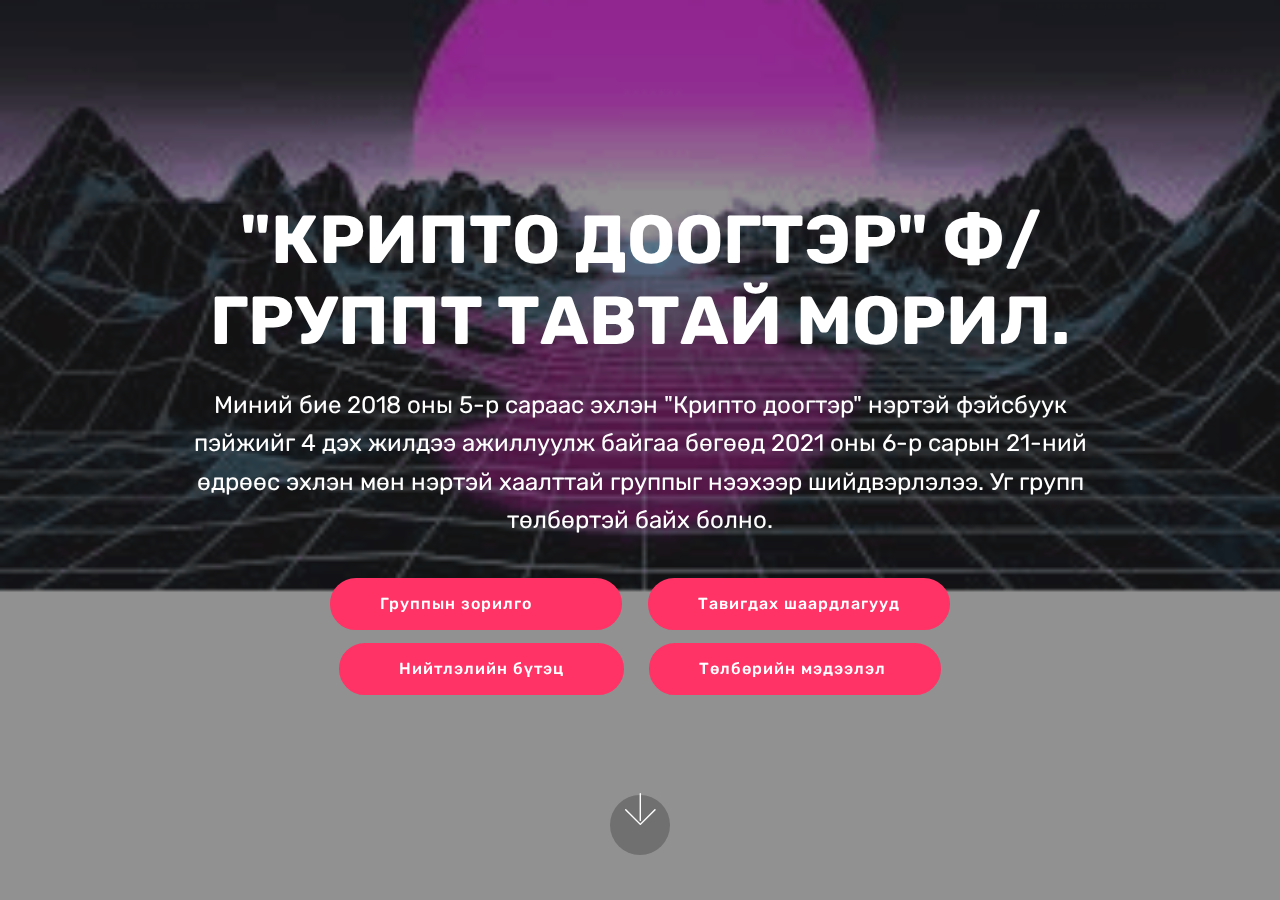
<file: index.html>
<!DOCTYPE html>
<html  >
<head>
  <!-- Site made with Mobirise Website Builder v4.12.1, https://mobirise.com -->
  <meta charset="UTF-8">
  <meta http-equiv="X-UA-Compatible" content="IE=edge">
  <meta name="generator" content="Mobirise v4.12.1, mobirise.com">
  <meta name="viewport" content="width=device-width, initial-scale=1, minimum-scale=1">
  <link rel="shortcut icon" href="assets/images/logo4.png" type="image/x-icon">
  <meta name="description" content="">
  
  <title>Home</title>
  <link rel="stylesheet" href="assets/web/assets/mobirise-icons/mobirise-icons.css">
  <link rel="stylesheet" href="assets/bootstrap/css/bootstrap.min.css">
  <link rel="stylesheet" href="assets/bootstrap/css/bootstrap-grid.min.css">
  <link rel="stylesheet" href="assets/bootstrap/css/bootstrap-reboot.min.css">
  <link rel="stylesheet" href="assets/tether/tether.min.css">
  <link rel="stylesheet" href="assets/theme/css/style.css">
  <link rel="preload" as="style" href="assets/mobirise/css/mbr-additional.css"><link rel="stylesheet" href="assets/mobirise/css/mbr-additional.css" type="text/css">
  
  
  
</head>
<body>
  <section class="cid-sAKKXeb5EY mbr-fullscreen mbr-parallax-background" id="header2-f">

    

    <div class="mbr-overlay" style="opacity: 0.5; background-color: rgb(35, 35, 35);"></div>

    <div class="container align-center">
        <div class="row justify-content-md-center">
            <div class="mbr-white col-md-10">
                <h1 class="mbr-section-title mbr-bold pb-3 mbr-fonts-style display-1">"КРИПТО ДООГТЭР" Ф/ГРУППТ ТАВТАЙ МОРИЛ.</h1>
                
                <p class="mbr-text pb-3 mbr-fonts-style display-5">Миний бие 2018 оны 5-р сараас эхлэн "Крипто доогтэр" нэртэй фэйсбуук пэйжийг 4 дэх жилдээ ажиллуулж  байгаа бөгөөд 2021 оны 6-р сарын 21-ний өдрөөс эхлэн мөн нэртэй  хаалттай группыг нээхээр  шийдвэрлэлээ.  Уг групп төлбөртэй байх болно.</p>
                <div class="mbr-section-btn"><a class="btn btn-md btn-secondary display-4" href="page3.html">Группын зорилго &nbsp; &nbsp; &nbsp; &nbsp;</a> <a class="btn btn-md btn-secondary display-4" href="page4.html">Тавигдах шаардлагууд</a> <a class="btn btn-md btn-secondary display-4" href="page1.html">&nbsp; Нийтлэлийн бүтэц &nbsp;</a> <a class="btn btn-md btn-secondary display-4" href="page5.html">Төлбөрийн мэдээлэл&nbsp;</a></div>
            </div>
        </div>
    </div>
    <div class="mbr-arrow hidden-sm-down" aria-hidden="true">
        <a href="#next">
            <i class="mbri-down mbr-iconfont"></i>
        </a>
    </div>
</section>


  <section class="engine"><a href="https://mobirise.info/r">free bootstrap template</a></section><script src="assets/web/assets/jquery/jquery.min.js"></script>
  <script src="assets/popper/popper.min.js"></script>
  <script src="assets/bootstrap/js/bootstrap.min.js"></script>
  <script src="assets/tether/tether.min.js"></script>
  <script src="assets/smoothscroll/smooth-scroll.js"></script>
  <script src="assets/parallax/jarallax.min.js"></script>
  <script src="assets/theme/js/script.js"></script>
  
  
</body>
</html>
</file>
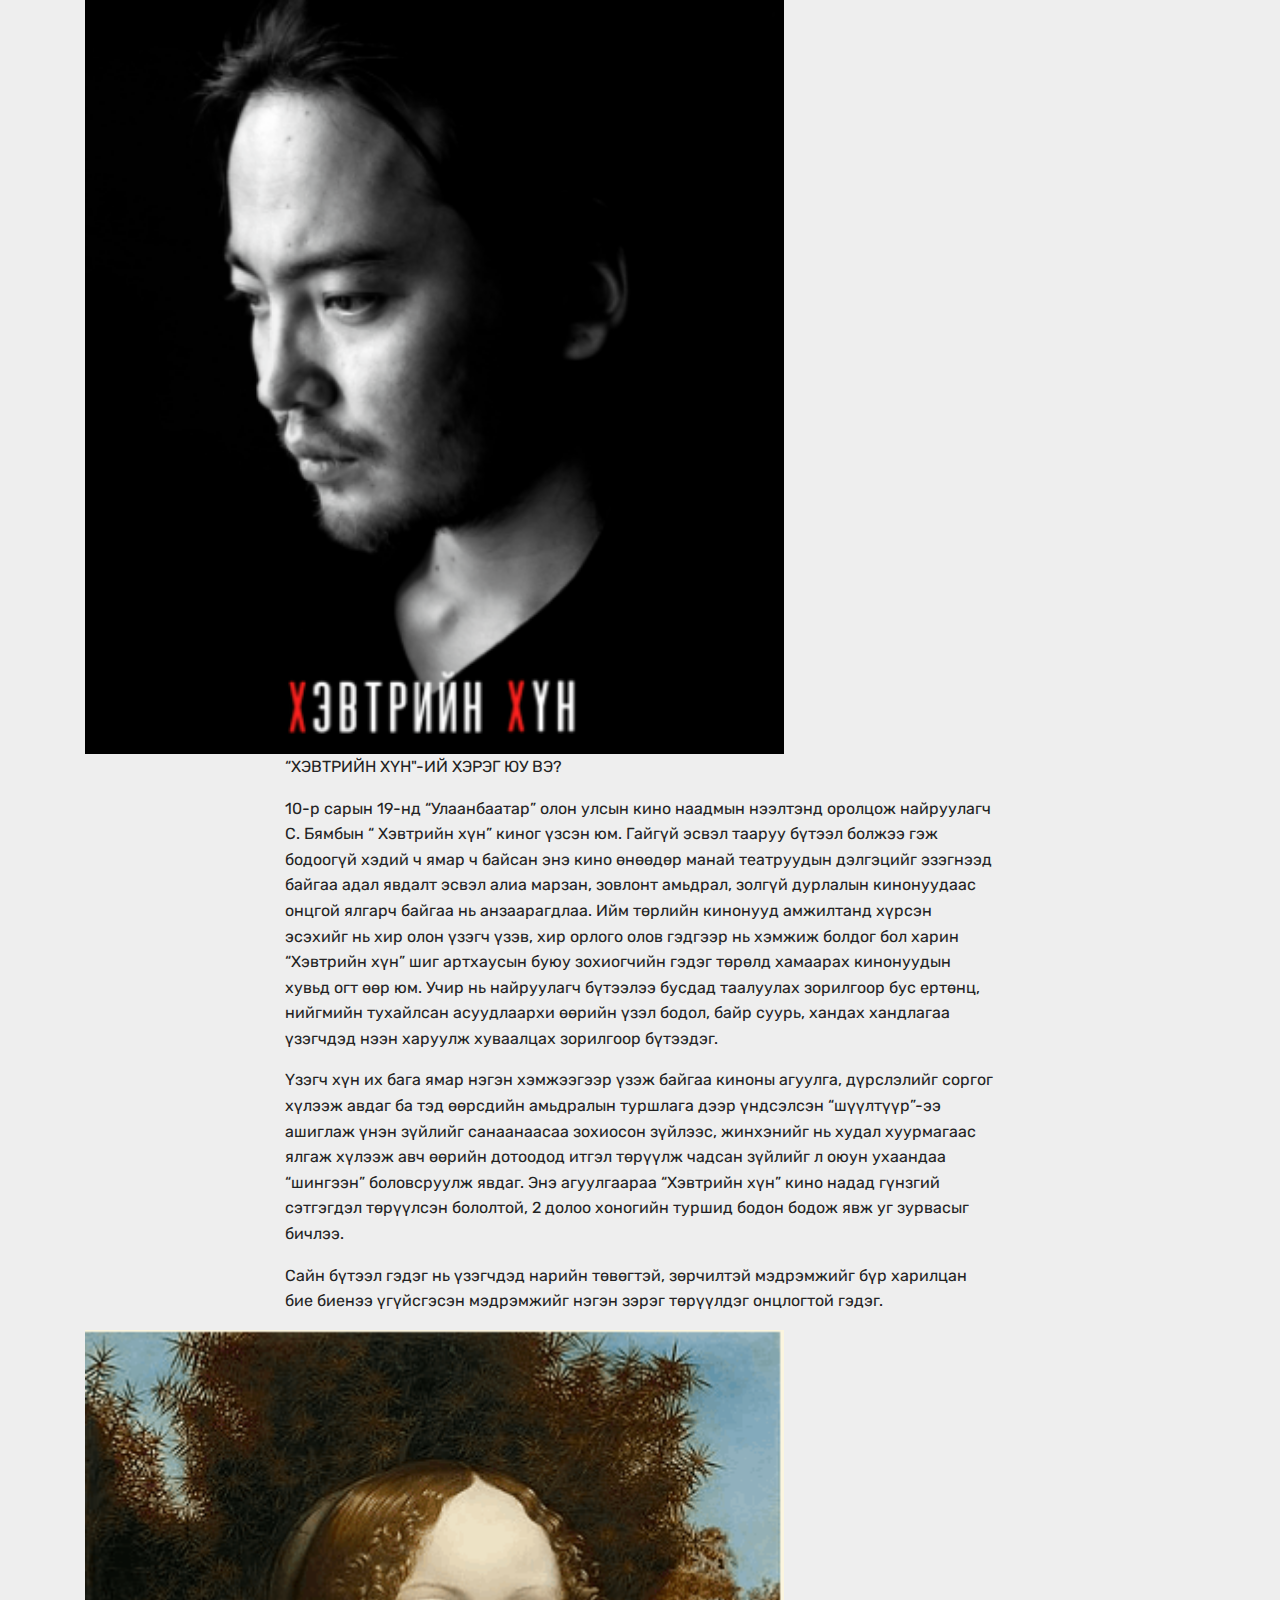
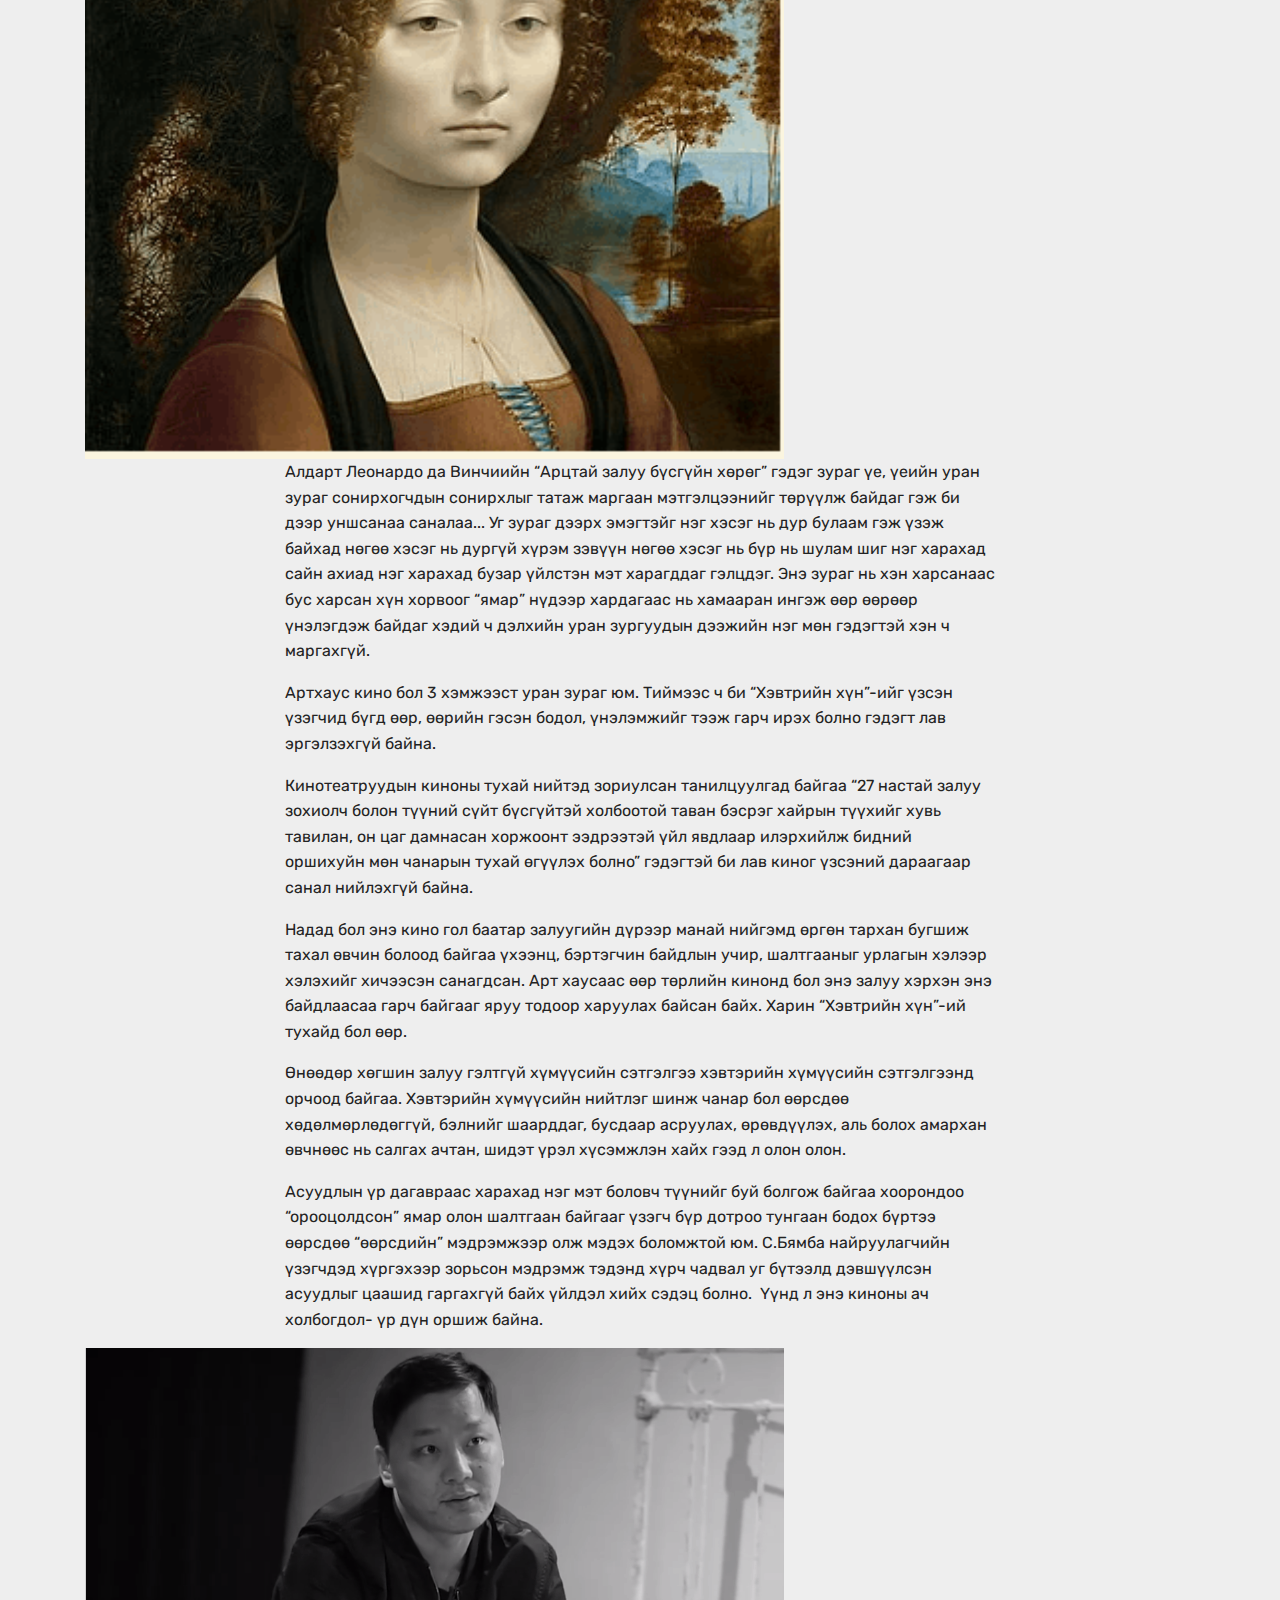
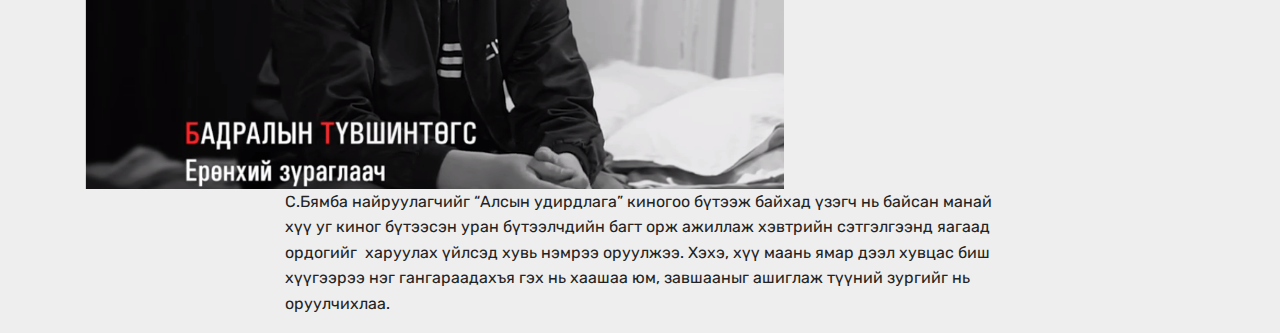
<file: hevtriin hun.html>
<!DOCTYPE html>
<html  >
<head>
  <!-- Site made with Mobirise Website Builder v4.12.1, https://mobirise.com -->
  <meta charset="UTF-8">
  <meta http-equiv="X-UA-Compatible" content="IE=edge">
  <meta name="generator" content="Mobirise v4.12.1, mobirise.com">
  <meta name="viewport" content="width=device-width, initial-scale=1, minimum-scale=1">
  <link rel="shortcut icon" href="assets/images/logo4.png" type="image/x-icon">
  <meta name="description" content="Hevtriin hun kinonii setgegdel">
  
  <title>Хэвтрийн хүн</title>
  <link rel="stylesheet" href="assets/bootstrap/css/bootstrap.min.css">
  <link rel="stylesheet" href="assets/bootstrap/css/bootstrap-grid.min.css">
  <link rel="stylesheet" href="assets/bootstrap/css/bootstrap-reboot.min.css">
  <link rel="stylesheet" href="assets/tether/tether.min.css">
  <link rel="stylesheet" href="assets/theme/css/style.css">
  <link rel="preload" as="style" href="assets/mobirise/css/mbr-additional.css"><link rel="stylesheet" href="assets/mobirise/css/mbr-additional.css" type="text/css">
  
  
  
</head>
<body>
  <section class="cid-seXHlED2yF" id="image3-o">

    

    <figure class="mbr-figure container">
            <div class="image-block" style="width: 63%;">
                <img src="assets/images/hevtriin-hu-1-371x400.png" width="1400" alt="Mobirise" title="">
                
            </div>
    </figure>
</section>

<section class="engine"><a href="https://mobirise.info/f">easy website builder</a></section><section class="mbr-section article content1 cid-seXHsRKFYq" id="content1-r">
    
     

    <div class="container">
        <div class="media-container-row">
            <div class="mbr-text col-12 mbr-fonts-style display-7 col-md-8"><p><span style="font-size: 1rem;">“ХЭВТРИЙН ХҮН"-ИЙ ХЭРЭГ ЮУ ВЭ?</span></p><p><span style="font-size: 1rem;">10-р сарын 19-нд “Улаанбаатар” олон улсын кино наадмын нээлтэнд  оролцож найруулагч С. Бямбын “ Хэвтрийн хүн” киног үзсэн юм.   Гайгүй эсвэл  тааруу бүтээл болжээ гэж бодоогүй хэдий ч ямар ч байсан энэ кино өнөөдөр манай театруудын дэлгэцийг эзэгнээд байгаа адал явдалт эсвэл  алиа марзан, зовлонт амьдрал, золгүй дурлалын кинонуудаас онцгой ялгарч байгаа нь анзаарагдлаа. Ийм төрлийн кинонууд амжилтанд хүрсэн эсэхийг нь хир олон үзэгч үзэв, хир орлого олов гэдгээр нь хэмжиж болдог бол  харин “Хэвтрийн хүн” шиг артхаусын буюу зохиогчийн гэдэг  төрөлд хамаарах кинонуудын хувьд огт өөр юм. Учир нь найруулагч  бүтээлээ бусдад таалуулах зорилгоор бус ертөнц, нийгмийн тухайлсан асуудлаархи өөрийн үзэл бодол, байр суурь, хандах хандлагаа үзэгчдэд нээн харуулж хуваалцах зорилгоор бүтээдэг. &nbsp;
</span></p><p><span style="font-size: 1rem;">Үзэгч хүн их бага ямар нэгэн хэмжээгээр үзэж байгаа киноны агуулга, дүрслэлийг соргог хүлээж авдаг ба тэд өөрсдийн амьдралын туршлага дээр үндсэлсэн “шүүлтүүр”-ээ ашиглаж үнэн зүйлийг  санаанаасаа зохиосон зүйлээс,  жинхэнийг нь худал хуурмагаас ялгаж хүлээж авч өөрийн дотоодод итгэл төрүүлж чадсан  зүйлийг л оюун ухаандаа “шингээн” боловсруулж явдаг.  Энэ агуулгаараа “Хэвтрийн хүн” кино надад  гүнзгий сэтгэгдэл төрүүлсэн бололтой, 2 долоо хоногийн туршид бодон бодож явж уг зурвасыг бичлээ.
</span></p><p><span style="font-size: 1rem;">Сайн бүтээл гэдэг нь үзэгчдэд нарийн төвөгтэй, зөрчилтэй мэдрэмжийг  бүр харилцан бие биенээ үгүйсгэсэн мэдрэмжийг нэгэн зэрэг төрүүлдэг онцлогтой гэдэг. &nbsp;</span><br></p><p></p></div>
        </div>
    </div>
</section>

<section class="cid-seXHrmE23Y" id="image3-q">

    

    <figure class="mbr-figure container">
            <div class="image-block" style="width: 63%;">
                <img src="assets/images/-1-351x366.png" width="1400" alt="Mobirise" title="">
                
            </div>
    </figure>
</section>

<section class="mbr-section article content1 cid-seXHodhtHP" id="content1-p">
    
     

    <div class="container">
        <div class="media-container-row">
            <div class="mbr-text col-12 mbr-fonts-style display-7 col-md-8"><p><span style="font-size: 1rem;">Алдарт   Леонардо да Винчиийн  “Арцтай залуу бүсгүйн хөрөг” гэдэг зураг үе, үеийн  уран зураг сонирхогчдын сонирхлыг татаж маргаан мэтгэлцээнийг төрүүлж байдаг гэж би дээр уншсанаа саналаа... Уг зураг дээрх эмэгтэйг нэг хэсэг нь дур булаам гэж үзэж байхад нөгөө хэсэг нь дургүй хүрэм зэвүүн нөгөө хэсэг нь бүр нь шулам шиг нэг харахад сайн  ахиад нэг харахад бузар үйлстэн мэт харагддаг гэлцдэг. Энэ  зураг нь хэн харсанаас бус харсан хүн хорвоог “ямар” нүдээр хардагаас нь хамааран ингэж өөр өөрөөр үнэлэгдэж байдаг хэдий ч дэлхийн уран зургуудын дээжийн нэг мөн гэдэгтэй хэн ч маргахгүй. &nbsp; &nbsp;&nbsp;</span></p><p><span style="font-size: 1rem;">Артхаус кино бол 3 хэмжээст уран зураг юм. Тиймээс ч би “Хэвтрийн хүн”-ийг   үзсэн үзэгчид бүгд өөр, өөрийн гэсэн бодол, үнэлэмжийг  тээж гарч ирэх болно гэдэгт  лав эргэлзэхгүй байна.&nbsp;
</span></p><p><span style="font-size: 1rem;">Кинотеатруудын киноны тухай  нийтэд зориулсан танилцуулгад байгаа    “27 настай залуу зохиолч болон түүний сүйт бүсгүйтэй холбоотой таван бэсрэг хайрын түүхийг хувь тавилан, он цаг дамнасан хоржоонт ээдрээтэй үйл явдлаар илэрхийлж бидний оршихуйн мөн чанарын тухай өгүүлэх болно” гэдэгтэй би лав киног үзсэний дараагаар санал нийлэхгүй байна. &nbsp;</span></p><p><span style="font-size: 1rem;">Надад бол энэ кино гол баатар залуугийн дүрээр манай нийгэмд өргөн тархан бугшиж тахал өвчин болоод байгаа үхээнц, бэртэгчин байдлын учир, шалтгааныг урлагын хэлээр хэлэхийг хичээсэн санагдсан.  Арт хаусаас өөр төрлийн кинонд бол энэ залуу хэрхэн энэ байдлаасаа гарч байгааг яруу тодоор харуулах байсан байх. Харин “Хэвтрийн хүн”-ий тухайд бол өөр.&nbsp;
</span></p><p><span style="font-size: 1rem;">Өнөөдөр хөгшин залуу гэлтгүй хүмүүсийн сэтгэлгээ хэвтэрийн хүмүүсийн сэтгэлгээнд орчоод байгаа. Хэвтэрийн хүмүүсийн нийтлэг шинж чанар бол өөрсдөө хөдөлмөрлөдөггүй, бэлнийг шаарддаг, бусдаар асруулах, өрөвдүүлэх, аль болох амархан өвчнөөс нь салгах ачтан, шидэт үрэл хүсэмжлэн хайх гээд л олон олон.&nbsp;
</span></p><p><span style="font-size: 1rem;">Асуудлын үр дагавраас харахад нэг мэт боловч түүнийг буй болгож байгаа хоорондоо “орооцолдсон” ямар олон шалтгаан байгааг  үзэгч бүр дотроо тунгаан бодох бүртээ өөрсдөө “өөрсдийн” мэдрэмжээр олж мэдэх боломжтой юм. С.Бямба найруулагчийн үзэгчдэд хүргэхээр зорьсон мэдрэмж тэдэнд хүрч чадвал уг бүтээлд дэвшүүлсэн асуудлыг цаашид гаргахгүй байх үйлдэл хийх сэдэц болно.&nbsp; 
</span><span style="font-size: 1rem;">Үүнд л энэ киноны ач холбогдол- үр дүн оршиж байна. &nbsp; &nbsp; &nbsp;</span></p><p></p></div>
        </div>
    </div>
</section>

<section class="cid-seXIvUZOl4" id="image3-s">

    

    <figure class="mbr-figure container">
            <div class="image-block" style="width: 63%;">
                <img src="assets/images/tuunuu-969x610.png" width="1400" alt="Mobirise" title="">
                
            </div>
    </figure>
</section>

<section class="mbr-section article content1 cid-seXIFtxG0G" id="content1-t">
    
     

    <div class="container">
        <div class="media-container-row">
            <div class="mbr-text col-12 mbr-fonts-style display-7 col-md-8"><p>С.Бямба найруулагчийг  “Алсын удирдлага” киногоо бүтээж байхад үзэгч нь байсан манай хүү уг киног бүтээсэн уран бүтээлчдийн багт орж ажиллаж хэвтрийн сэтгэлгээнд яагаад ордогийг &nbsp;харуулах үйлсэд хувь нэмрээ оруулжээ.  Хэхэ,  хүү маань ямар дээл хувцас биш хүүгээрээ нэг гангараадахъя гэх нь хаашаа юм, завшааныг ашиглаж түүний зургийг нь оруулчихлаа. &nbsp; &nbsp;</p><p></p></div>
        </div>
    </div>
</section>


  <script src="assets/web/assets/jquery/jquery.min.js"></script>
  <script src="assets/popper/popper.min.js"></script>
  <script src="assets/bootstrap/js/bootstrap.min.js"></script>
  <script src="assets/tether/tether.min.js"></script>
  <script src="assets/smoothscroll/smooth-scroll.js"></script>
  <script src="assets/theme/js/script.js"></script>
  
  
</body>
</html>
</file>
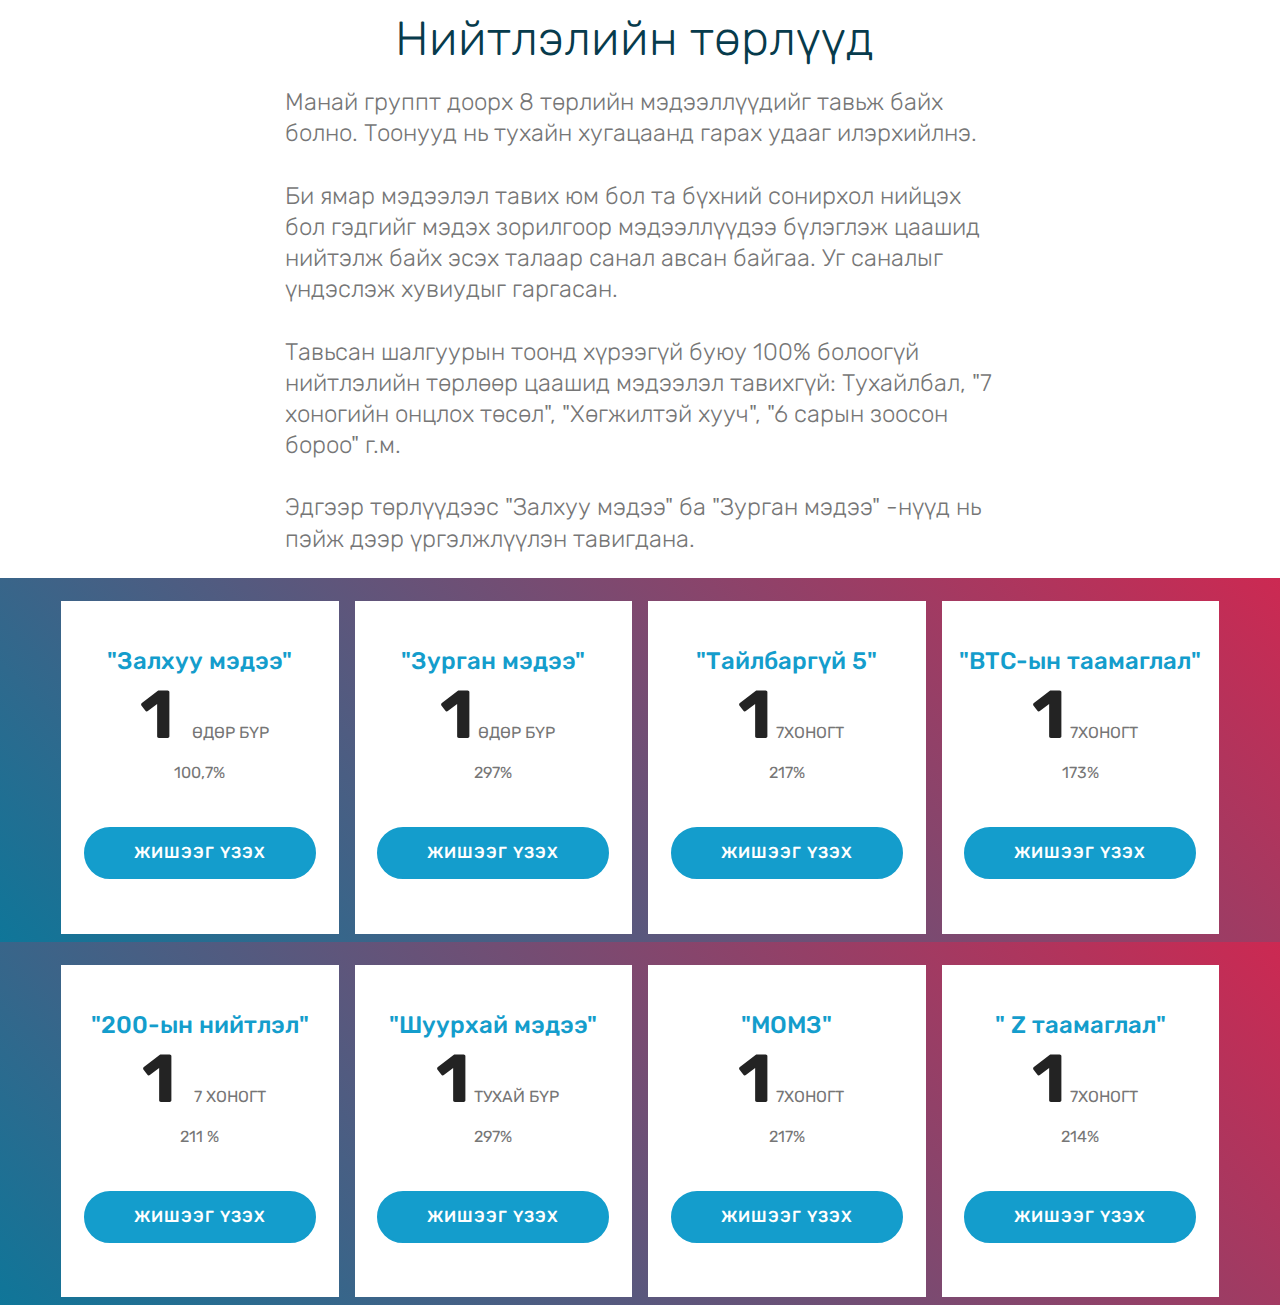
<file: page1.html>
<!DOCTYPE html>
<html  >
<head>
  <!-- Site made with Mobirise Website Builder v4.12.1, https://mobirise.com -->
  <meta charset="UTF-8">
  <meta http-equiv="X-UA-Compatible" content="IE=edge">
  <meta name="generator" content="Mobirise v4.12.1, mobirise.com">
  <meta name="viewport" content="width=device-width, initial-scale=1, minimum-scale=1">
  <link rel="shortcut icon" href="assets/images/logo4.png" type="image/x-icon">
  <meta name="description" content="Web Page Generator Description">
  
  <title>Төрлүүд</title>
  <link rel="stylesheet" href="assets/bootstrap/css/bootstrap.min.css">
  <link rel="stylesheet" href="assets/bootstrap/css/bootstrap-grid.min.css">
  <link rel="stylesheet" href="assets/bootstrap/css/bootstrap-reboot.min.css">
  <link rel="stylesheet" href="assets/tether/tether.min.css">
  <link rel="stylesheet" href="assets/theme/css/style.css">
  <link rel="preload" as="style" href="assets/mobirise/css/mbr-additional.css"><link rel="stylesheet" href="assets/mobirise/css/mbr-additional.css" type="text/css">
  
  
  
</head>
<body>
  <section class="mbr-section content4 cid-sAzlavJzhe" id="content4-4">

    

    <div class="container">
        <div class="media-container-row">
            <div class="title col-12 col-md-8">
                <h2 class="align-center pb-3 mbr-fonts-style display-2">Нийтлэлийн төрлүүд&nbsp;</h2>
                <h3 class="mbr-section-subtitle align-center mbr-light mbr-fonts-style display-5">Манай группт доорх 8 төрлийн мэдээллүүдийг тавьж байх болно. Тоонууд нь тухайн хугацаанд гарах удааг илэрхийлнэ. <br><br>Би ямар мэдээлэл тавих юм бол та бүхний сонирхол нийцэх бол гэдгийг мэдэх зорилгоор мэдээллүүдээ бүлэглэж цаашид нийтэлж байх эсэх талаар санал авсан байгаа. Уг саналыг үндэслэж хувиудыг гаргасан. <br><br>Тавьсан шалгуурын тоонд хүрээгүй буюу 100% болоогүй нийтлэлийн төрлөөр цаашид мэдээлэл тавихгүй: Тухайлбал, "7 хоногийн онцлох төсөл", "Хөгжилтэй хууч", "6 сарын зоосон бороо" г.м. <br><br>Эдгээр төрлүүдээс "Залхуу мэдээ" ба "Зурган мэдээ" -нүүд нь пэйж дээр үргэлжлүүлэн тавигдана.&nbsp;</h3>
                
            </div>
        </div>
    </div>
</section>

<section class="engine"><a href="https://mobirise.info/s">free bootstrap theme</a></section><section class="pricing-table1 cid-sAzkKWGUKu" id="pricing-tables1-1">

    

    
    <div class="container">
        <div class="media-container-row">

            <div class="plan col-12 mx-2 my-2 justify-content-center col-lg-3">
                <div class="plan-header text-center pt-5">
                    <h3 class="plan-title mbr-fonts-style display-5">"Залхуу мэдээ"</h3>
                    <div class="plan-price">
                        <span class="price-value mbr-fonts-style display-5">&nbsp;</span>
                        <span class="price-figure mbr-fonts-style display-1">1&nbsp;</span>
                        <small class="price-term mbr-fonts-style display-7">ӨДӨР БҮР</small>
                    </div>
                </div>
                <div class="plan-body pb-5">
                    <div class="plan-list align-center">
                        <ul class="list-group list-group-flush mbr-fonts-style display-7">
                            <li class="list-group-item">100,7%</li>
                        </ul>
                    </div>
                    <div class="mbr-section-btn text-center pt-4"><a href="https://www.facebook.com/highbaagii/posts/965808014232043?__cft__[0]=AZVFQCZ_xWCPctSl1Uzsn3Lmo8Ycvbn7-j-IJSiKxvnHgmXBKD6egRXtrvncRU69FezfCDUTSd2swOAhbG8fs6E6X7_o2qPdRGbN8cGo_q5pHqcMWJiZTKUqbNpKSvMcGmWQNbWqeKvfrcqtmZmStcy9JfdVNpIu9f13pJuHNP0Frg&__tn__=%2CO%2CP-R" class="btn btn-primary display-4">ЖИШЭЭГ ҮЗЭХ</a></div>
                </div>
            </div>

            <div class="plan col-12 mx-2 my-2 justify-content-center col-lg-3">
                <div class="plan-header text-center pt-5">
                    <h3 class="plan-title mbr-fonts-style display-5">"Зурган мэдээ"</h3>
                    <div class="plan-price">
                        <span class="price-value mbr-fonts-style display-5">&nbsp;</span>
                        <span class="price-figure mbr-fonts-style display-1">1</span>
                        <small class="price-term mbr-fonts-style display-7">ӨДӨР БҮР</small>
                    </div>
                </div>
                <div class="plan-body pb-5">
                    <div class="plan-list align-center">
                        <ul class="list-group list-group-flush mbr-fonts-style display-7">
                            <li class="list-group-item">297%</li>
                        </ul>
                    </div>
                    <div class="mbr-section-btn text-center pt-4"><a href="https://www.facebook.com/highbaagii/posts/965231584289686?__cft__[0]=AZXP8BIDS3QBCsprpzTXxW-_7vIBDfxHv9sp1fBRtKwlgAIEnzHVzTRFUwELMRY9VwJBgWpYmiAW9zf_QY7B74ukKb4GzRyHB-1aq30DDwTgB1eRUTX2rMKCKThIbj8vjoaL2b-B6jPyQ2DRkfouASdnjKbjaQ0becE-n7GlxjCV0Q&__tn__=%2CO%2CP-R" class="btn btn-primary display-4">ЖИШЭЭГ ҮЗЭХ</a></div>
                </div>
            </div>

            <div class="plan col-12 mx-2 my-2 justify-content-center col-lg-3">
                <div class="plan-header text-center pt-5">
                    <h3 class="plan-title mbr-fonts-style display-5">"Тайлбаргүй 5"</h3>
                    <div class="plan-price">
                        <span class="price-value mbr-fonts-style display-5">&nbsp;</span>
                        <span class="price-figure mbr-fonts-style display-1">1</span>
                        <small class="price-term mbr-fonts-style display-7">7ХОНОГТ</small>
                    </div>
                </div>
                <div class="plan-body pb-5">
                    <div class="plan-list align-center">
                        <ul class="list-group list-group-flush mbr-fonts-style display-7">
                            <li class="list-group-item">217%</li>
                        </ul>
                    </div>
                    <div class="mbr-section-btn text-center pt-4"><a href="https://www.facebook.com/highbaagii/posts/964631357683042?__cft__[0]=AZVW_hIqE6UIBa4JbAIDjeAHHi7m_md3MFmK8g6RiZb8IrDrmsS-Og75NmCvpnuprPTVrmQ0c54557OmA0O6Crv2GOLhxol5QwUoIaPrsUPG-Feiu0MhkTv42Sfh43rXO1AKviBgRZQzL98rlFBa0CulY5G2NtfXFEHvMxuct_d3IQ&__tn__=%2CO%2CP-R" class="btn btn-primary display-4">ЖИШЭЭГ ҮЗЭХ</a></div>
                </div>
            </div>

            <div class="plan col-12 mx-2 my-2 justify-content-center col-lg-3">
                <div class="plan-header text-center pt-5">
                    <h3 class="plan-title mbr-fonts-style display-5">"ВТС-ын таамаглал"</h3>
                    <div class="plan-price">
                        <span class="price-value mbr-fonts-style display-5">&nbsp;</span>
                        <span class="price-figure mbr-fonts-style display-1">
                            1</span>
                        <small class="price-term mbr-fonts-style display-7">7ХОНОГТ</small>
                    </div>
                </div>
                <div class="plan-body pb-5">
                    <div class="plan-list align-center">
                        <ul class="list-group list-group-flush mbr-fonts-style display-7">
                            <li class="list-group-item">173%</li>
                        </ul>
                    </div>
                    <div class="mbr-section-btn text-center pt-4"><a href="https://www.facebook.com/highbaagii/posts/956019478544230?__cft__[0]=AZXSlbTpDddBCiEqJvrQyV2FGw_hO9JS-P-RMwBtqxHxsnHwNwbERBOfCac1zh4fvxqPocJv3DmWvOL4Ke9eY1Ki8wBvw9X7BF-fSeRPdpCMS_QFtoXHwl6cwb7oO59YcgpaK3Wb1HGQglq6I-q5J-oSfvRhPpuhIO4OMpxIUIJzTg&__tn__=%2CO%2CP-R" class="btn btn-primary display-4">ЖИШЭЭГ ҮЗЭХ</a></div>
                </div>
            </div>
        </div>
    </div>
</section>

<section class="pricing-table1 cid-sAzkPkcpBy" id="pricing-tables1-3">

    

    
    <div class="container">
        <div class="media-container-row">

            <div class="plan col-12 mx-2 my-2 justify-content-center col-lg-3">
                <div class="plan-header text-center pt-5">
                    <h3 class="plan-title mbr-fonts-style display-5">"200-ын нийтлэл"</h3>
                    <div class="plan-price">
                        <span class="price-value mbr-fonts-style display-5">&nbsp;</span>
                        <span class="price-figure mbr-fonts-style display-1">1&nbsp;</span>
                        <small class="price-term mbr-fonts-style display-7">7 ХОНОГТ</small>
                    </div>
                </div>
                <div class="plan-body pb-5">
                    <div class="plan-list align-center">
                        <ul class="list-group list-group-flush mbr-fonts-style display-7">
                            <li class="list-group-item">211 %</li>
                        </ul>
                    </div>
                    <div class="mbr-section-btn text-center pt-4"><a href="https://www.facebook.com/highbaagii/posts/942133309932847?__cft__[0]=AZXCkv8qAdWdGrSEfU1swsl8aLwLSWtMx-wJDq1_XVMbk6qar2N32BitPayAKai0Vns0VSzRW9t0fWhB0m8V-p6zMNdF9Co278G_mCZoSj26IdOTZ4eKc95BntBTUszDSq8FvMRTRNRg2uYK86Jbt4R3s3z5rRADzFMwInaXpdTupA&__tn__=%2CO%2CP-R" class="btn btn-primary display-4">ЖИШЭЭГ ҮЗЭХ</a></div>
                </div>
            </div>

            <div class="plan col-12 mx-2 my-2 justify-content-center col-lg-3">
                <div class="plan-header text-center pt-5">
                    <h3 class="plan-title mbr-fonts-style display-5">"Шуурхай мэдээ"</h3>
                    <div class="plan-price">
                        <span class="price-value mbr-fonts-style display-5">&nbsp;</span>
                        <span class="price-figure mbr-fonts-style display-1">1</span>
                        <small class="price-term mbr-fonts-style display-7">ТУХАЙ БҮР</small>
                    </div>
                </div>
                <div class="plan-body pb-5">
                    <div class="plan-list align-center">
                        <ul class="list-group list-group-flush mbr-fonts-style display-7">
                            <li class="list-group-item">297%</li>
                        </ul>
                    </div>
                    <div class="mbr-section-btn text-center pt-4"><a href="https://www.facebook.com/highbaagii/posts/964153457730832?__cft__[0]=AZXysj1yl_1O8rqFcSk8uZmb0eUliJy0zATc8o1NFxvrhhUzah8vU3mjRA1OgV1vnu-C07IWm1ZNBwXJqe-PK1dJLwo-AQDwotsijP3LnDpNDB-A12QuATqwe0QMr_Jg3J3H09SCC74Cf2Sw7y0xOYHPnGAx4YGvBpAVtUfQY5Fh1w&__tn__=%2CO%2CP-R" class="btn btn-primary display-4">ЖИШЭЭГ ҮЗЭХ</a></div>
                </div>
            </div>

            <div class="plan col-12 mx-2 my-2 justify-content-center col-lg-3">
                <div class="plan-header text-center pt-5">
                    <h3 class="plan-title mbr-fonts-style display-5">"МОМЗ"</h3>
                    <div class="plan-price">
                        <span class="price-value mbr-fonts-style display-5">&nbsp;</span>
                        <span class="price-figure mbr-fonts-style display-1">1</span>
                        <small class="price-term mbr-fonts-style display-7">7ХОНОГТ</small>
                    </div>
                </div>
                <div class="plan-body pb-5">
                    <div class="plan-list align-center">
                        <ul class="list-group list-group-flush mbr-fonts-style display-7">
                            <li class="list-group-item">217%</li>
                        </ul>
                    </div>
                    <div class="mbr-section-btn text-center pt-4"><a href="https://www.facebook.com/highbaagii/posts/964221564390688?__cft__[0]=AZWKd9mL6mkElaIy6u-6QIAaSXH7YyTGY7vx_GKutBSVKprcONWMl8GorL7wHr2So7oIt4K8-fYcs7TwRzLw573pNZij5ztwtp8ASazeiPXhWYE69c2z5pKZAaIRmJTBhTQuXQIl1i5qidHb9qpZHOQUZCYRKbK_-lF8RfN80d-ScA&__tn__=%2CO%2CP-R" class="btn btn-primary display-4">ЖИШЭЭГ ҮЗЭХ</a></div>
                </div>
            </div>

            <div class="plan col-12 mx-2 my-2 justify-content-center col-lg-3">
                <div class="plan-header text-center pt-5">
                    <h3 class="plan-title mbr-fonts-style display-5">" Z таамаглал"</h3>
                    <div class="plan-price">
                        <span class="price-value mbr-fonts-style display-5">&nbsp;</span>
                        <span class="price-figure mbr-fonts-style display-1">
                            1</span>
                        <small class="price-term mbr-fonts-style display-7">7ХОНОГТ</small>
                    </div>
                </div>
                <div class="plan-body pb-5">
                    <div class="plan-list align-center">
                        <ul class="list-group list-group-flush mbr-fonts-style display-7">
                            <li class="list-group-item">214%</li>
                        </ul>
                    </div>
                    <div class="mbr-section-btn text-center pt-4"><a href="https://www.facebook.com/highbaagii/posts/964937007652477?__cft__[0]=AZXKRQvLhOifCuFfGjHdneY7iInQb1Pq0yB5AtMJZN6qGbxzkFb0unLfkG_EdZ6sSPYulwC53TGjN7SkdxO9Cnj-T8Fgy4grGx8QolL7-MO6NBRQo0LI2Fc6ukgxGFhJvOLrYmLoJ8RlztmweERoN0YvqQHmGxbtFTOJnVPZNiizjA&__tn__=%2CO%2CP-R" class="btn btn-primary display-4">ЖИШЭЭГ ҮЗЭХ</a></div>
                </div>
            </div>
        </div>
    </div>
</section>


  <script src="assets/web/assets/jquery/jquery.min.js"></script>
  <script src="assets/popper/popper.min.js"></script>
  <script src="assets/bootstrap/js/bootstrap.min.js"></script>
  <script src="assets/tether/tether.min.js"></script>
  <script src="assets/smoothscroll/smooth-scroll.js"></script>
  <script src="assets/theme/js/script.js"></script>
  
  
</body>
</html>
</file>
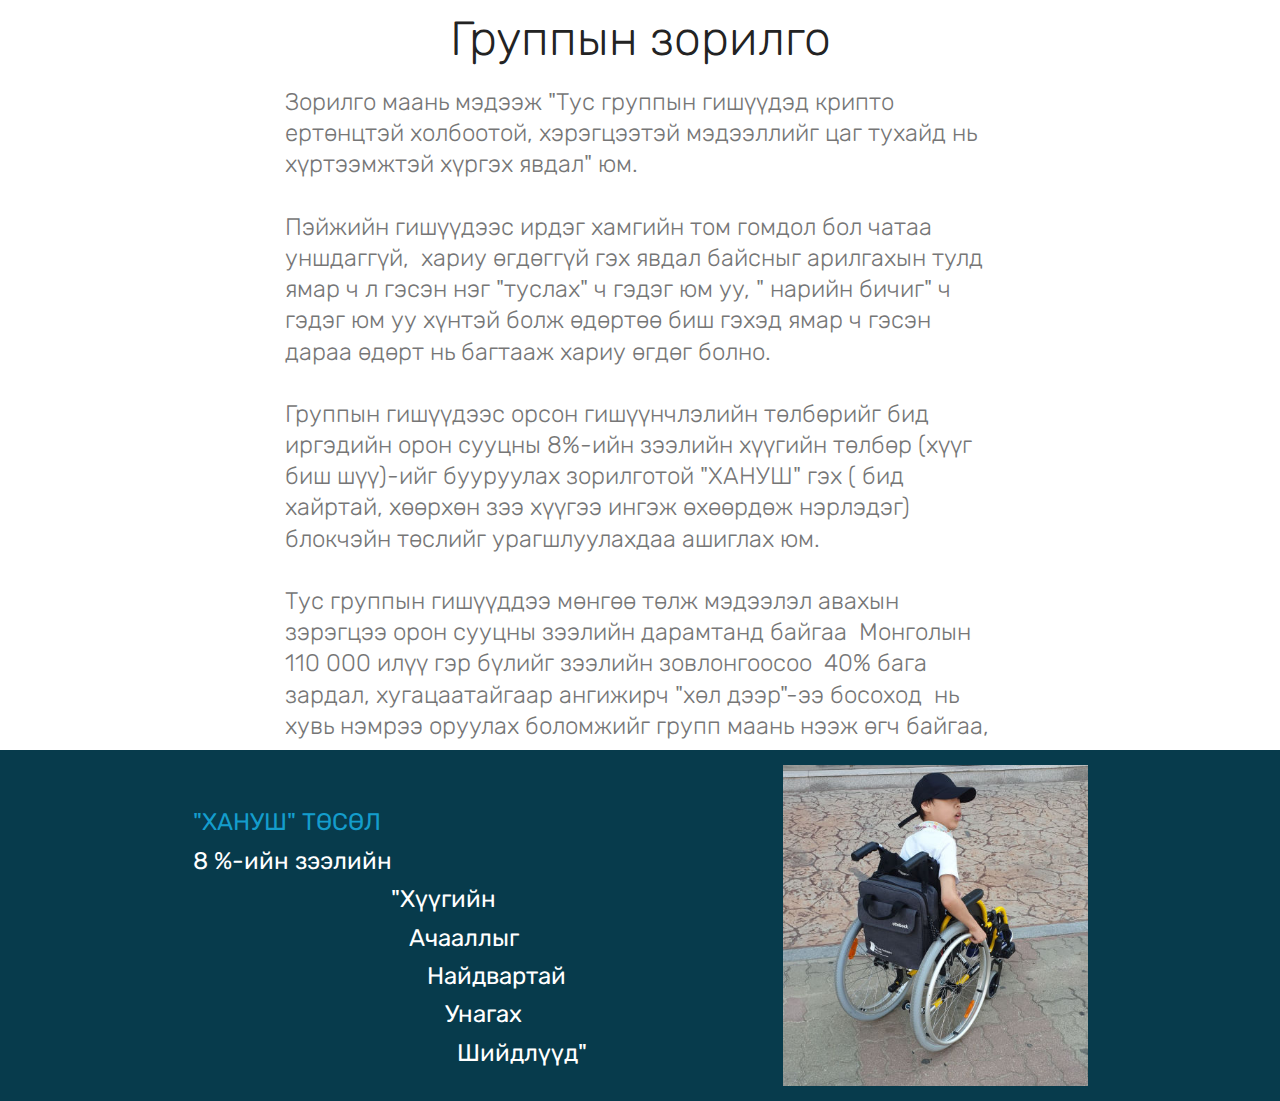
<file: page3.html>
<!DOCTYPE html>
<html  >
<head>
  <!-- Site made with Mobirise Website Builder v4.12.1, https://mobirise.com -->
  <meta charset="UTF-8">
  <meta http-equiv="X-UA-Compatible" content="IE=edge">
  <meta name="generator" content="Mobirise v4.12.1, mobirise.com">
  <meta name="viewport" content="width=device-width, initial-scale=1, minimum-scale=1">
  <link rel="shortcut icon" href="assets/images/logo4.png" type="image/x-icon">
  <meta name="description" content="Website Maker Description">
  
  <title>Группын зорилго</title>
  <link rel="stylesheet" href="assets/bootstrap/css/bootstrap.min.css">
  <link rel="stylesheet" href="assets/bootstrap/css/bootstrap-grid.min.css">
  <link rel="stylesheet" href="assets/bootstrap/css/bootstrap-reboot.min.css">
  <link rel="stylesheet" href="assets/tether/tether.min.css">
  <link rel="stylesheet" href="assets/theme/css/style.css">
  <link rel="preload" as="style" href="assets/mobirise/css/mbr-additional.css"><link rel="stylesheet" href="assets/mobirise/css/mbr-additional.css" type="text/css">
  
  
  
</head>
<body>
  <section class="mbr-section content4 cid-sAzMJIi7rU" id="content4-5">

    

    <div class="container">
        <div class="media-container-row">
            <div class="title col-12 col-md-8">
                <h2 class="align-center pb-3 mbr-fonts-style display-2">Группын зорилго</h2>
                <h3 class="mbr-section-subtitle align-center mbr-light mbr-fonts-style display-5">Зорилго маань мэдээж "Тус группын гишүүдэд крипто ертөнцтэй холбоотой, хэрэгцээтэй мэдээллийг цаг тухайд нь хүртээмжтэй хүргэх явдал" юм.&nbsp;<br><br>Пэйжийн гишүүдээс ирдэг хамгийн том гомдол бол чатаа уншдаггүй, &nbsp;хариу өгдөггүй гэх явдал байсныг арилгахын тулд ямар ч л гэсэн нэг "туслах" ч гэдэг юм уу, " нарийн бичиг" ч гэдэг юм уу хүнтэй болж өдөртөө биш гэхэд ямар ч гэсэн дараа өдөрт нь багтааж хариу өгдөг болно.&nbsp;<br><br>Группын гишүүдээс орсон гишүүнчлэлийн төлбөрийг бид иргэдийн орон сууцны 8%-ийн зээлийн хүүгийн төлбөр (хүүг биш шүү)-ийг бууруулах зорилготой "ХАНУШ" гэх ( бид хайртай, хөөрхөн зээ хүүгээ ингэж өхөөрдөж нэрлэдэг) блокчэйн төслийг урагшлуулахдаа ашиглах юм.<br><br>Тус группын гишүүддээ мөнгөө төлж мэдээлэл авахын зэрэгцээ орон сууцны зээлийн дарамтанд байгаа &nbsp;Монголын 110 000 илүү гэр бүлийг зээлийн зовлонгоосоо &nbsp;40% бага зардал, хугацаатайгаар ангижирч "хөл дээр"-ээ босоход &nbsp;нь хувь нэмрээ оруулах боломжийг групп маань нээж өгч байгаа,<br></h3>
                
            </div>
        </div>
    </div>
</section>

<section class="engine"><a href="https://mobirise.info/z">best free html templates</a></section><section class="mbr-section content7 cid-sAA4TEnQw4" id="content7-a">
          
    

    <div class="container">
        <div class="media-container-row">
            <div class="col-12 col-md-10">
                <div class="media-container-row">
                    <div class="media-content">
                        <div class="mbr-section-text">
                            <p class="mbr-text align-right mb-0 mbr-fonts-style display-5">
                               <strong><a href="page1.html"><br></a></strong><strong><a href="page1.html">"ХАНУШ" ТӨСӨЛ</a></strong><br>8 %-ийн зээлийн <br>&nbsp; &nbsp; &nbsp; &nbsp; &nbsp; &nbsp; &nbsp; &nbsp; &nbsp; &nbsp; &nbsp; &nbsp; &nbsp; &nbsp; &nbsp; &nbsp; &nbsp;"Хүүгийн &nbsp;<br>&nbsp; &nbsp; &nbsp; &nbsp; &nbsp; &nbsp; &nbsp; &nbsp; &nbsp; &nbsp; &nbsp; &nbsp; &nbsp; &nbsp; &nbsp; &nbsp; &nbsp; &nbsp; Ачааллыг 
<br>&nbsp; &nbsp; &nbsp; &nbsp; &nbsp; &nbsp; &nbsp; &nbsp; &nbsp; &nbsp; &nbsp; &nbsp; &nbsp; &nbsp; &nbsp; &nbsp; &nbsp; &nbsp; &nbsp; &nbsp;Найдвартай &nbsp;<br>&nbsp; &nbsp; &nbsp; &nbsp; &nbsp; &nbsp; &nbsp; &nbsp; &nbsp; &nbsp; &nbsp; &nbsp; &nbsp; &nbsp; &nbsp; &nbsp; &nbsp; &nbsp; &nbsp; &nbsp; &nbsp; Унагах
<br>&nbsp; &nbsp; &nbsp; &nbsp; &nbsp; &nbsp; &nbsp; &nbsp; &nbsp; &nbsp; &nbsp; &nbsp; &nbsp; &nbsp; &nbsp; &nbsp; &nbsp; &nbsp; &nbsp; &nbsp; &nbsp; &nbsp; Шийдлүүд"&nbsp;</p>
                        </div>
                    </div>
                    <div class="mbr-figure" style="width: 65%;">
                     <img src="assets/images/-436x460.jpg" alt="Mobirise" title="">  
                    </div>
                </div>
            </div>
        </div>
    </div>
</section>


  <script src="assets/web/assets/jquery/jquery.min.js"></script>
  <script src="assets/popper/popper.min.js"></script>
  <script src="assets/bootstrap/js/bootstrap.min.js"></script>
  <script src="assets/tether/tether.min.js"></script>
  <script src="assets/smoothscroll/smooth-scroll.js"></script>
  <script src="assets/theme/js/script.js"></script>
  
  
</body>
</html>
</file>
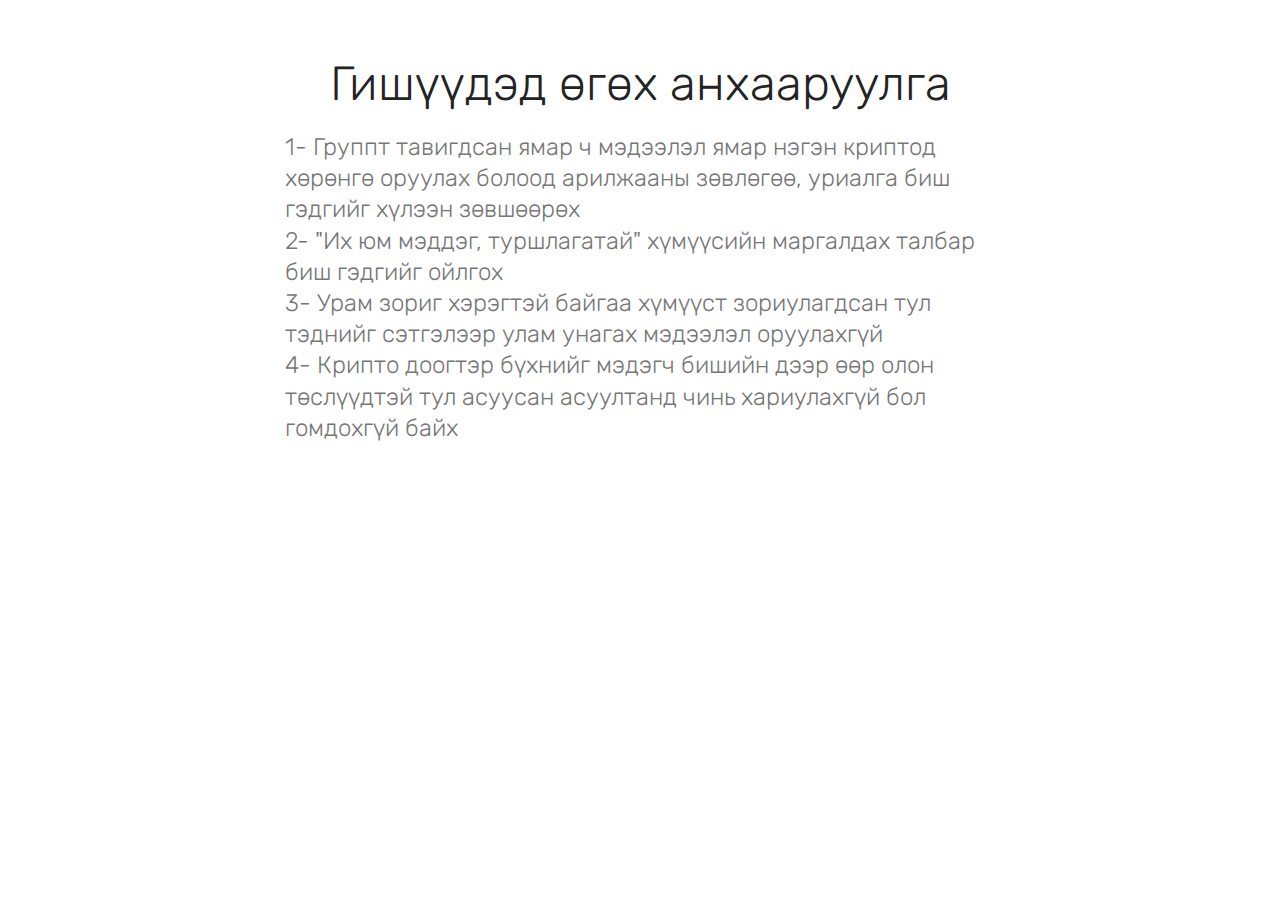
<file: page4.html>
<!DOCTYPE html>
<html  >
<head>
  <!-- Site made with Mobirise Website Builder v4.12.1, https://mobirise.com -->
  <meta charset="UTF-8">
  <meta http-equiv="X-UA-Compatible" content="IE=edge">
  <meta name="generator" content="Mobirise v4.12.1, mobirise.com">
  <meta name="viewport" content="width=device-width, initial-scale=1, minimum-scale=1">
  <link rel="shortcut icon" href="assets/images/logo4.png" type="image/x-icon">
  <meta name="description" content="Website Builder Description">
  
  <title>Шаардлагууд</title>
  <link rel="stylesheet" href="assets/bootstrap/css/bootstrap.min.css">
  <link rel="stylesheet" href="assets/bootstrap/css/bootstrap-grid.min.css">
  <link rel="stylesheet" href="assets/bootstrap/css/bootstrap-reboot.min.css">
  <link rel="stylesheet" href="assets/tether/tether.min.css">
  <link rel="stylesheet" href="assets/theme/css/style.css">
  <link rel="preload" as="style" href="assets/mobirise/css/mbr-additional.css"><link rel="stylesheet" href="assets/mobirise/css/mbr-additional.css" type="text/css">
  
  
  
</head>
<body>
  <section class="mbr-section content4 cid-sAzNUzlhIE" id="content4-6">

    

    <div class="container">
        <div class="media-container-row">
            <div class="title col-12 col-md-8">
                <h2 class="align-center pb-3 mbr-fonts-style display-2">Гишүүдэд өгөх анхааруулга</h2>
                <h3 class="mbr-section-subtitle align-center mbr-light mbr-fonts-style display-5">1- Группт тавигдсан ямар ч мэдээлэл ямар нэгэн криптод хөрөнгө оруулах болоод арилжааны зөвлөгөө, уриалга биш гэдгийг хүлээн зөвшөөрөх <br>2- "Их юм мэддэг, туршлагатай" хүмүүсийн маргалдах талбар биш гэдгийг ойлгох <br>3- Урам зориг хэрэгтэй байгаа хүмүүст зориулагдсан тул тэднийг сэтгэлээр улам унагах мэдээлэл оруулахгүй<br>4- Крипто доогтэр бүхнийг мэдэгч бишийн дээр өөр олон төслүүдтэй тул асуусан асуултанд чинь хариулахгүй бол гомдохгүй байх &nbsp;</h3>
                
            </div>
        </div>
    </div>
</section>


  <section class="engine"><a href="https://mobirise.info/o">free portfolio web templates</a></section><script src="assets/web/assets/jquery/jquery.min.js"></script>
  <script src="assets/popper/popper.min.js"></script>
  <script src="assets/bootstrap/js/bootstrap.min.js"></script>
  <script src="assets/tether/tether.min.js"></script>
  <script src="assets/smoothscroll/smooth-scroll.js"></script>
  <script src="assets/theme/js/script.js"></script>
  
  
</body>
</html>
</file>
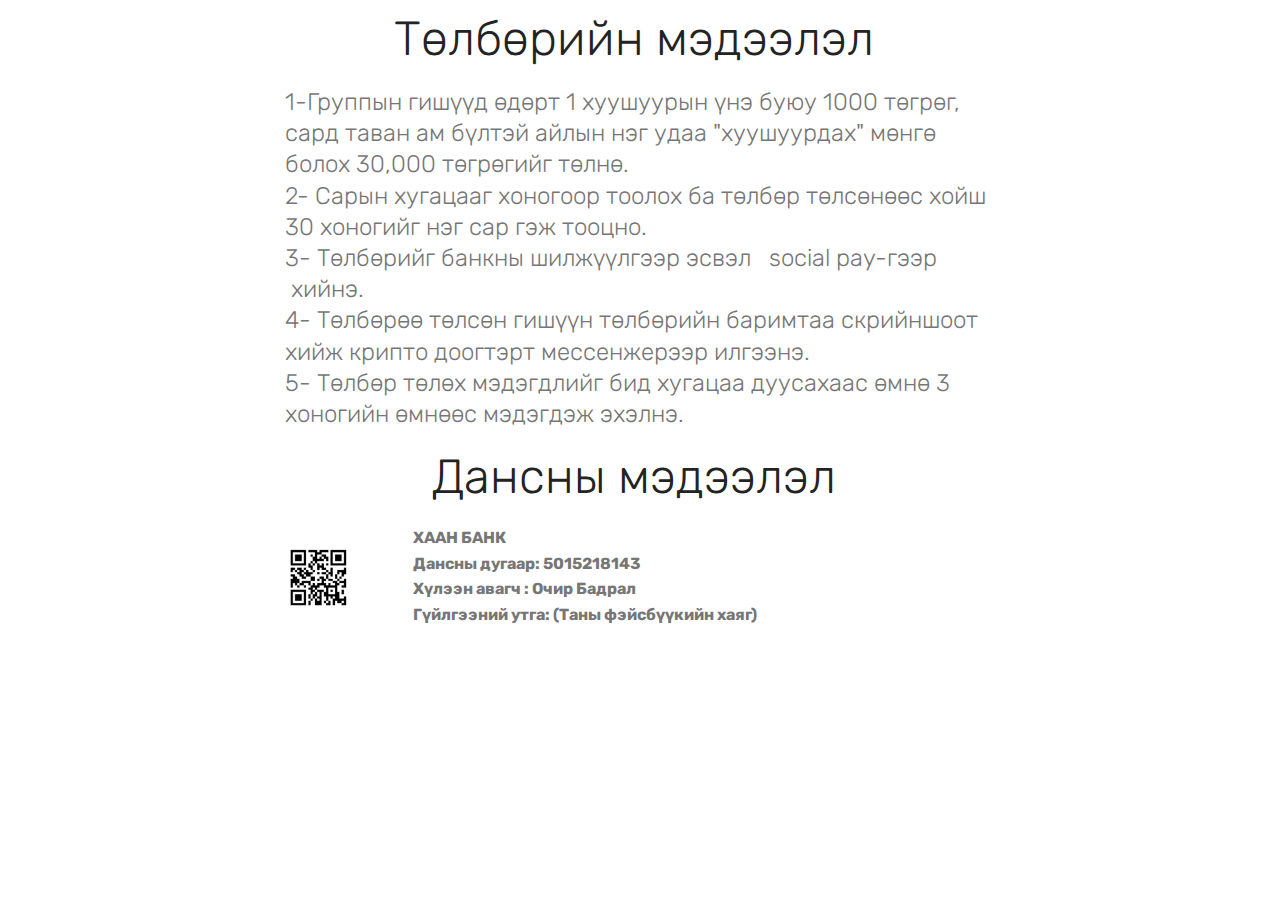
<file: page5.html>
<!DOCTYPE html>
<html  >
<head>
  <!-- Site made with Mobirise Website Builder v4.12.1, https://mobirise.com -->
  <meta charset="UTF-8">
  <meta http-equiv="X-UA-Compatible" content="IE=edge">
  <meta name="generator" content="Mobirise v4.12.1, mobirise.com">
  <meta name="viewport" content="width=device-width, initial-scale=1, minimum-scale=1">
  <link rel="shortcut icon" href="assets/images/logo4.png" type="image/x-icon">
  <meta name="description" content="Website Builder Description">
  
  <title>Төлбөрийн мэдээллүүд</title>
  <link rel="stylesheet" href="assets/bootstrap/css/bootstrap.min.css">
  <link rel="stylesheet" href="assets/bootstrap/css/bootstrap-grid.min.css">
  <link rel="stylesheet" href="assets/bootstrap/css/bootstrap-reboot.min.css">
  <link rel="stylesheet" href="assets/tether/tether.min.css">
  <link rel="stylesheet" href="assets/theme/css/style.css">
  <link rel="preload" as="style" href="assets/mobirise/css/mbr-additional.css"><link rel="stylesheet" href="assets/mobirise/css/mbr-additional.css" type="text/css">
  
  
  
</head>
<body>
  <section class="mbr-section content4 cid-sAzQbKXw5a" id="content4-7">

    

    <div class="container">
        <div class="media-container-row">
            <div class="title col-12 col-md-8">
                <h2 class="align-center pb-3 mbr-fonts-style display-2">Төлбөрийн мэдээлэл&nbsp;</h2>
                <h3 class="mbr-section-subtitle align-center mbr-light mbr-fonts-style display-5">1-Группын гишүүд өдөрт 1 хуушуурын үнэ буюу 1000 төгрөг, сард таван ам бүлтэй айлын нэг удаа "хуушуурдах" мөнгө болох 30,000 төгрөгийг төлнө. <br>2- Сарын хугацааг хоногоор тоолох ба төлбөр төлсөнөөс хойш 30 хоногийг нэг сар гэж тооцно. <br>3- Төлбөрийг банкны шилжүүлгээр эсвэл &nbsp; social pay-гээр &nbsp;хийнэ.&nbsp;<br>4- Төлбөрөө төлсөн гишүүн төлбөрийн баримтаа скрийншоот хийж крипто доогтэрт мессенжерээр илгээнэ.&nbsp;<br>5- Төлбөр төлөх мэдэгдлийг бид хугацаа дуусахаас өмнө 3 хоногийн өмнөөс мэдэгдэж эхэлнэ. &nbsp;&nbsp;</h3>
                
            </div>
        </div>
    </div>
</section>

<section class="engine"><a href="https://mobirise.info/p">site templates free download</a></section><section class="mbr-section content4 cid-sAzSvZUtvM" id="content4-8">

    

    <div class="container">
        <div class="media-container-row">
            <div class="title col-12 col-md-8">
                <h2 class="align-center pb-3 mbr-fonts-style display-2">Дансны мэдээлэл&nbsp;</h2>
                
                
            </div>
        </div>
    </div>
</section>

<section class="mbr-section content6 cid-sAzSAJj8MZ" id="content6-9">
    
     
    
    <div class="container">
        <div class="media-container-row">
            <div class="col-12 col-md-8">
                <div class="media-container-row">
                    <div class="mbr-figure" style="width: 20%;">
                      <img src="assets/images/qr-code-199x185.png" alt="Mobirise" title="">  
                    </div>
                    <div class="media-content">
                        <div class="mbr-section-text">
                            <p class="mbr-text mb-0 mbr-fonts-style display-7"><strong>ХААН БАНК</strong><br><strong>Дансны дугаар: 5015218143</strong><br><strong>Хүлээн авагч : Очир Бадрал</strong><br><strong>Гүйлгээний утга: (Таны фэйсбүүкийн хаяг)</strong></p>
                        </div>
                    </div>
                </div>
            </div>
        </div>
    </div>
</section>


  <script src="assets/web/assets/jquery/jquery.min.js"></script>
  <script src="assets/popper/popper.min.js"></script>
  <script src="assets/bootstrap/js/bootstrap.min.js"></script>
  <script src="assets/tether/tether.min.js"></script>
  <script src="assets/smoothscroll/smooth-scroll.js"></script>
  <script src="assets/theme/js/script.js"></script>
  
  
</body>
</html>
</file>
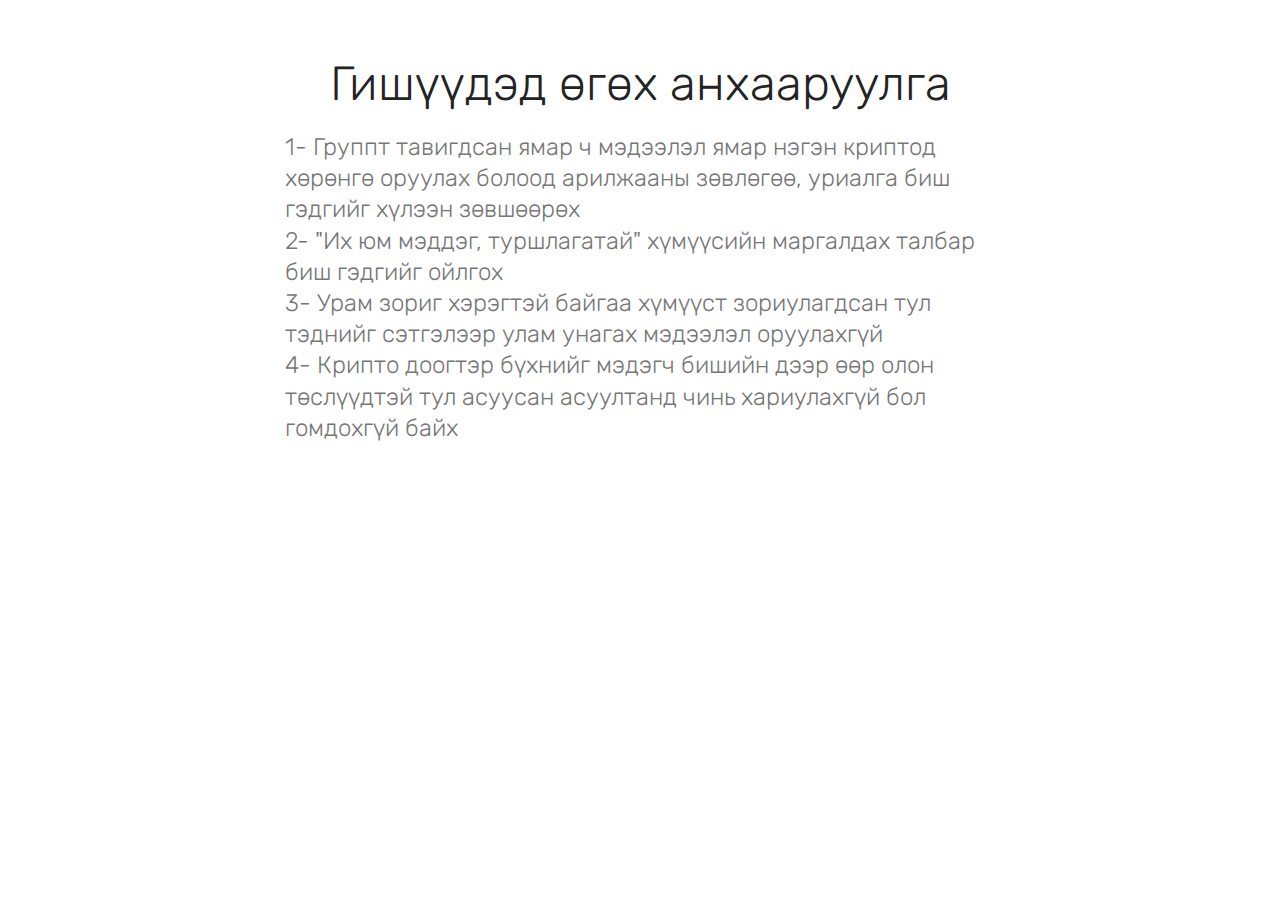
<file: page6.html>
<!DOCTYPE html>
<html  >
<head>
  <!-- Site made with Mobirise Website Builder v4.12.1, https://mobirise.com -->
  <meta charset="UTF-8">
  <meta http-equiv="X-UA-Compatible" content="IE=edge">
  <meta name="generator" content="Mobirise v4.12.1, mobirise.com">
  <meta name="viewport" content="width=device-width, initial-scale=1, minimum-scale=1">
  <link rel="shortcut icon" href="assets/images/logo4.png" type="image/x-icon">
  <meta name="description" content="Website Builder Description">
  
  <title>Page 6</title>
  <link rel="stylesheet" href="assets/bootstrap/css/bootstrap.min.css">
  <link rel="stylesheet" href="assets/bootstrap/css/bootstrap-grid.min.css">
  <link rel="stylesheet" href="assets/bootstrap/css/bootstrap-reboot.min.css">
  <link rel="stylesheet" href="assets/tether/tether.min.css">
  <link rel="stylesheet" href="assets/theme/css/style.css">
  <link rel="preload" as="style" href="assets/mobirise/css/mbr-additional.css"><link rel="stylesheet" href="assets/mobirise/css/mbr-additional.css" type="text/css">
  
  
  
</head>
<body>
  <section class="mbr-section content4 cid-sAAs6DNvZV" id="content4-b">

    

    <div class="container">
        <div class="media-container-row">
            <div class="title col-12 col-md-8">
                <h2 class="align-center pb-3 mbr-fonts-style display-2">Гишүүдэд өгөх анхааруулга</h2>
                <h3 class="mbr-section-subtitle align-center mbr-light mbr-fonts-style display-5">1- Группт тавигдсан ямар ч мэдээлэл ямар нэгэн криптод хөрөнгө оруулах болоод арилжааны зөвлөгөө, уриалга биш гэдгийг хүлээн зөвшөөрөх <br>2- "Их юм мэддэг, туршлагатай" хүмүүсийн маргалдах талбар биш гэдгийг ойлгох <br>3- Урам зориг хэрэгтэй байгаа хүмүүст зориулагдсан тул тэднийг сэтгэлээр улам унагах мэдээлэл оруулахгүй<br>4- Крипто доогтэр бүхнийг мэдэгч бишийн дээр өөр олон төслүүдтэй тул асуусан асуултанд чинь хариулахгүй бол гомдохгүй байх &nbsp;</h3>
                
            </div>
        </div>
    </div>
</section>


  <section class="engine"><a href="https://mobirise.info/o">free portfolio web templates</a></section><script src="assets/web/assets/jquery/jquery.min.js"></script>
  <script src="assets/popper/popper.min.js"></script>
  <script src="assets/bootstrap/js/bootstrap.min.js"></script>
  <script src="assets/tether/tether.min.js"></script>
  <script src="assets/smoothscroll/smooth-scroll.js"></script>
  <script src="assets/theme/js/script.js"></script>
  
  
</body>
</html>
</file>
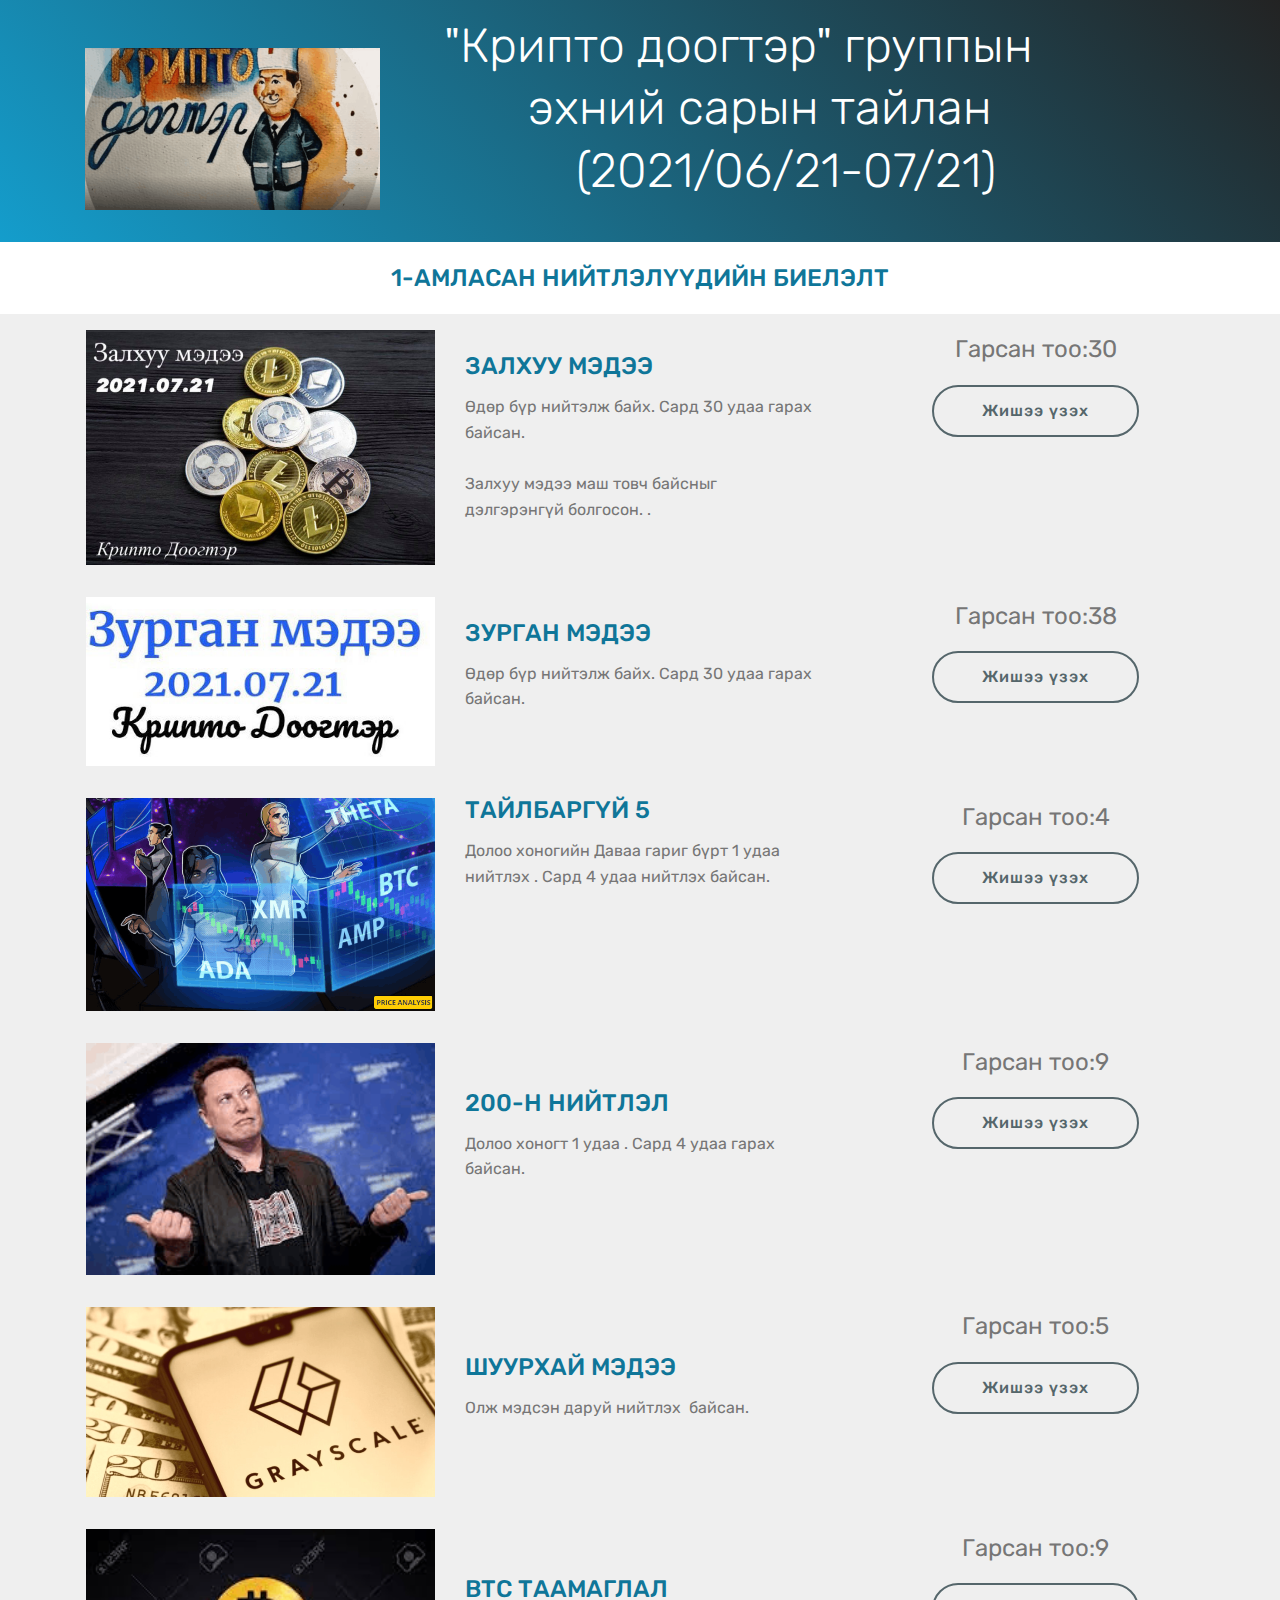
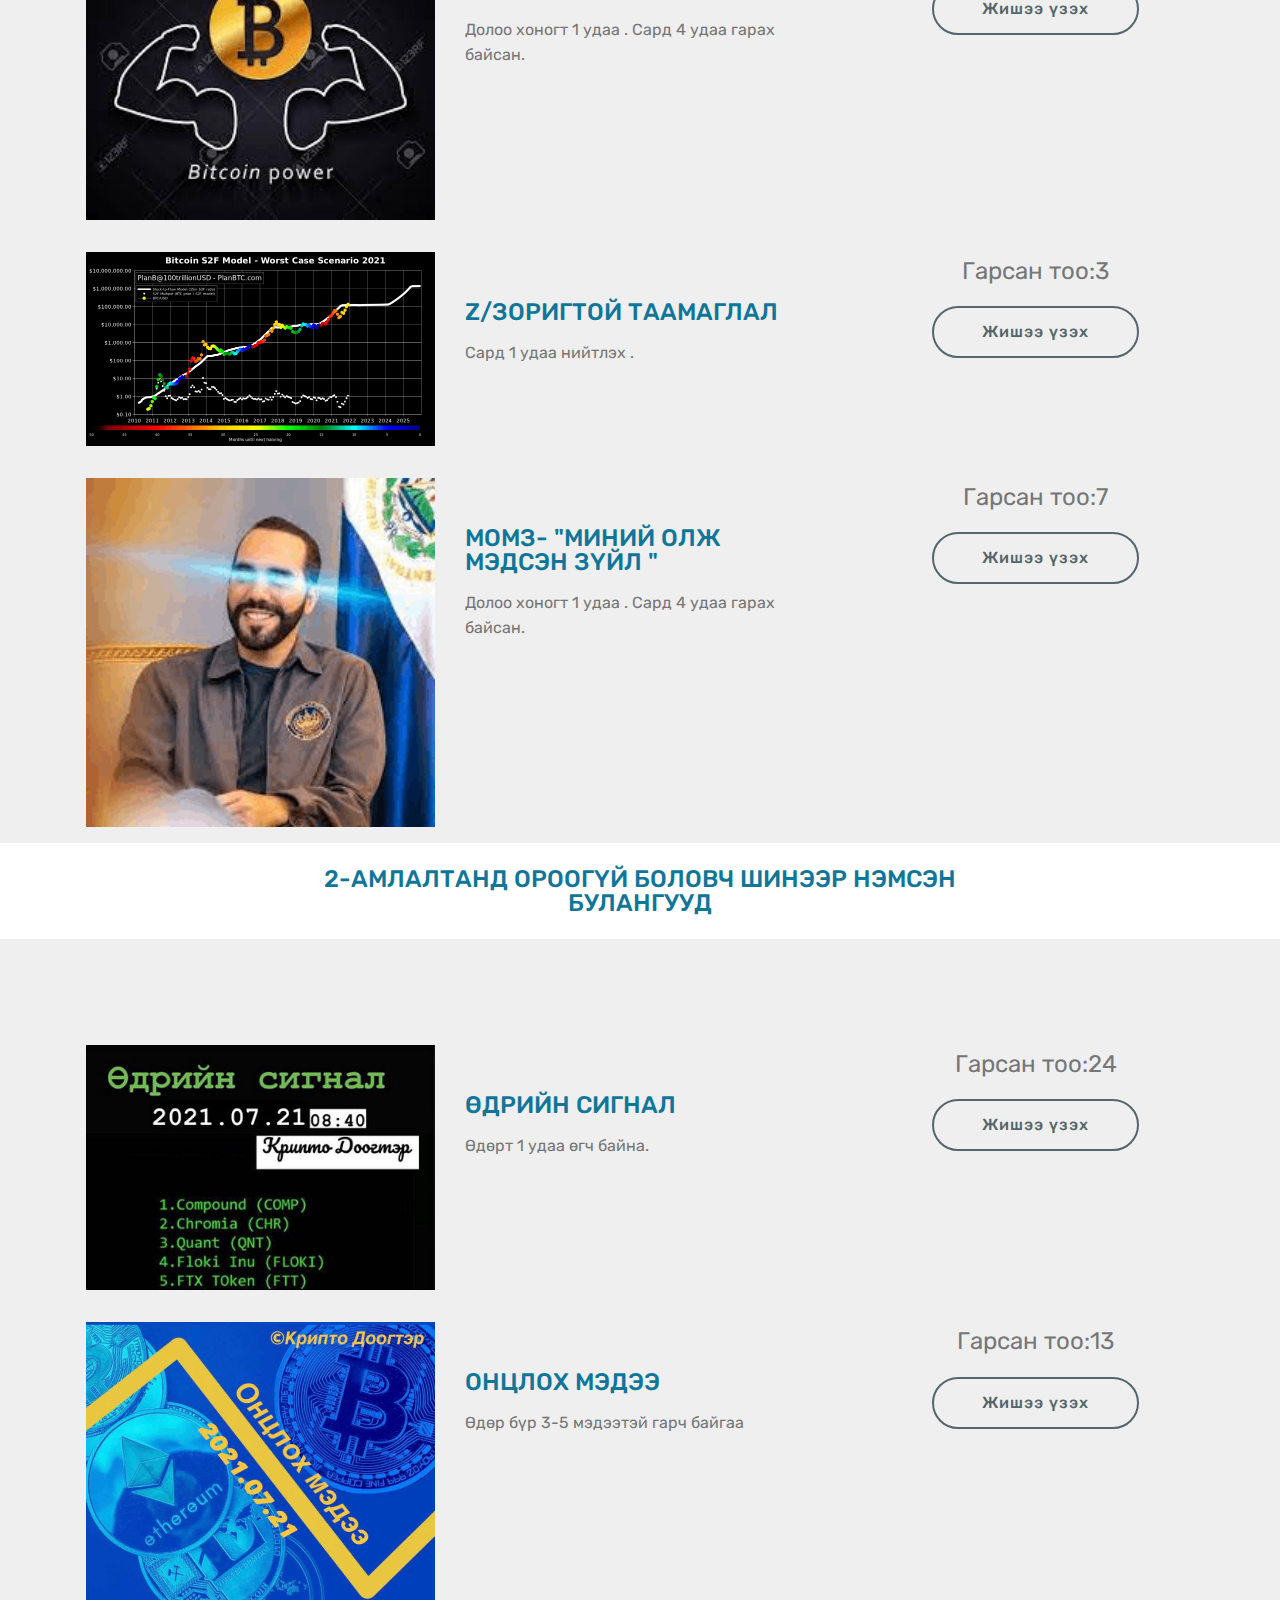
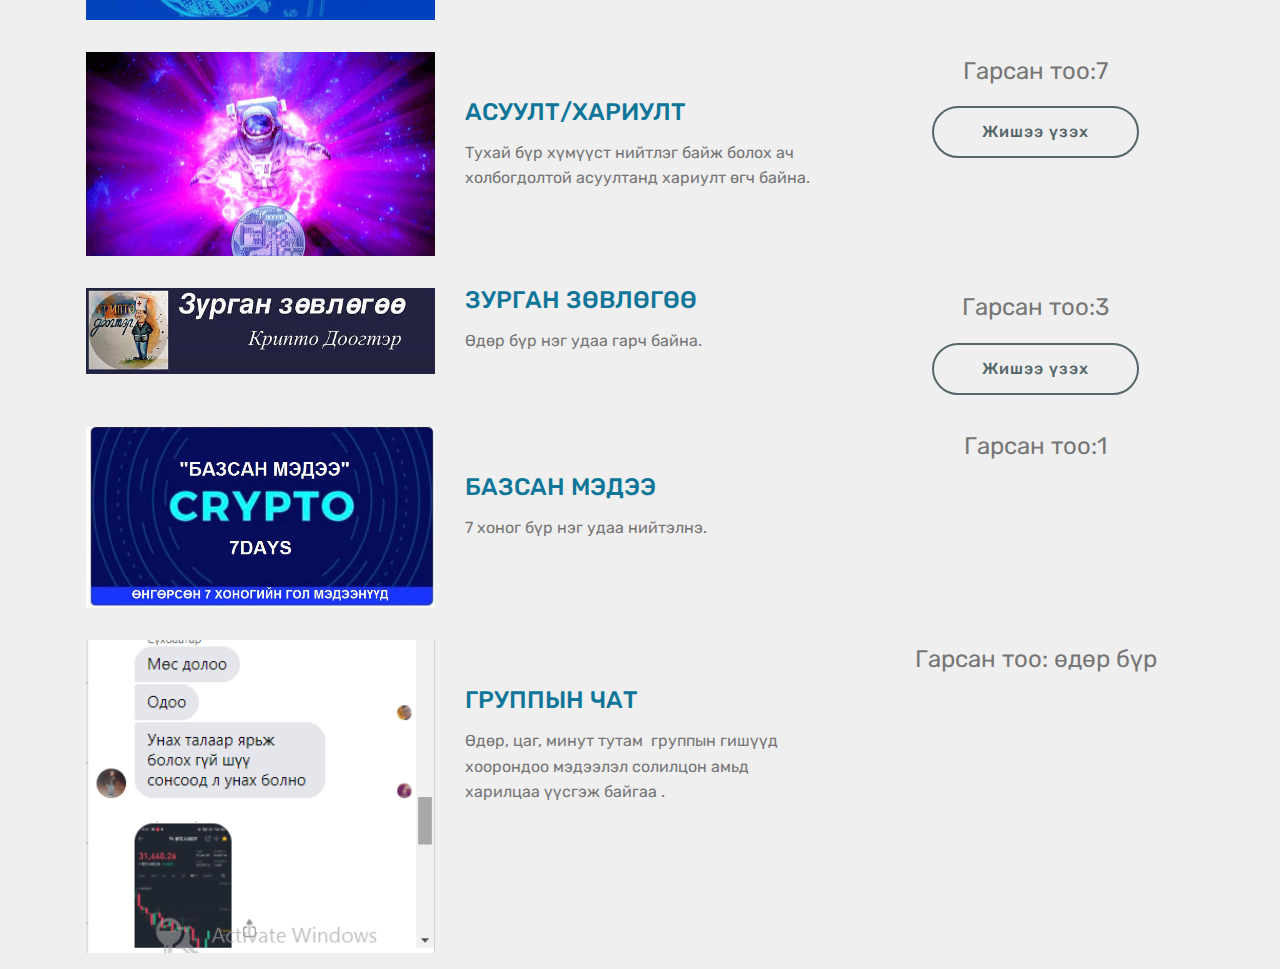
<file: page7.html>
<!DOCTYPE html>
<html  >
<head>
  <!-- Site made with Mobirise Website Builder v4.12.1, https://mobirise.com -->
  <meta charset="UTF-8">
  <meta http-equiv="X-UA-Compatible" content="IE=edge">
  <meta name="generator" content="Mobirise v4.12.1, mobirise.com">
  <meta name="viewport" content="width=device-width, initial-scale=1, minimum-scale=1">
  <link rel="shortcut icon" href="assets/images/logo4.png" type="image/x-icon">
  <meta name="description" content="Website Builder Description">
  
  <title>report for 1st month</title>
  <link rel="stylesheet" href="assets/bootstrap/css/bootstrap.min.css">
  <link rel="stylesheet" href="assets/bootstrap/css/bootstrap-grid.min.css">
  <link rel="stylesheet" href="assets/bootstrap/css/bootstrap-reboot.min.css">
  <link rel="stylesheet" href="assets/tether/tether.min.css">
  <link rel="stylesheet" href="assets/theme/css/style.css">
  <link rel="preload" as="style" href="assets/mobirise/css/mbr-additional.css"><link rel="stylesheet" href="assets/mobirise/css/mbr-additional.css" type="text/css">
  
  
  
</head>
<body>
  <section class="header3 cid-sDNqGCbGdV" id="header3-10">

    

    

    <div class="container">
        <div class="media-container-row">
            <div class="mbr-figure" style="width: 45%;">
                <img src="assets/images/crypto-doctor-group-590x324.png" alt="Mobirise" title="">
            </div>

            <div class="media-content">
                
                <h3 class="mbr-section-subtitle align-left mbr-white mbr-light pb-3 mbr-fonts-style display-2">"Крипто доогтэр" группын <br>&nbsp; &nbsp; &nbsp; &nbsp;эхний сарын тайлан<br>&nbsp; &nbsp; &nbsp; &nbsp; &nbsp; &nbsp;(2021/06/21-07/21)</h3>
                <div class="mbr-section-text mbr-white pb-3 ">
                    
                </div>
                
            </div>
        </div>
    </div>

</section>

<section class="engine"><a href="https://mobirise.info/m">free web design templates</a></section><section class="mbr-section content4 cid-sDMGaDp6rz" id="content4-m">

    

    <div class="container">
        <div class="media-container-row">
            <div class="title col-12 col-md-8">
                <h2 class="align-center pb-3 mbr-fonts-style display-5"><br>1-АМЛАСАН НИЙТЛЭЛҮҮДИЙН БИЕЛЭЛТ</h2>
                
                
            </div>
        </div>
    </div>
</section>

<section class="services4 cid-sDMfaMF17s" xmlns="http://www.w3.org/1999/html" id="services4-l">
    <!---->
    
    <!---->
    <!--Overlay-->
    
    <!--Container-->
    <div class="container">
        <div class="row">
            <!--Card-1-->
            <div class="card p-3 col-12">
                <div class="card-wrapper media-container-row media-container-row">
                    <div class="card-box">
                        <div class="row">
                            <div class="col-12 col-md-12 col-lg-4">
                                <div class="wrapper">
                                    <!--Image-->
                                    <div class="mbr-figure" style="width: 100%;">
                                        <img src="assets/images/-698x469.jpg" alt="Mobirise" title="">
                                    </div>
                                </div>
                            </div>
                            <div class="col-12 col-md-7 col-lg-4">
                                <div class="wrapper col-left">
                                    <!--Title-->
                                    <h4 class="card-title mbr-fonts-style display-5"><br>ЗАЛХУУ МЭДЭЭ</h4>
                                    <!--Subtitle-->
                                    <p class="mbr-text mbr-fonts-style pt-3 display-7">Өдөр бүр нийтэлж байх. Сард 30 удаа гарах байсан. <br><br>Залхуу мэдээ маш товч байсныг дэлгэрэнгүй болгосон. .
                                    </p>
                                </div>
                            </div>
                            <div class="col-12 col-md-5 col-lg-4">
                                <div class="wrapper border_wrapper">
                                    <!--Cost-->
                                    <p class="mbr-text mbr-fonts-style col-right mbr-black align-center display-5">Гарсан тоо:30</p>
                                    <!--Btn-->
                                    <div class="mbr-section-btn col-right align-center"><a href="https://www.facebook.com/groups/481159813139470/posts/500725467849571/?__cft__[0]=AZXkNtHQ2XR2yi-nl-YN0D5D61CyhNQhiGAxVmNHu7fNUetfsg6brmJQMSXiyHr6zpnqdMlOHSF9RJ86r6mw8VYohM7RvmI4TOZZrzZJecPYavsC00_DQtAPEpVJYoxRJOKaUVTq__hrVI2C92nQuEhy&__tn__=%2CO%2CP-R" class="btn btn-warning-outline m-0 display-4">Жишээ үзэх</a></div>
                                </div>
                            </div>
                        </div>
                    </div>
                </div>
            </div>
            <!--Card-2-->
            <div class="card p-3 col-12">
                <div class="card-wrapper media-container-row media-container-row">
                    <div class="card-box">
                        <div class="row">
                            <div class="col-12 col-md-12 col-lg-4">
                                <div class="wrapper">
                                    <!--Image-->
                                    <div class="mbr-figure" style="width: 100%;">
                                        <img src="assets/images/-471x228.jpg" alt="Mobirise" title="">
                                    </div>
                                </div>
                            </div>
                            <div class="col-12 col-md-7 col-lg-4">
                                <div class="wrapper col-left">
                                    <!--Title-->
                                    <h4 class="card-title mbr-fonts-style display-5"><br>ЗУРГАН МЭДЭЭ</h4>
                                    <!--Subtitle-->
                                    <p class="mbr-text mbr-fonts-style pt-3 display-7">
                                        Өдөр бүр нийтэлж байх. Сард 30 удаа гарах байсан.</p>
                                </div>
                            </div>
                            <div class="col-12 col-md-5 col-lg-4">
                                <div class="wrapper border_wrapper">
                                    <!--Cost-->
                                    <p class="mbr-text mbr-fonts-style col-right mbr-black align-center display-5">Гарсан тоо:38</p>
                                    <!--Btn-->
                                    <div class="mbr-section-btn col-right align-center"><a href="https://www.facebook.com/groups/481159813139470/posts/501947424394042/?__cft__[0]=AZVVm3PHHsusAuQey_lYOm5LZcVebPlcxkxNebCG_LH8MXsoMrhQ2muA0tmXgxUTitIaNo-x050DYhm9n5PdliApZS9CAOcQqt2sI_cpe6Qh5VAE-_pAMZCh-zbc8WI1ysQgKQX2wHiLnkKyj8Ka5RmjkLZJMsiViKv36lY5xMOZguAwEj1_IC1YiBie9181Sbc&__tn__=%2CO%2CP-R" class="btn btn-warning-outline m-0 display-4">Жишээ үзэх</a></div>
                                </div>
                            </div>
                        </div>
                    </div>
                </div>
            </div>
            <!--Card-3-->
            
        </div>
    </div>
</section>

<section class="services4 cid-sDMIDoeVwf" xmlns="http://www.w3.org/1999/html" id="services4-n">
    <!---->
    
    <!---->
    <!--Overlay-->
    
    <!--Container-->
    <div class="container">
        <div class="row">
            <!--Card-1-->
            <div class="card p-3 col-12">
                <div class="card-wrapper media-container-row media-container-row">
                    <div class="card-box">
                        <div class="row">
                            <div class="col-12 col-md-12 col-lg-4">
                                <div class="wrapper">
                                    <!--Image-->
                                    <div class="mbr-figure" style="width: 100%;">
                                        <img src="assets/images/top5-6-2-642x391.png" alt="Mobirise" title="">
                                    </div>
                                </div>
                            </div>
                            <div class="col-12 col-md-7 col-lg-4">
                                <div class="wrapper col-left">
                                    <!--Title-->
                                    <h4 class="card-title mbr-fonts-style display-5">ТАЙЛБАРГҮЙ 5</h4>
                                    <!--Subtitle-->
                                    <p class="mbr-text mbr-fonts-style pt-3 display-7">Долоо хоногийн Даваа гариг бүрт 1 удаа нийтлэх . Сард 4 удаа нийтлэх байсан.</p>
                                </div>
                            </div>
                            <div class="col-12 col-md-5 col-lg-4">
                                <div class="wrapper border_wrapper">
                                    <!--Cost-->
                                    <p class="mbr-text mbr-fonts-style col-right mbr-black align-center display-5">Гарсан тоо:4</p>
                                    <!--Btn-->
                                    <div class="mbr-section-btn col-right align-center"><a href="https://www.facebook.com/groups/481159813139470/posts/500951444493640/?__cft__[0]=AZXwAmYlxVNCr2FVSjavAJbSWnFAYP3ihaU3D1CC5cYC-GmirABHvb0yzvGOdmEkpHQbTYgrTc4feTf6XD3q1R1iV8qVQE61b_INngNM-6S-kXA-fL3IPJiGuo_kFdkQdKwKr98VDPR-23eVCErrp4kyJPxEJhM0h7k78UY0N8q9Cw8_8UOHbpx6ZXA5-WDgzNo&__tn__=%2CO%2CP-R" class="btn btn-warning-outline m-0 display-4">Жишээ үзэх</a></div>
                                </div>
                            </div>
                        </div>
                    </div>
                </div>
            </div>
            <!--Card-2-->
            <div class="card p-3 col-12">
                <div class="card-wrapper media-container-row media-container-row">
                    <div class="card-box">
                        <div class="row">
                            <div class="col-12 col-md-12 col-lg-4">
                                <div class="wrapper">
                                    <!--Image-->
                                    <div class="mbr-figure" style="width: 100%;">
                                        <img src="assets/images/musk-275x183.png" alt="Mobirise" title="">
                                    </div>
                                </div>
                            </div>
                            <div class="col-12 col-md-7 col-lg-4">
                                <div class="wrapper col-left">
                                    <!--Title-->
                                    <h4 class="card-title mbr-fonts-style display-5"><br><br>200-Н НИЙТЛЭЛ&nbsp;</h4>
                                    <!--Subtitle-->
                                    <p class="mbr-text mbr-fonts-style pt-3 display-7">Долоо хоногт 1 удаа . Сард 4 удаа гарах байсан.</p>
                                </div>
                            </div>
                            <div class="col-12 col-md-5 col-lg-4">
                                <div class="wrapper border_wrapper">
                                    <!--Cost-->
                                    <p class="mbr-text mbr-fonts-style col-right mbr-black align-center display-5">Гарсан тоо:9</p>
                                    <!--Btn-->
                                    <div class="mbr-section-btn col-right align-center"><a href="https://www.facebook.com/groups/481159813139470/posts/489097035679081/?__cft__[0]=AZWFtfHbsnFXJ8JcMnQSYtizD--ovkQi-x85gSzXi93qW6-tOTrWSs7MHahywcQfqu4Xu3piIirsJ5hVvmaV3uwOmksZBycL-CvYlh-8TfwsAEWzdf-3Sc24ceYkl9xxceT1xJG11mxVpbKWhSHdyVxJ&__tn__=%2CO%2CP-R" class="btn btn-warning-outline m-0 display-4">Жишээ үзэх</a></div>
                                </div>
                            </div>
                        </div>
                    </div>
                </div>
            </div>
            <!--Card-3-->
            
        </div>
    </div>
</section>

<section class="services4 cid-sDMPIydHtC" xmlns="http://www.w3.org/1999/html" id="services4-s">
    <!---->
    
    <!---->
    <!--Overlay-->
    
    <!--Container-->
    <div class="container">
        <div class="row">
            <!--Card-1-->
            <div class="card p-3 col-12">
                <div class="card-wrapper media-container-row media-container-row">
                    <div class="card-box">
                        <div class="row">
                            <div class="col-12 col-md-12 col-lg-4">
                                <div class="wrapper">
                                    <!--Image-->
                                    <div class="mbr-figure" style="width: 100%;">
                                        <img src="assets/images/grayscale-698x379.png" alt="Mobirise" title="">
                                    </div>
                                </div>
                            </div>
                            <div class="col-12 col-md-7 col-lg-4">
                                <div class="wrapper col-left">
                                    <!--Title-->
                                    <h4 class="card-title mbr-fonts-style display-5"><br><br>ШУУРХАЙ МЭДЭЭ</h4>
                                    <!--Subtitle-->
                                    <p class="mbr-text mbr-fonts-style pt-3 display-7">Олж мэдсэн даруй нийтлэх &nbsp;байсан.</p>
                                </div>
                            </div>
                            <div class="col-12 col-md-5 col-lg-4">
                                <div class="wrapper border_wrapper">
                                    <!--Cost-->
                                    <p class="mbr-text mbr-fonts-style col-right mbr-black align-center display-5">Гарсан тоо:5</p>
                                    <!--Btn-->
                                    <div class="mbr-section-btn col-right align-center"><a href="https://www.facebook.com/groups/481159813139470/posts/485561252699326/?__cft__[0]=AZWk1YhgPFrnF20zXfBipGNpRA00BcPU_v7O-G1FDx6zmRcREOZQFu22r6gDVFnrZ0IpVoHKo1jTdK-9OV1Rkq_6mgh9eXhsQQXmS7QQ6av3X3d-fulnK1VMgTUXnvR6iP21xKfdVOLMP1C5gSP5RLOo&__tn__=%2CO%2CP-R" class="btn btn-warning-outline m-0 display-4">Жишээ үзэх</a></div>
                                </div>
                            </div>
                        </div>
                    </div>
                </div>
            </div>
            <!--Card-2-->
            <div class="card p-3 col-12">
                <div class="card-wrapper media-container-row media-container-row">
                    <div class="card-box">
                        <div class="row">
                            <div class="col-12 col-md-12 col-lg-4">
                                <div class="wrapper">
                                    <!--Image-->
                                    <div class="mbr-figure" style="width: 100%;">
                                        <img src="assets/images/bitok-246x205.png" alt="Mobirise" title="">
                                    </div>
                                </div>
                            </div>
                            <div class="col-12 col-md-7 col-lg-4">
                                <div class="wrapper col-left">
                                    <!--Title-->
                                    <h4 class="card-title mbr-fonts-style display-5"><br><br>ВТС ТААМАГЛАЛ &nbsp;</h4>
                                    <!--Subtitle-->
                                    <p class="mbr-text mbr-fonts-style pt-3 display-7">Долоо хоногт 1 удаа . Сард 4 удаа гарах байсан.</p>
                                </div>
                            </div>
                            <div class="col-12 col-md-5 col-lg-4">
                                <div class="wrapper border_wrapper">
                                    <!--Cost-->
                                    <p class="mbr-text mbr-fonts-style col-right mbr-black align-center display-5">Гарсан тоо:9</p>
                                    <!--Btn-->
                                    <div class="mbr-section-btn col-right align-center"><a href="https://www.facebook.com/groups/481159813139470/posts/497367554852029/?__cft__[0]=AZWOExrZwtBDURj76sE3hPJcHYT8YqV3H4lsf23qo-lJMFGi5Z5ys39L1tUxMejeFuyocyFXm0zKHMFILh1d0y2eqz2p_dxmRHrKU52bb3qnb4OBUvJEP8TEi-JMhnnNVsXkWWnv2weRuWmfRyGZiGrs&__tn__=%2CO%2CP-R" class="btn btn-warning-outline m-0 display-4">Жишээ үзэх</a></div>
                                </div>
                            </div>
                        </div>
                    </div>
                </div>
            </div>
            <!--Card-3-->
            
        </div>
    </div>
</section>

<section class="services4 cid-sDMQsYiAwR" xmlns="http://www.w3.org/1999/html" id="services4-t">
    <!---->
    
    <!---->
    <!--Overlay-->
    
    <!--Container-->
    <div class="container">
        <div class="row">
            <!--Card-1-->
            <div class="card p-3 col-12">
                <div class="card-wrapper media-container-row media-container-row">
                    <div class="card-box">
                        <div class="row">
                            <div class="col-12 col-md-12 col-lg-4">
                                <div class="wrapper">
                                    <!--Image-->
                                    <div class="mbr-figure" style="width: 100%;">
                                        <img src="assets/images/plan-b2-698x387.png" alt="Mobirise" title="">
                                    </div>
                                </div>
                            </div>
                            <div class="col-12 col-md-7 col-lg-4">
                                <div class="wrapper col-left">
                                    <!--Title-->
                                    <h4 class="card-title mbr-fonts-style display-5"><br><br>Z/ЗОРИГТОЙ ТААМАГЛАЛ&nbsp;</h4>
                                    <!--Subtitle-->
                                    <p class="mbr-text mbr-fonts-style pt-3 display-7">Сард 1 удаа нийтлэх .&nbsp;</p>
                                </div>
                            </div>
                            <div class="col-12 col-md-5 col-lg-4">
                                <div class="wrapper border_wrapper">
                                    <!--Cost-->
                                    <p class="mbr-text mbr-fonts-style col-right mbr-black align-center display-5">Гарсан тоо:3</p>
                                    <!--Btn-->
                                    <div class="mbr-section-btn col-right align-center"><a href="https://www.facebook.com/groups/481159813139470/posts/484368006151984/?__cft__[0]=AZW7BC6AlllxLCD7iOVja-AZeidHr734N36J8o4PFlew_q2TQJN_xRbIJrMRZzkpOh365oRVeiPDJWfgb6LPSfv08EVzY84zTRFbPJDrGpInlWEvLUv98mbRsP5M7ftTI5qKjxytUfgd3CGNNZXcBDL7&__tn__=%2CO%2CP-R" class="btn btn-warning-outline m-0 display-4">Жишээ үзэх</a></div>
                                </div>
                            </div>
                        </div>
                    </div>
                </div>
            </div>
            <!--Card-2-->
            <div class="card p-3 col-12">
                <div class="card-wrapper media-container-row media-container-row">
                    <div class="card-box">
                        <div class="row">
                            <div class="col-12 col-md-12 col-lg-4">
                                <div class="wrapper">
                                    <!--Image-->
                                    <div class="mbr-figure" style="width: 100%;">
                                        <img src="assets/images/bukele-225x225.png" alt="Mobirise" title="">
                                    </div>
                                </div>
                            </div>
                            <div class="col-12 col-md-7 col-lg-4">
                                <div class="wrapper col-left">
                                    <!--Title-->
                                    <h4 class="card-title mbr-fonts-style display-5"><br><br>МОМЗ- "МИНИЙ ОЛЖ МЭДСЭН ЗҮЙЛ " &nbsp;</h4>
                                    <!--Subtitle-->
                                    <p class="mbr-text mbr-fonts-style pt-3 display-7">Долоо хоногт 1 удаа . Сард 4 удаа гарах байсан.</p>
                                </div>
                            </div>
                            <div class="col-12 col-md-5 col-lg-4">
                                <div class="wrapper border_wrapper">
                                    <!--Cost-->
                                    <p class="mbr-text mbr-fonts-style col-right mbr-black align-center display-5">Гарсан тоо:7</p>
                                    <!--Btn-->
                                    <div class="mbr-section-btn col-right align-center"><a href="https://www.facebook.com/groups/481159813139470/posts/497897004799084/?__cft__[0]=AZVjaReqnLy9SWfR9PXdD_rVAlsXu1Bl0URBn3FhjKom66LnC7wwzB-Pxrfvc_F_NiieQ-TQxh9NXE1w0yNjve5kPK-hfhHw9h3cw8SEMsl41tnGAUX4jVxecGllLvUAMSjhwxtFEenJS9uR-stXU89p&__tn__=%2CO%2CP-R" class="btn btn-warning-outline m-0 display-4">Жишээ үзэх</a></div>
                                </div>
                            </div>
                        </div>
                    </div>
                </div>
            </div>
            <!--Card-3-->
            
        </div>
    </div>
</section>

<section class="mbr-section content4 cid-sDMNaVKNm3" id="content4-p">

    

    <div class="container">
        <div class="media-container-row">
            <div class="title col-12 col-md-8">
                <h2 class="align-center pb-3 mbr-fonts-style display-5"><br>2-АМЛАЛТАНД ОРООГҮЙ БОЛОВЧ ШИНЭЭР НЭМСЭН БУЛАНГУУД</h2>
                
                
            </div>
        </div>
    </div>
</section>

<section class="services4 cid-sDMSE8IqFk" xmlns="http://www.w3.org/1999/html" id="services4-u">
    <!---->
    
    <!---->
    <!--Overlay-->
    
    <!--Container-->
    <div class="container">
        <div class="row">
            <!--Card-1-->
            <div class="card p-3 col-12">
                <div class="card-wrapper media-container-row media-container-row">
                    <div class="card-box">
                        <div class="row">
                            <div class="col-12 col-md-12 col-lg-4">
                                <div class="wrapper">
                                    <!--Image-->
                                    <div class="mbr-figure" style="width: 100%;">
                                        <img src="assets/images/jinhen-440x309.jpg" alt="Mobirise" title="">
                                    </div>
                                </div>
                            </div>
                            <div class="col-12 col-md-7 col-lg-4">
                                <div class="wrapper col-left">
                                    <!--Title-->
                                    <h4 class="card-title mbr-fonts-style display-5"><br><br>ӨДРИЙН СИГНАЛ&nbsp;</h4>
                                    <!--Subtitle-->
                                    <p class="mbr-text mbr-fonts-style pt-3 display-7">Өдөрт 1 удаа өгч байна.&nbsp;</p>
                                </div>
                            </div>
                            <div class="col-12 col-md-5 col-lg-4">
                                <div class="wrapper border_wrapper">
                                    <!--Cost-->
                                    <p class="mbr-text mbr-fonts-style col-right mbr-black align-center display-5">Гарсан тоо:24</p>
                                    <!--Btn-->
                                    <div class="mbr-section-btn col-right align-center"><a href="https://www.facebook.com/groups/481159813139470/posts/490915915497193/?__cft__[0]=AZVzgQ4I0G1UZXgPiZZPB-WoilOdRn7u0HC40WEZCgVX4xMrE-tcSrWenDbLdVEXyR_Cwa4we8uWUrlVpq8XN3axb4BepV0pwrmSxsdrHYjCOGC4UBPpK8IJel42iBP3fkoxUlytTKPV7UqWQUu3b8TV&__tn__=%2CO%2CP-R" class="btn btn-warning-outline m-0 display-4">Жишээ үзэх</a></div>
                                </div>
                            </div>
                        </div>
                    </div>
                </div>
            </div>
            <!--Card-2-->
            <div class="card p-3 col-12">
                <div class="card-wrapper media-container-row media-container-row">
                    <div class="card-box">
                        <div class="row">
                            <div class="col-12 col-md-12 col-lg-4">
                                <div class="wrapper">
                                    <!--Image-->
                                    <div class="mbr-figure" style="width: 100%;">
                                        <img src="assets/images/-698x594.jpg" alt="Mobirise" title="">
                                    </div>
                                </div>
                            </div>
                            <div class="col-12 col-md-7 col-lg-4">
                                <div class="wrapper col-left">
                                    <!--Title-->
                                    <h4 class="card-title mbr-fonts-style display-5"><br><br>ОНЦЛОХ МЭДЭЭ &nbsp;</h4>
                                    <!--Subtitle-->
                                    <p class="mbr-text mbr-fonts-style pt-3 display-7">Өдөр бүр 3-5 мэдээтэй гарч байгаа&nbsp;</p>
                                </div>
                            </div>
                            <div class="col-12 col-md-5 col-lg-4">
                                <div class="wrapper border_wrapper">
                                    <!--Cost-->
                                    <p class="mbr-text mbr-fonts-style col-right mbr-black align-center display-5">Гарсан тоо:13</p>
                                    <!--Btn-->
                                    <div class="mbr-section-btn col-right align-center"><a href="https://www.facebook.com/groups/481159813139470/posts/494895811765870/?__cft__[0]=AZVgRdarQtHEiGaRNk_OU2iZX59gBW7JJGvDzH5X7otrGDwbO_FxKb8hWt2psqy66kiZne_tVjIHszbDXqbY_qT7fTm72-NV1RS6qYz9r8GSTnxGlfJ3WfepotGiyYK0tvuLczP6loeUC_zc1tzjWh6L&__tn__=%2CO%2CP-R" class="btn btn-warning-outline m-0 display-4">Жишээ үзэх</a></div>
                                </div>
                            </div>
                        </div>
                    </div>
                </div>
            </div>
            <!--Card-3-->
            
        </div>
    </div>
</section>

<section class="services4 cid-sDN83MATBX" xmlns="http://www.w3.org/1999/html" id="services4-v">
    <!---->
    
    <!---->
    <!--Overlay-->
    
    <!--Container-->
    <div class="container">
        <div class="row">
            <!--Card-1-->
            <div class="card p-3 col-12">
                <div class="card-wrapper media-container-row media-container-row">
                    <div class="card-box">
                        <div class="row">
                            <div class="col-12 col-md-12 col-lg-4">
                                <div class="wrapper">
                                    <!--Image-->
                                    <div class="mbr-figure" style="width: 100%;">
                                        <img src="assets/images/how-to-select-coin1-698x409.png" alt="Mobirise" title="">
                                    </div>
                                </div>
                            </div>
                            <div class="col-12 col-md-7 col-lg-4">
                                <div class="wrapper col-left">
                                    <!--Title-->
                                    <h4 class="card-title mbr-fonts-style display-5"><br><br>АСУУЛТ/ХАРИУЛТ&nbsp;</h4>
                                    <!--Subtitle-->
                                    <p class="mbr-text mbr-fonts-style pt-3 display-7">Тухай бүр хүмүүст нийтлэг байж болох ач холбогдолтой асуултанд хариулт өгч байна. &nbsp;</p>
                                </div>
                            </div>
                            <div class="col-12 col-md-5 col-lg-4">
                                <div class="wrapper border_wrapper">
                                    <!--Cost-->
                                    <p class="mbr-text mbr-fonts-style col-right mbr-black align-center display-5">Гарсан тоо:7</p>
                                    <!--Btn-->
                                    <div class="mbr-section-btn col-right align-center"><a href="https://www.facebook.com/groups/481159813139470/posts/489677222287729/?__cft__[0]=AZUTvSDDchEpiQ__zUGfSh5qUZpCRcKrVDm-OSpvnrknZGIoMJh7DOvOobdtH4YjLPThCKZN2RpZnUwHz8CzJr8KD-LjPOSz3vnQHTQhjeloASQ2Z8VsoYlJEXaADcCNzeBPQjSWf-1dQEynygO3YyOy&__tn__=%2CO%2CP-R" class="btn btn-warning-outline m-0 display-4">Жишээ үзэх</a></div>
                                </div>
                            </div>
                        </div>
                    </div>
                </div>
            </div>
            <!--Card-2-->
            <div class="card p-3 col-12">
                <div class="card-wrapper media-container-row media-container-row">
                    <div class="card-box">
                        <div class="row">
                            <div class="col-12 col-md-12 col-lg-4">
                                <div class="wrapper">
                                    <!--Image-->
                                    <div class="mbr-figure" style="width: 100%;">
                                        <img src="assets/images/zurgan-zuvluguu-hayag-559x138.jpg" alt="Mobirise" title="">
                                    </div>
                                </div>
                            </div>
                            <div class="col-12 col-md-7 col-lg-4">
                                <div class="wrapper col-left">
                                    <!--Title-->
                                    <h4 class="card-title mbr-fonts-style display-5">ЗУРГАН ЗӨВЛӨГӨӨ &nbsp;</h4>
                                    <!--Subtitle-->
                                    <p class="mbr-text mbr-fonts-style pt-3 display-7">Өдөр бүр нэг удаа гарч байна.&nbsp;</p>
                                </div>
                            </div>
                            <div class="col-12 col-md-5 col-lg-4">
                                <div class="wrapper border_wrapper">
                                    <!--Cost-->
                                    <p class="mbr-text mbr-fonts-style col-right mbr-black align-center display-5">Гарсан тоо:3</p>
                                    <!--Btn-->
                                    <div class="mbr-section-btn col-right align-center"><a href="https://www.facebook.com/groups/481159813139470/posts/499626184626166/?__cft__[0]=AZXq2rSRbW-T1QMtA3pxMoACDOLGE9CyPDYcG8vV7utEgudZICerq0MdLLzpODQIHXdL0k3ym-K0-OaQWwZfC8xw6L2pTZI-jzocv56Ot2XjoyCfAHpL_9rZmv3EhhY5CRLg8DLSnEAXhX0je3ahAxyrHSjPuNh2wmMoyog5mkeWulLTjYcx5Ncor93ZMhNuihQ&__tn__=%2CO%2CP-R" class="btn btn-warning-outline m-0 display-4">Жишээ үзэх</a></div>
                                </div>
                            </div>
                        </div>
                    </div>
                </div>
            </div>
            <!--Card-3-->
            
        </div>
    </div>
</section>

<section class="services4 cid-sDNa0gdA6T" xmlns="http://www.w3.org/1999/html" id="services4-w">
    <!---->
    
    <!---->
    <!--Overlay-->
    
    <!--Container-->
    <div class="container">
        <div class="row">
            <!--Card-1-->
            <div class="card p-3 col-12">
                <div class="card-wrapper media-container-row media-container-row">
                    <div class="card-box">
                        <div class="row">
                            <div class="col-12 col-md-12 col-lg-4">
                                <div class="wrapper">
                                    <!--Image-->
                                    <div class="mbr-figure" style="width: 100%;">
                                        <img src="assets/images/-695x361.jpg" alt="Mobirise" title="">
                                    </div>
                                </div>
                            </div>
                            <div class="col-12 col-md-7 col-lg-4">
                                <div class="wrapper col-left">
                                    <!--Title-->
                                    <h4 class="card-title mbr-fonts-style display-5"><br><br>БАЗСАН МЭДЭЭ</h4>
                                    <!--Subtitle-->
                                    <p class="mbr-text mbr-fonts-style pt-3 display-7">7 хоног бүр нэг удаа нийтэлнэ.</p>
                                </div>
                            </div>
                            <div class="col-12 col-md-5 col-lg-4">
                                <div class="wrapper border_wrapper">
                                    <!--Cost-->
                                    <p class="mbr-text mbr-fonts-style col-right mbr-black align-center display-5">Гарсан тоо:1</p>
                                    <!--Btn-->
                                    
                                </div>
                            </div>
                        </div>
                    </div>
                </div>
            </div>
            <!--Card-2-->
            <div class="card p-3 col-12">
                <div class="card-wrapper media-container-row media-container-row">
                    <div class="card-box">
                        <div class="row">
                            <div class="col-12 col-md-12 col-lg-4">
                                <div class="wrapper">
                                    <!--Image-->
                                    <div class="mbr-figure" style="width: 100%;">
                                        <img src="assets/images/-331x297.png" alt="Mobirise" title="">
                                    </div>
                                </div>
                            </div>
                            <div class="col-12 col-md-7 col-lg-4">
                                <div class="wrapper col-left">
                                    <!--Title-->
                                    <h4 class="card-title mbr-fonts-style display-5"><br><br>ГРУППЫН ЧАТ</h4>
                                    <!--Subtitle-->
                                    <p class="mbr-text mbr-fonts-style pt-3 display-7">Өдөр, цаг, минут тутам &nbsp;группын гишүүд хоорондоо мэдээлэл солилцон амьд харилцаа үүсгэж байгаа .</p>
                                </div>
                            </div>
                            <div class="col-12 col-md-5 col-lg-4">
                                <div class="wrapper border_wrapper">
                                    <!--Cost-->
                                    <p class="mbr-text mbr-fonts-style col-right mbr-black align-center display-5">Гарсан тоо: өдөр бүр</p>
                                    <!--Btn-->
                                    
                                </div>
                            </div>
                        </div>
                    </div>
                </div>
            </div>
            <!--Card-3-->
            
        </div>
    </div>
</section>


  <script src="assets/web/assets/jquery/jquery.min.js"></script>
  <script src="assets/popper/popper.min.js"></script>
  <script src="assets/bootstrap/js/bootstrap.min.js"></script>
  <script src="assets/tether/tether.min.js"></script>
  <script src="assets/smoothscroll/smooth-scroll.js"></script>
  <script src="assets/theme/js/script.js"></script>
  
  
</body>
</html>
</file>
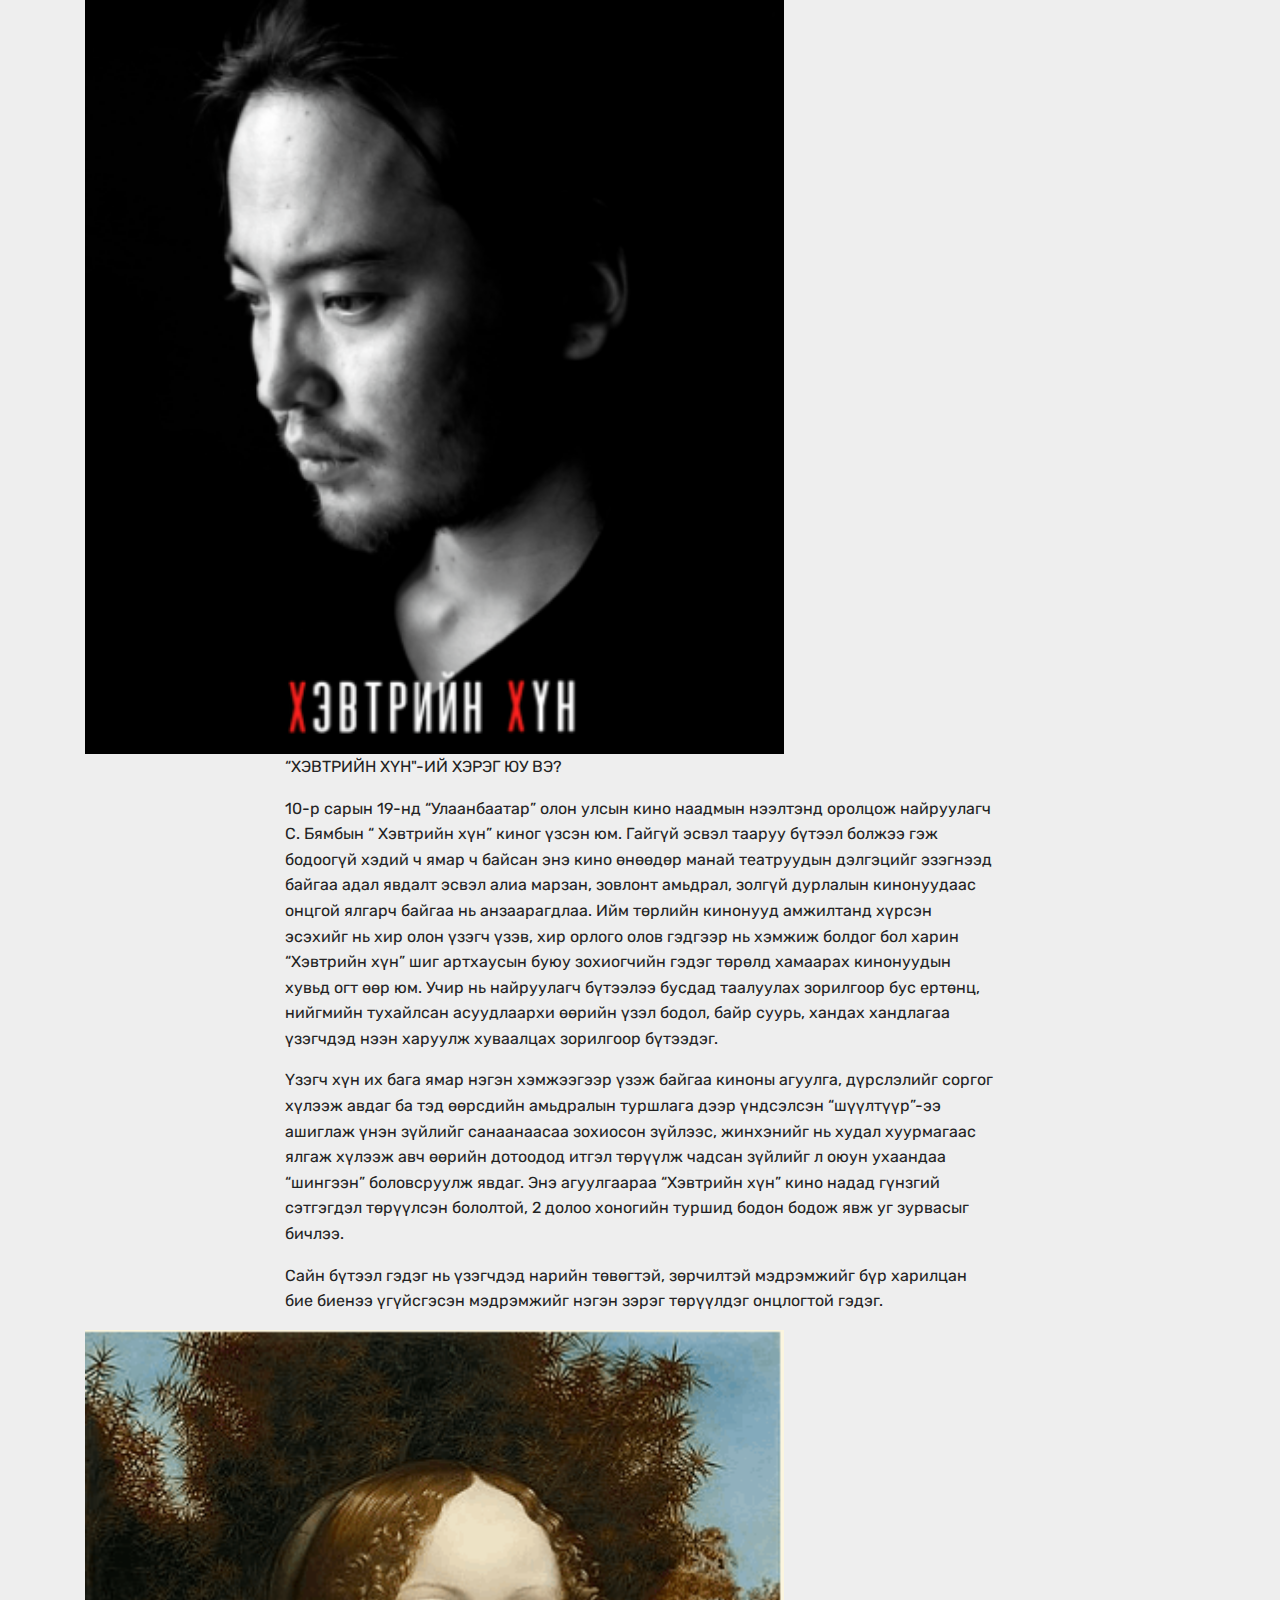
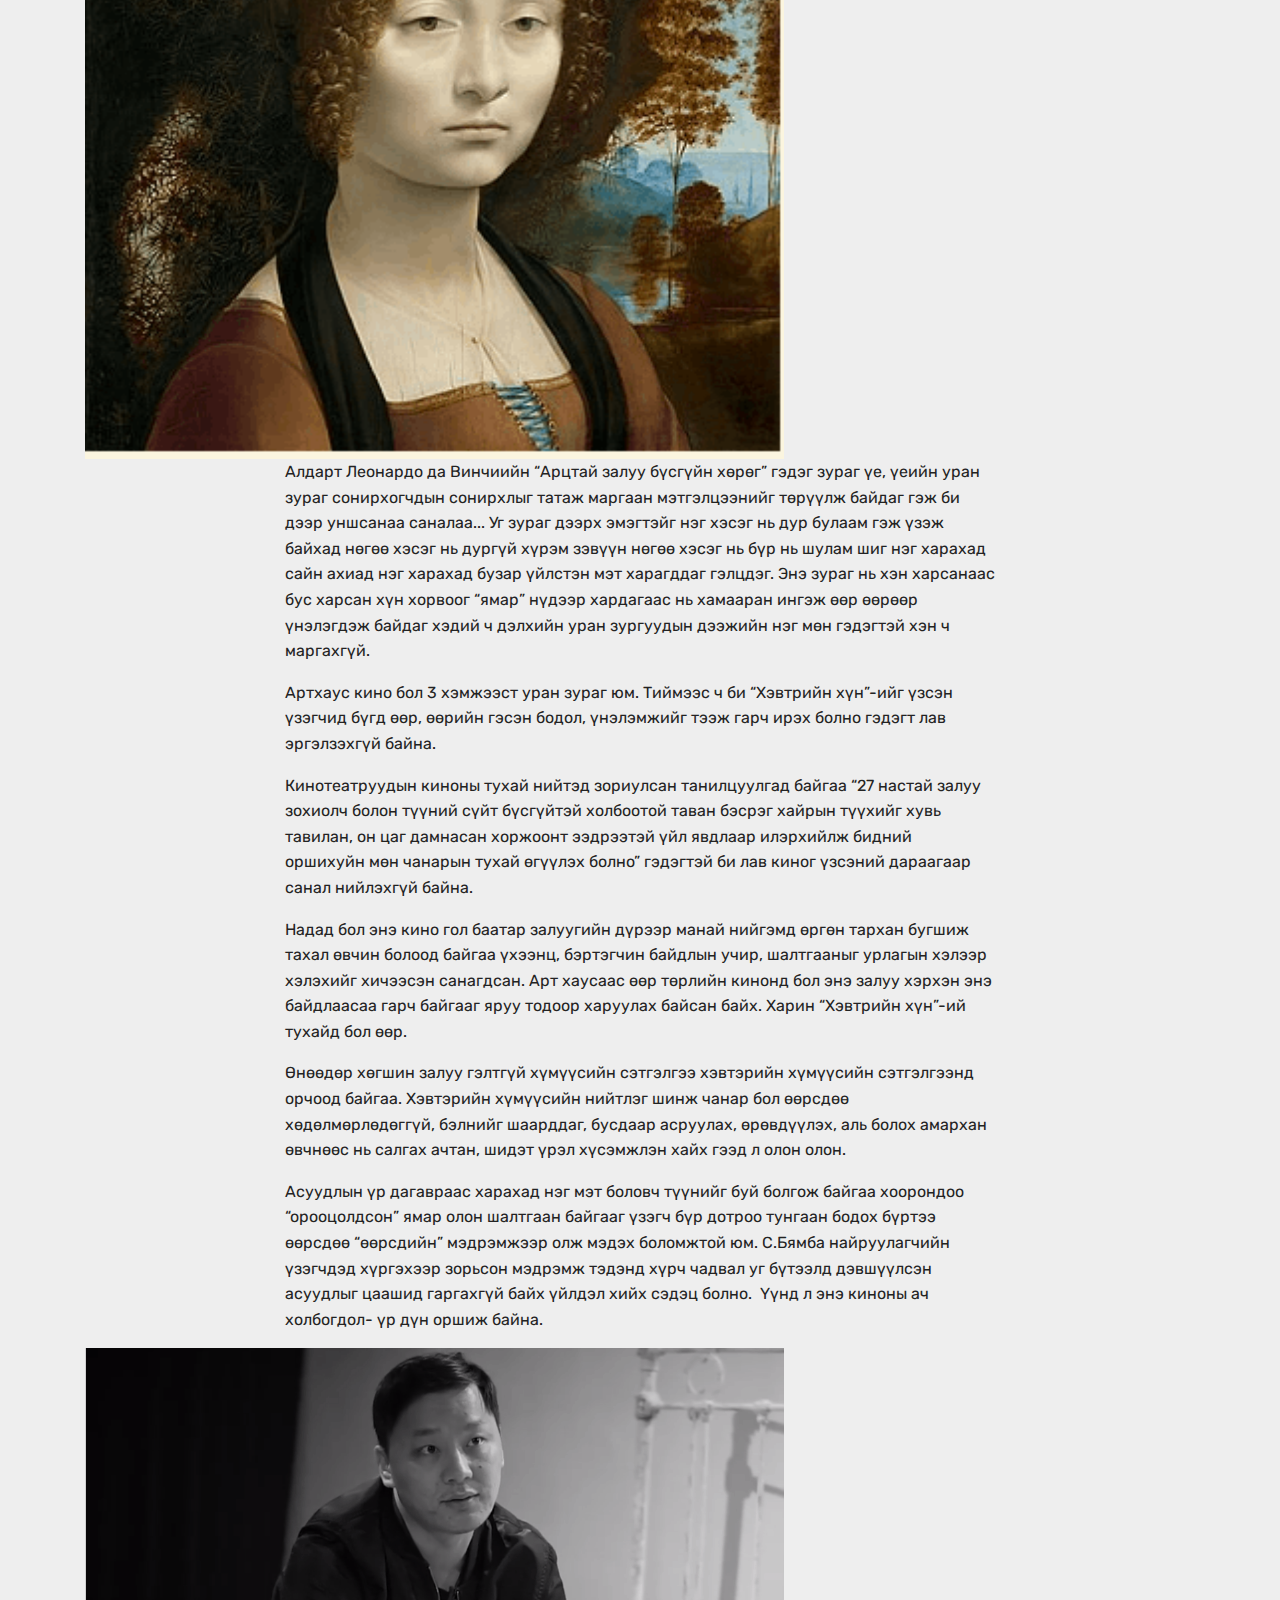
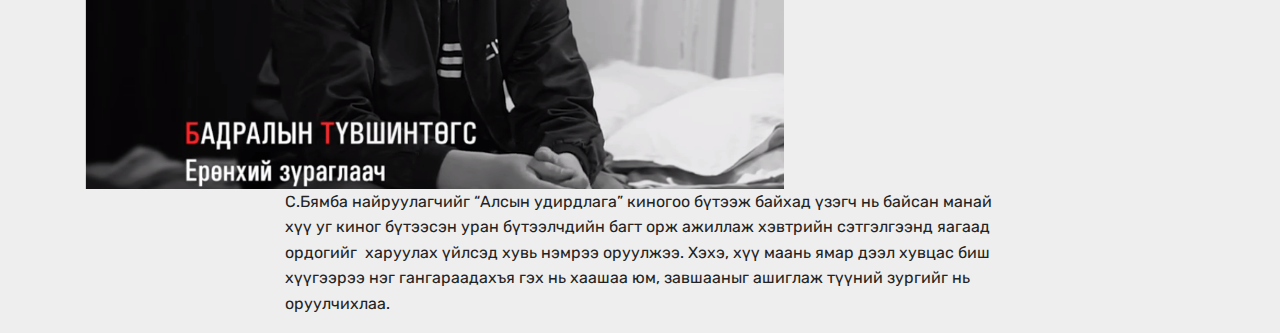
<file: page8.html>
<!DOCTYPE html>
<html  >
<head>
  <!-- Site made with Mobirise Website Builder v4.12.1, https://mobirise.com -->
  <meta charset="UTF-8">
  <meta http-equiv="X-UA-Compatible" content="IE=edge">
  <meta name="generator" content="Mobirise v4.12.1, mobirise.com">
  <meta name="viewport" content="width=device-width, initial-scale=1, minimum-scale=1">
  <link rel="shortcut icon" href="assets/images/logo4.png" type="image/x-icon">
  <meta name="description" content="Хэвтрийн хүний сэтгэлгээ хэрхэн үүсдэгийг мэдүүлнэ. ">
  
  <title>"ХЭВТРИЙН ХҮН"-ИЙ ХЭРЭГ ЮУ ВЭ?</title>
  <link rel="stylesheet" href="assets/bootstrap/css/bootstrap.min.css">
  <link rel="stylesheet" href="assets/bootstrap/css/bootstrap-grid.min.css">
  <link rel="stylesheet" href="assets/bootstrap/css/bootstrap-reboot.min.css">
  <link rel="stylesheet" href="assets/tether/tether.min.css">
  <link rel="stylesheet" href="assets/theme/css/style.css">
  <link rel="preload" as="style" href="assets/mobirise/css/mbr-additional.css"><link rel="stylesheet" href="assets/mobirise/css/mbr-additional.css" type="text/css">
  
  
  
</head>
<body>
  <section class="cid-sflqL7EwX9" id="image3-17">

    

    <figure class="mbr-figure container">
            <div class="image-block" style="width: 63%;">
                <img src="assets/images/hevtriin-hu-1-371x400.png" width="1400" alt="Mobirise" title="">
                
            </div>
    </figure>
</section>

<section class="engine"><a href="https://mobirise.info/h">how to create your own web page</a></section><section class="mbr-section article content1 cid-sflqL89zPq" id="content1-18">
    
     

    <div class="container">
        <div class="media-container-row">
            <div class="mbr-text col-12 mbr-fonts-style display-7 col-md-8"><p><span style="font-size: 1rem;">“ХЭВТРИЙН ХҮН"-ИЙ ХЭРЭГ ЮУ ВЭ?</span></p><p><span style="font-size: 1rem;">10-р сарын 19-нд “Улаанбаатар” олон улсын кино наадмын нээлтэнд  оролцож найруулагч С. Бямбын “ Хэвтрийн хүн” киног үзсэн юм.   Гайгүй эсвэл  тааруу бүтээл болжээ гэж бодоогүй хэдий ч ямар ч байсан энэ кино өнөөдөр манай театруудын дэлгэцийг эзэгнээд байгаа адал явдалт эсвэл  алиа марзан, зовлонт амьдрал, золгүй дурлалын кинонуудаас онцгой ялгарч байгаа нь анзаарагдлаа. Ийм төрлийн кинонууд амжилтанд хүрсэн эсэхийг нь хир олон үзэгч үзэв, хир орлого олов гэдгээр нь хэмжиж болдог бол  харин “Хэвтрийн хүн” шиг артхаусын буюу зохиогчийн гэдэг  төрөлд хамаарах кинонуудын хувьд огт өөр юм. Учир нь найруулагч  бүтээлээ бусдад таалуулах зорилгоор бус ертөнц, нийгмийн тухайлсан асуудлаархи өөрийн үзэл бодол, байр суурь, хандах хандлагаа үзэгчдэд нээн харуулж хуваалцах зорилгоор бүтээдэг. &nbsp;
</span></p><p><span style="font-size: 1rem;">Үзэгч хүн их бага ямар нэгэн хэмжээгээр үзэж байгаа киноны агуулга, дүрслэлийг соргог хүлээж авдаг ба тэд өөрсдийн амьдралын туршлага дээр үндсэлсэн “шүүлтүүр”-ээ ашиглаж үнэн зүйлийг  санаанаасаа зохиосон зүйлээс,  жинхэнийг нь худал хуурмагаас ялгаж хүлээж авч өөрийн дотоодод итгэл төрүүлж чадсан  зүйлийг л оюун ухаандаа “шингээн” боловсруулж явдаг.  Энэ агуулгаараа “Хэвтрийн хүн” кино надад  гүнзгий сэтгэгдэл төрүүлсэн бололтой, 2 долоо хоногийн туршид бодон бодож явж уг зурвасыг бичлээ.
</span></p><p><span style="font-size: 1rem;">Сайн бүтээл гэдэг нь үзэгчдэд нарийн төвөгтэй, зөрчилтэй мэдрэмжийг  бүр харилцан бие биенээ үгүйсгэсэн мэдрэмжийг нэгэн зэрэг төрүүлдэг онцлогтой гэдэг. &nbsp;</span><br></p><p></p></div>
        </div>
    </div>
</section>

<section class="cid-sflqL8BY32" id="image3-19">

    

    <figure class="mbr-figure container">
            <div class="image-block" style="width: 63%;">
                <img src="assets/images/-1-351x366.png" width="1400" alt="Mobirise" title="">
                
            </div>
    </figure>
</section>

<section class="mbr-section article content1 cid-sflqL94yUY" id="content1-1a">
    
     

    <div class="container">
        <div class="media-container-row">
            <div class="mbr-text col-12 mbr-fonts-style display-7 col-md-8"><p><span style="font-size: 1rem;">Алдарт   Леонардо да Винчиийн  “Арцтай залуу бүсгүйн хөрөг” гэдэг зураг үе, үеийн  уран зураг сонирхогчдын сонирхлыг татаж маргаан мэтгэлцээнийг төрүүлж байдаг гэж би дээр уншсанаа саналаа... Уг зураг дээрх эмэгтэйг нэг хэсэг нь дур булаам гэж үзэж байхад нөгөө хэсэг нь дургүй хүрэм зэвүүн нөгөө хэсэг нь бүр нь шулам шиг нэг харахад сайн  ахиад нэг харахад бузар үйлстэн мэт харагддаг гэлцдэг. Энэ  зураг нь хэн харсанаас бус харсан хүн хорвоог “ямар” нүдээр хардагаас нь хамааран ингэж өөр өөрөөр үнэлэгдэж байдаг хэдий ч дэлхийн уран зургуудын дээжийн нэг мөн гэдэгтэй хэн ч маргахгүй. &nbsp; &nbsp;&nbsp;</span></p><p><span style="font-size: 1rem;">Артхаус кино бол 3 хэмжээст уран зураг юм. Тиймээс ч би “Хэвтрийн хүн”-ийг   үзсэн үзэгчид бүгд өөр, өөрийн гэсэн бодол, үнэлэмжийг  тээж гарч ирэх болно гэдэгт  лав эргэлзэхгүй байна.&nbsp;
</span></p><p><span style="font-size: 1rem;">Кинотеатруудын киноны тухай  нийтэд зориулсан танилцуулгад байгаа    “27 настай залуу зохиолч болон түүний сүйт бүсгүйтэй холбоотой таван бэсрэг хайрын түүхийг хувь тавилан, он цаг дамнасан хоржоонт ээдрээтэй үйл явдлаар илэрхийлж бидний оршихуйн мөн чанарын тухай өгүүлэх болно” гэдэгтэй би лав киног үзсэний дараагаар санал нийлэхгүй байна. &nbsp;</span></p><p><span style="font-size: 1rem;">Надад бол энэ кино гол баатар залуугийн дүрээр манай нийгэмд өргөн тархан бугшиж тахал өвчин болоод байгаа үхээнц, бэртэгчин байдлын учир, шалтгааныг урлагын хэлээр хэлэхийг хичээсэн санагдсан.  Арт хаусаас өөр төрлийн кинонд бол энэ залуу хэрхэн энэ байдлаасаа гарч байгааг яруу тодоор харуулах байсан байх. Харин “Хэвтрийн хүн”-ий тухайд бол өөр.&nbsp;
</span></p><p><span style="font-size: 1rem;">Өнөөдөр хөгшин залуу гэлтгүй хүмүүсийн сэтгэлгээ хэвтэрийн хүмүүсийн сэтгэлгээнд орчоод байгаа. Хэвтэрийн хүмүүсийн нийтлэг шинж чанар бол өөрсдөө хөдөлмөрлөдөггүй, бэлнийг шаарддаг, бусдаар асруулах, өрөвдүүлэх, аль болох амархан өвчнөөс нь салгах ачтан, шидэт үрэл хүсэмжлэн хайх гээд л олон олон.&nbsp;
</span></p><p><span style="font-size: 1rem;">Асуудлын үр дагавраас харахад нэг мэт боловч түүнийг буй болгож байгаа хоорондоо “орооцолдсон” ямар олон шалтгаан байгааг  үзэгч бүр дотроо тунгаан бодох бүртээ өөрсдөө “өөрсдийн” мэдрэмжээр олж мэдэх боломжтой юм. С.Бямба найруулагчийн үзэгчдэд хүргэхээр зорьсон мэдрэмж тэдэнд хүрч чадвал уг бүтээлд дэвшүүлсэн асуудлыг цаашид гаргахгүй байх үйлдэл хийх сэдэц болно.&nbsp; 
</span><span style="font-size: 1rem;">Үүнд л энэ киноны ач холбогдол- үр дүн оршиж байна. &nbsp; &nbsp; &nbsp;</span></p><p></p></div>
        </div>
    </div>
</section>

<section class="cid-sflqL9xucf" id="image3-1b">

    

    <figure class="mbr-figure container">
            <div class="image-block" style="width: 63%;">
                <img src="assets/images/tuunuu-969x610.png" width="1400" alt="Mobirise" title="">
                
            </div>
    </figure>
</section>

<section class="mbr-section article content1 cid-sflqL9VFiE" id="content1-1c">
    
     

    <div class="container">
        <div class="media-container-row">
            <div class="mbr-text col-12 mbr-fonts-style display-7 col-md-8"><p>С.Бямба найруулагчийг  “Алсын удирдлага” киногоо бүтээж байхад үзэгч нь байсан манай хүү уг киног бүтээсэн уран бүтээлчдийн багт орж ажиллаж хэвтрийн сэтгэлгээнд яагаад ордогийг &nbsp;харуулах үйлсэд хувь нэмрээ оруулжээ.  Хэхэ,  хүү маань ямар дээл хувцас биш хүүгээрээ нэг гангараадахъя гэх нь хаашаа юм, завшааныг ашиглаж түүний зургийг нь оруулчихлаа. &nbsp; &nbsp;</p><p></p></div>
        </div>
    </div>
</section>


  <script src="assets/web/assets/jquery/jquery.min.js"></script>
  <script src="assets/popper/popper.min.js"></script>
  <script src="assets/bootstrap/js/bootstrap.min.js"></script>
  <script src="assets/tether/tether.min.js"></script>
  <script src="assets/smoothscroll/smooth-scroll.js"></script>
  <script src="assets/theme/js/script.js"></script>
  
  
</body>
</html>
</file>
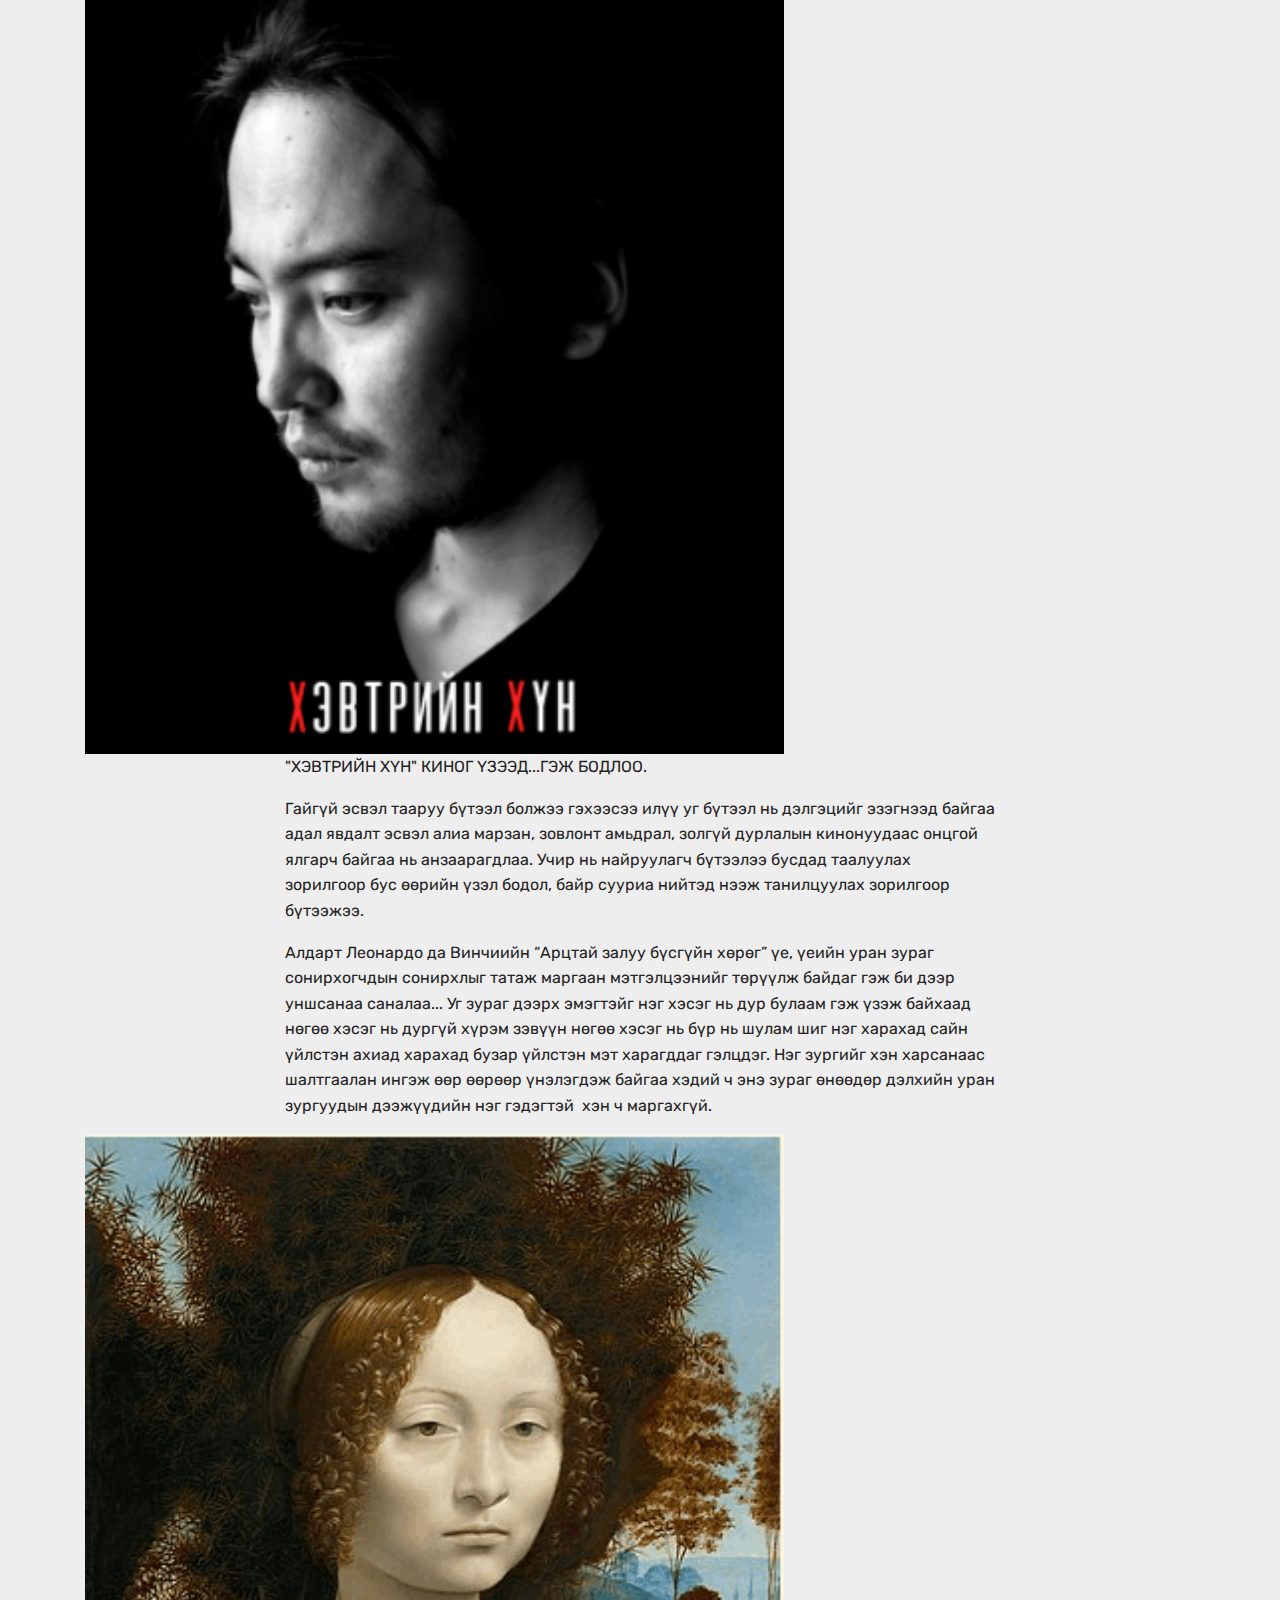
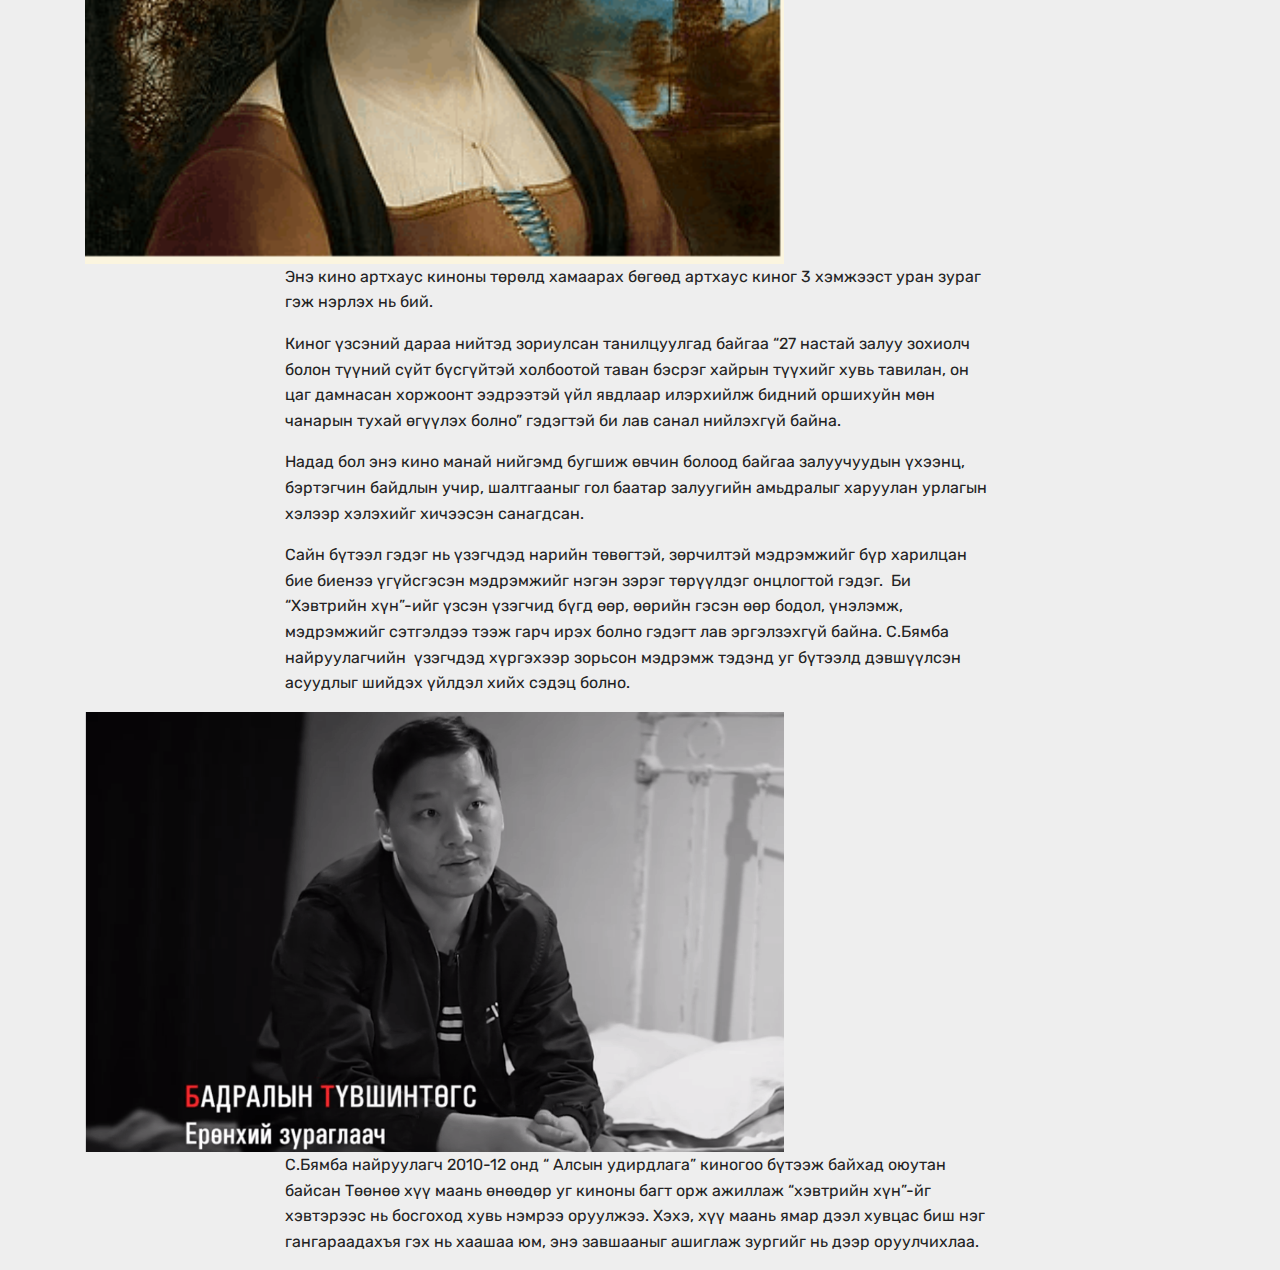
<file: сэтгэлгээний хоцрогдлын шалтгаан.html>
<!DOCTYPE html>
<html  >
<head>
  <!-- Site made with Mobirise Website Builder v4.12.1, https://mobirise.com -->
  <meta charset="UTF-8">
  <meta http-equiv="X-UA-Compatible" content="IE=edge">
  <meta name="generator" content="Mobirise v4.12.1, mobirise.com">
  <meta name="viewport" content="width=device-width, initial-scale=1, minimum-scale=1">
  <link rel="shortcut icon" href="assets/images/logo4.png" type="image/x-icon">
  <meta name="description" content="">
  
  <title>"ХЭВТРИЙН ХҮН"-ИЙ ХЭРЭГ ЮУ ВЭ?</title>
  <link rel="stylesheet" href="assets/bootstrap/css/bootstrap.min.css">
  <link rel="stylesheet" href="assets/bootstrap/css/bootstrap-grid.min.css">
  <link rel="stylesheet" href="assets/bootstrap/css/bootstrap-reboot.min.css">
  <link rel="stylesheet" href="assets/tether/tether.min.css">
  <link rel="stylesheet" href="assets/theme/css/style.css">
  <link rel="preload" as="style" href="assets/mobirise/css/mbr-additional.css"><link rel="stylesheet" href="assets/mobirise/css/mbr-additional.css" type="text/css">
  
  
  
</head>
<body>
  <section class="cid-sflcHg7PRX" id="image3-u">

    

    <figure class="mbr-figure container">
            <div class="image-block" style="width: 63%;">
                <img src="assets/images/hevtriin-hu-1-371x400.png" width="1400" alt="Mobirise" title="">
                
            </div>
    </figure>
</section>

<section class="engine"><a href="https://mobirise.info/k">develop free website</a></section><section class="mbr-section article content1 cid-sflcHhfvPu" id="content1-v">
    
     

    <div class="container">
        <div class="media-container-row">
            <div class="mbr-text col-12 mbr-fonts-style display-7 col-md-8"><p><span style="font-size: 1rem;">"ХЭВТРИЙН ХҮН" КИНОГ ҮЗЭЭД...ГЭЖ БОДЛОО.</span></p><p><span style="font-size: 1rem;"> Гайгүй эсвэл  тааруу бүтээл болжээ гэхээсээ илүү уг бүтээл нь дэлгэцийг эзэгнээд байгаа адал явдалт эсвэл  алиа марзан, зовлонт амьдрал, золгүй дурлалын кинонуудаас онцгой ялгарч байгаа нь анзаарагдлаа. Учир нь найруулагч  бүтээлээ бусдад таалуулах зорилгоор бус өөрийн үзэл бодол, байр сууриа нийтэд нээж танилцуулах зорилгоор бүтээжээ.&nbsp;</span></p><p><span style="font-size: 1rem;">Алдарт   Леонардо да Винчиийн  “Арцтай залуу бүсгүйн хөрөг” үе, үеийн  уран зураг сонирхогчдын сонирхлыг татаж маргаан мэтгэлцээнийг төрүүлж байдаг гэж би дээр уншсанаа саналаа... Уг зураг дээрх эмэгтэйг нэг хэсэг нь дур булаам гэж үзэж байхаад нөгөө хэсэг нь дургүй хүрэм зэвүүн нөгөө хэсэг нь бүр нь шулам шиг нэг харахад сайн үйлстэн ахиад харахад бузар үйлстэн мэт харагддаг гэлцдэг. Нэг зургийг хэн харсанаас шалтгаалан ингэж өөр өөрөөр үнэлэгдэж байгаа хэдий ч энэ зураг өнөөдөр дэлхийн уран зургуудын дээжүүдийн нэг гэдэгтэй &nbsp;хэн ч маргахгүй. &nbsp; &nbsp;&nbsp;</span></p><p></p></div>
        </div>
    </div>
</section>

<section class="cid-sflcHhFxWF" id="image3-w">

    

    <figure class="mbr-figure container">
            <div class="image-block" style="width: 63%;">
                <img src="assets/images/-1-351x366.png" width="1400" alt="Mobirise" title="">
                
            </div>
    </figure>
</section>

<section class="mbr-section article content1 cid-sflcHi6BkQ" id="content1-x">
    
     

    <div class="container">
        <div class="media-container-row">
            <div class="mbr-text col-12 mbr-fonts-style display-7 col-md-8"><p><span style="font-size: 1rem;">Энэ кино артхаус киноны төрөлд хамаарах бөгөөд артхаус киног 3 хэмжээст уран зураг гэж нэрлэх нь бий. &nbsp; &nbsp;</span></p><p><span style="font-size: 1rem;">Киног үзсэний дараа нийтэд зориулсан танилцуулгад байгаа    “27 настай залуу зохиолч болон түүний сүйт бүсгүйтэй холбоотой таван бэсрэг хайрын түүхийг хувь тавилан, он цаг дамнасан хоржоонт ээдрээтэй үйл явдлаар илэрхийлж бидний оршихуйн мөн чанарын тухай өгүүлэх болно” гэдэгтэй би лав санал нийлэхгүй байна.&nbsp;
</span></p><p><span style="font-size: 1rem;">Надад бол энэ кино манай нийгэмд бугшиж өвчин болоод байгаа залуучуудын үхээнц, бэртэгчин байдлын учир, шалтгааныг гол баатар залуугийн амьдралыг харуулан урлагын хэлээр хэлэхийг хичээсэн санагдсан. </span></p><p><span style="font-size: 1rem;">Сайн бүтээл гэдэг нь үзэгчдэд нарийн төвөгтэй, зөрчилтэй мэдрэмжийг  бүр харилцан бие биенээ үгүйсгэсэн мэдрэмжийг нэгэн зэрэг төрүүлдэг онцлогтой гэдэг. &nbsp;Би “Хэвтрийн хүн”-ийг үзсэн үзэгчид бүгд өөр, өөрийн гэсэн өөр бодол, үнэлэмж, мэдрэмжийг сэтгэлдээ тээж гарч ирэх болно гэдэгт  лав эргэлзэхгүй байна. С.Бямба найруулагчийн &nbsp;үзэгчдэд хүргэхээр зорьсон мэдрэмж тэдэнд уг бүтээлд дэвшүүлсэн асуудлыг шийдэх үйлдэл хийх сэдэц болно. &nbsp;</span></p><p></p></div>
        </div>
    </div>
</section>

<section class="cid-sflcHiGFOR" id="image3-y">

    

    <figure class="mbr-figure container">
            <div class="image-block" style="width: 63%;">
                <img src="assets/images/tuunuu-969x610.png" width="1400" alt="Mobirise" title="">
                
            </div>
    </figure>
</section>

<section class="mbr-section article content1 cid-sflcHj3SRf" id="content1-z">
    
     

    <div class="container">
        <div class="media-container-row">
            <div class="mbr-text col-12 mbr-fonts-style display-7 col-md-8"><p>С.Бямба найруулагч 2010-12 онд “ Алсын удирдлага” киногоо бүтээж байхад оюутан байсан Төөнөө хүү маань өнөөдөр уг киноны багт орж ажиллаж “хэвтрийн хүн”-йг хэвтэрээс нь босгоход хувь нэмрээ оруулжээ.  Хэхэ,  хүү маань ямар дээл хувцас биш нэг гангараадахъя гэх нь хаашаа юм, энэ завшааныг ашиглаж зургийг нь дээр оруулчихлаа.</p><p></p></div>
        </div>
    </div>
</section>


  <script src="assets/web/assets/jquery/jquery.min.js"></script>
  <script src="assets/popper/popper.min.js"></script>
  <script src="assets/bootstrap/js/bootstrap.min.js"></script>
  <script src="assets/tether/tether.min.js"></script>
  <script src="assets/smoothscroll/smooth-scroll.js"></script>
  <script src="assets/theme/js/script.js"></script>
  
  
</body>
</html>
</file>
<file: assets/web/assets/mobirise-icons/mobirise-icons.css>
@font-face {
  font-family: 'MobiriseIcons';
  src:  url('mobirise-icons.eot?spat4u');
  src:  url('mobirise-icons.eot?spat4u#iefix') format('embedded-opentype'),
    url('mobirise-icons.ttf?spat4u') format('truetype'),
    url('mobirise-icons.woff?spat4u') format('woff'),
    url('mobirise-icons.svg?spat4u#MobiriseIcons') format('svg');
  font-weight: normal;
  font-style: normal;
  font-display: swap;
}

[class^="mbri-"], [class*=" mbri-"] {
  /* use !important to prevent issues with browser extensions that change fonts */
  font-family: MobiriseIcons !important;
  speak: none;
  font-style: normal;
  font-weight: normal;
  font-variant: normal;
  text-transform: none;
  line-height: 1;

  /* Better Font Rendering =========== */
  -webkit-font-smoothing: antialiased;
  -moz-osx-font-smoothing: grayscale;
}

.mbri-add-submenu:before {
  content: "\e900";
}
.mbri-alert:before {
  content: "\e901";
}
.mbri-align-center:before {
  content: "\e902";
}
.mbri-align-justify:before {
  content: "\e903";
}
.mbri-align-left:before {
  content: "\e904";
}
.mbri-align-right:before {
  content: "\e905";
}
.mbri-android:before {
  content: "\e906";
}
.mbri-apple:before {
  content: "\e907";
}
.mbri-arrow-down:before {
  content: "\e908";
}
.mbri-arrow-next:before {
  content: "\e909";
}
.mbri-arrow-prev:before {
  content: "\e90a";
}
.mbri-arrow-up:before {
  content: "\e90b";
}
.mbri-bold:before {
  content: "\e90c";
}
.mbri-bookmark:before {
  content: "\e90d";
}
.mbri-bootstrap:before {
  content: "\e90e";
}
.mbri-briefcase:before {
  content: "\e90f";
}
.mbri-browse:before {
  content: "\e910";
}
.mbri-bulleted-list:before {
  content: "\e911";
}
.mbri-calendar:before {
  content: "\e912";
}
.mbri-camera:before {
  content: "\e913";
}
.mbri-cart-add:before {
  content: "\e914";
}
.mbri-cart-full:before {
  content: "\e915";
}
.mbri-cash:before {
  content: "\e916";
}
.mbri-change-style:before {
  content: "\e917";
}
.mbri-chat:before {
  content: "\e918";
}
.mbri-clock:before {
  content: "\e919";
}
.mbri-close:before {
  content: "\e91a";
}
.mbri-cloud:before {
  content: "\e91b";
}
.mbri-code:before {
  content: "\e91c";
}
.mbri-contact-form:before {
  content: "\e91d";
}
.mbri-credit-card:before {
  content: "\e91e";
}
.mbri-cursor-click:before {
  content: "\e91f";
}
.mbri-cust-feedback:before {
  content: "\e920";
}
.mbri-database:before {
  content: "\e921";
}
.mbri-delivery:before {
  content: "\e922";
}
.mbri-desktop:before {
  content: "\e923";
}
.mbri-devices:before {
  content: "\e924";
}
.mbri-down:before {
  content: "\e925";
}
.mbri-download:before {
  content: "\e989";
}
.mbri-drag-n-drop:before {
  content: "\e927";
}
.mbri-drag-n-drop2:before {
  content: "\e928";
}
.mbri-edit:before {
  content: "\e929";
}
.mbri-edit2:before {
  content: "\e92a";
}
.mbri-error:before {
  content: "\e92b";
}
.mbri-extension:before {
  content: "\e92c";
}
.mbri-features:before {
  content: "\e92d";
}
.mbri-file:before {
  content: "\e92e";
}
.mbri-flag:before {
  content: "\e92f";
}
.mbri-folder:before {
  content: "\e930";
}
.mbri-gift:before {
  content: "\e931";
}
.mbri-github:before {
  content: "\e932";
}
.mbri-globe:before {
  content: "\e933";
}
.mbri-globe-2:before {
  content: "\e934";
}
.mbri-growing-chart:before {
  content: "\e935";
}
.mbri-hearth:before {
  content: "\e936";
}
.mbri-help:before {
  content: "\e937";
}
.mbri-home:before {
  content: "\e938";
}
.mbri-hot-cup:before {
  content: "\e939";
}
.mbri-idea:before {
  content: "\e93a";
}
.mbri-image-gallery:before {
  content: "\e93b";
}
.mbri-image-slider:before {
  content: "\e93c";
}
.mbri-info:before {
  content: "\e93d";
}
.mbri-italic:before {
  content: "\e93e";
}
.mbri-key:before {
  content: "\e93f";
}
.mbri-laptop:before {
  content: "\e940";
}
.mbri-layers:before {
  content: "\e941";
}
.mbri-left-right:before {
  content: "\e942";
}
.mbri-left:before {
  content: "\e943";
}
.mbri-letter:before {
  content: "\e944";
}
.mbri-like:before {
  content: "\e945";
}
.mbri-link:before {
  content: "\e946";
}
.mbri-lock:before {
  content: "\e947";
}
.mbri-login:before {
  content: "\e948";
}
.mbri-logout:before {
  content: "\e949";
}
.mbri-magic-stick:before {
  content: "\e94a";
}
.mbri-map-pin:before {
  content: "\e94b";
}
.mbri-menu:before {
  content: "\e94c";
}
.mbri-mobile:before {
  content: "\e94d";
}
.mbri-mobile2:before {
  content: "\e94e";
}
.mbri-mobirise:before {
  content: "\e94f";
}
.mbri-more-horizontal:before {
  content: "\e950";
}
.mbri-more-vertical:before {
  content: "\e951";
}
.mbri-music:before {
  content: "\e952";
}
.mbri-new-file:before {
  content: "\e953";
}
.mbri-numbered-list:before {
  content: "\e954";
}
.mbri-opened-folder:before {
  content: "\e955";
}
.mbri-pages:before {
  content: "\e956";
}
.mbri-paper-plane:before {
  content: "\e957";
}
.mbri-paperclip:before {
  content: "\e958";
}
.mbri-photo:before {
  content: "\e959";
}
.mbri-photos:before {
  content: "\e95a";
}
.mbri-pin:before {
  content: "\e95b";
}
.mbri-play:before {
  content: "\e95c";
}
.mbri-plus:before {
  content: "\e95d";
}
.mbri-preview:before {
  content: "\e95e";
}
.mbri-print:before {
  content: "\e95f";
}
.mbri-protect:before {
  content: "\e960";
}
.mbri-question:before {
  content: "\e961";
}
.mbri-quote-left:before {
  content: "\e962";
}
.mbri-quote-right:before {
  content: "\e963";
}
.mbri-refresh:before {
  content: "\e964";
}
.mbri-responsive:before {
  content: "\e965";
}
.mbri-right:before {
  content: "\e966";
}
.mbri-rocket:before {
  content: "\e967";
}
.mbri-sad-face:before {
  content: "\e968";
}
.mbri-sale:before {
  content: "\e969";
}
.mbri-save:before {
  content: "\e96a";
}
.mbri-search:before {
  content: "\e96b";
}
.mbri-setting:before {
  content: "\e96c";
}
.mbri-setting2:before {
  content: "\e96d";
}
.mbri-setting3:before {
  content: "\e96e";
}
.mbri-share:before {
  content: "\e96f";
}
.mbri-shopping-bag:before {
  content: "\e970";
}
.mbri-shopping-basket:before {
  content: "\e971";
}
.mbri-shopping-cart:before {
  content: "\e972";
}
.mbri-sites:before {
  content: "\e973";
}
.mbri-smile-face:before {
  content: "\e974";
}
.mbri-speed:before {
  content: "\e975";
}
.mbri-star:before {
  content: "\e976";
}
.mbri-success:before {
  content: "\e977";
}
.mbri-sun:before {
  content: "\e978";
}
.mbri-sun2:before {
  content: "\e979";
}
.mbri-tablet:before {
  content: "\e97a";
}
.mbri-tablet-vertical:before {
  content: "\e97b";
}
.mbri-target:before {
  content: "\e97c";
}
.mbri-timer:before {
  content: "\e97d";
}
.mbri-to-ftp:before {
  content: "\e97e";
}
.mbri-to-local-drive:before {
  content: "\e97f";
}
.mbri-touch-swipe:before {
  content: "\e980";
}
.mbri-touch:before {
  content: "\e981";
}
.mbri-trash:before {
  content: "\e982";
}
.mbri-underline:before {
  content: "\e983";
}
.mbri-unlink:before {
  content: "\e984";
}
.mbri-unlock:before {
  content: "\e985";
}
.mbri-up-down:before {
  content: "\e986";
}
.mbri-up:before {
  content: "\e987";
}
.mbri-update:before {
  content: "\e988";
}
.mbri-upload:before {
 content: "\e926"; 
}
.mbri-user:before {
  content: "\e98a";
}
.mbri-user2:before {
  content: "\e98b";
}
.mbri-users:before {
  content: "\e98c";
}
.mbri-video:before {
  content: "\e98d";
}
.mbri-video-play:before {
  content: "\e98e";
}
.mbri-watch:before {
  content: "\e98f";
}
.mbri-website-theme:before {
  content: "\e990";
}
.mbri-wifi:before {
  content: "\e991";
}
.mbri-windows:before {
  content: "\e992";
}
.mbri-zoom-out:before {
  content: "\e993";
}
.mbri-redo:before {
  content: "\e994";
}
.mbri-undo:before {
  content: "\e995";
}
</file>
<file: assets/theme/css/style.css>
/*!
 * Mobirise v4 theme (https://mobirise.com/)
 * Copyright 2017 Mobirise
 */
section {
  background-color: #eeeeee; }

body {
  font-style: normal;
  line-height: 1.5; }

section,
.container,
.container-fluid {
  position: relative;
  word-wrap: break-word; }

a.mbr-iconfont:hover {
  text-decoration: none; }

.article .lead p,
.article .lead ul,
.article .lead ol,
.article .lead pre,
.article .lead blockquote {
  margin-bottom: 0; }

ul,
ol,
pre,
blockquote {
  margin-bottom: 2.3125rem; }

pre {
  background: #f4f4f4;
  padding: 10px 24px;
  white-space: pre-wrap; }

.inactive {
  -webkit-user-select: none;
  -moz-user-select: none;
  -ms-user-select: none;
  user-select: none;
  pointer-events: none;
  -webkit-user-drag: none;
  user-drag: none; }

.mbr-section__comments .row {
  justify-content: center;
  -webkit-justify-content: center; }

a {
  font-style: normal;
  font-weight: 400;
  cursor: pointer; }
  a, a:hover {
    text-decoration: none; }

figure {
  margin-bottom: 0; }

body {
  color: #232323; }

h1,
h2,
h3,
h4,
h5,
h6,
.h1,
.h2,
.h3,
.h4,
.h5,
.h6,
.display-1,
.display-2,
.display-3,
.display-4 {
  line-height: 1;
  word-break: break-word;
  word-wrap: break-word; }

.mbr-section-title {
  font-style: normal;
  line-height: 1.2; }

.mbr-section-subtitle {
  line-height: 1.3; }

.mbr-text {
  font-style: normal;
  line-height: 1.6; }

b,
strong {
  font-weight: bold; }

blockquote {
  padding: 10px 0 10px 20px;
  position: relative;
  border-left: 2px solid;
  border-color: #ff3366; }

input:-webkit-autofill, input:-webkit-autofill:hover, input:-webkit-autofill:focus, input:-webkit-autofill:active {
  transition-delay: 9999s;
  transition-property: background-color, color; }

textarea[type='hidden'] {
  display: none; }

body {
  position: relative; }

section {
  background-position: 50% 50%;
  background-repeat: no-repeat;
  background-size: cover; }
  section .mbr-background-video,
  section .mbr-background-video-preview {
    position: absolute;
    bottom: 0;
    left: 0;
    right: 0;
    top: 0; }

.hidden {
  visibility: hidden; }

.mbr-z-index20 {
  z-index: 20; }

/*! Base colors */
.mbr-white {
  color: #ffffff; }

.mbr-black {
  color: #000000; }

.mbr-bg-white {
  background-color: #ffffff; }

.mbr-bg-black {
  background-color: #000000; }

/*! Text-aligns */
.align-left {
  text-align: left; }

.align-center {
  text-align: center; }

.align-right {
  text-align: right; }

@media (max-width: 767px) {
  .align-left,
  .align-center,
  .align-right,
  .mbr-section-btn,
  .mbr-section-title {
    text-align: center; } }
/*! Font-weight  */
.mbr-light {
  font-weight: 300; }

.mbr-regular {
  font-weight: 400; }

.mbr-semibold {
  font-weight: 500; }

.mbr-bold {
  font-weight: 700; }

/*! Media  */
.media-size-item {
  -webkit-flex: 1 1 auto;
  -moz-flex: 1 1 auto;
  -ms-flex: 1 1 auto;
  -o-flex: 1 1 auto;
  flex: 1 1 auto; }

.media-content {
  -webkit-flex-basis: 100%;
  flex-basis: 100%; }

.media-container-row {
  display: -ms-flexbox;
  display: -webkit-flex;
  display: flex;
  -webkit-flex-direction: row;
  -ms-flex-direction: row;
  flex-direction: row;
  -webkit-flex-wrap: wrap;
  -ms-flex-wrap: wrap;
  flex-wrap: wrap;
  -webkit-justify-content: center;
  -ms-flex-pack: center;
  justify-content: center;
  -webkit-align-content: center;
  -ms-flex-line-pack: center;
  align-content: center;
  -webkit-align-items: start;
  -ms-flex-align: start;
  align-items: start; }
  .media-container-row .media-size-item {
    width: 400px; }

.media-container-column {
  display: -ms-flexbox;
  display: -webkit-flex;
  display: flex;
  -webkit-flex-direction: column;
  -ms-flex-direction: column;
  flex-direction: column;
  -webkit-flex-wrap: wrap;
  -ms-flex-wrap: wrap;
  flex-wrap: wrap;
  -webkit-justify-content: center;
  -ms-flex-pack: center;
  justify-content: center;
  -webkit-align-content: center;
  -ms-flex-line-pack: center;
  align-content: center;
  -webkit-align-items: stretch;
  -ms-flex-align: stretch;
  align-items: stretch; }
  .media-container-column > * {
    width: 100%; }

@media (min-width: 992px) {
  .media-container-row {
    -webkit-flex-wrap: nowrap;
    -ms-flex-wrap: nowrap;
    flex-wrap: nowrap; } }
figure {
  overflow: hidden; }

figure[mbr-media-size] {
  transition: width 0.1s; }

.mbr-figure img,
.mbr-figure iframe {
  display: block;
  width: 100%; }

.card {
  background-color: transparent;
  border: none; }

.card-box {
  width: 100%; }

.card-img {
  text-align: center;
  flex-shrink: 0;
  -webkit-flex-shrink: 0; }

.media {
  max-width: 100%;
  margin: 0 auto; }

.mbr-figure {
  -ms-flex-item-align: center;
  -ms-grid-row-align: center;
  -webkit-align-self: center;
  align-self: center; }

.media-container > div {
  max-width: 100%; }

.mbr-figure img,
.card-img img {
  width: 100%; }

@media (max-width: 991px) {
  .media-size-item {
    width: auto !important; }

  .media {
    width: auto; }

  .mbr-figure {
    width: 100% !important; } }
/*! Buttons */
.btn {
  font-weight: 500;
  border-width: 2px;
  font-style: normal;
  letter-spacing: 1px;
  margin: .4rem .8rem;
  white-space: normal;
  -webkit-transition: all .3s ease-in-out;
  -moz-transition: all .3s ease-in-out;
  transition: all .3s ease-in-out;
  display: inline-flex;
  align-items: center;
  justify-content: center;
  word-break: break-word;
  -webkit-align-items: center;
  -webkit-justify-content: center;
  display: -webkit-inline-flex; }

.btn-sm {
  font-weight: 500;
  letter-spacing: 1px;
  -webkit-transition: all .3s ease-in-out;
  -moz-transition: all .3s ease-in-out;
  transition: all .3s ease-in-out; }

.btn-md {
  font-weight: 500;
  letter-spacing: 1px;
  margin: .4rem .8rem !important;
  -webkit-transition: all .3s ease-in-out;
  -moz-transition: all .3s ease-in-out;
  transition: all .3s ease-in-out; }

.btn-lg {
  font-weight: 500;
  letter-spacing: 1px;
  margin: .4rem .8rem !important;
  -webkit-transition: all .3s ease-in-out;
  -moz-transition: all .3s ease-in-out;
  transition: all .3s ease-in-out; }

.mbr-section-btn {
  margin-left: -0.25rem;
  margin-right: -0.25rem;
  font-size: 0; }

nav .mbr-section-btn {
  margin-left: 0rem;
  margin-right: 0rem; }

.btn-form {
  border-radius: 0; }
  .btn-form:hover {
    cursor: pointer; }

/*! Btn icon margin */
.btn .mbr-iconfont,
.btn.btn-sm .mbr-iconfont {
  cursor: pointer;
  margin-right: 0.5rem; }

.btn.btn-md .mbr-iconfont,
.btn.btn-md .mbr-iconfont {
  margin-right: 0.8rem; }

.mbr-regular {
  font-weight: 400; }

.mbr-semibold {
  font-weight: 500; }

.mbr-bold {
  font-weight: 700; }

[type='submit'] {
  -webkit-appearance: none; }

/*! Full-screen */
.mbr-fullscreen .mbr-overlay {
  min-height: 100vh; }

.mbr-fullscreen {
  display: flex;
  display: -webkit-flex;
  display: -moz-flex;
  display: -ms-flex;
  display: -o-flex;
  align-items: center;
  -webkit-align-items: center;
  min-height: 100vh;
  padding-top: 3rem;
  padding-bottom: 3rem; }

/*! Map */
.map {
  height: 25rem;
  position: relative; }
  .map iframe {
    width: 100%;
    height: 100%; }

.mbr-overlay {
  background-color: #000;
  bottom: 0;
  left: 0;
  opacity: .5;
  position: absolute;
  right: 0;
  top: 0;
  z-index: 0;
  pointer-events: none; }

/* Form */
blockquote {
  font-style: italic;
  padding: 10px 0 10px 20px;
  font-size: 1.09rem;
  position: relative;
  border-width: 3px; }

.form-control {
  background-color: #f5f5f5;
  box-shadow: none;
  color: #565656;
  line-height: 1.43;
  min-height: 3.5em;
  padding: 1.07em .5em; }
  .form-control, .form-control:focus {
    border: 1px solid #e8e8e8; }
  .form-active .form-control:invalid {
    border-color: red; }

.form-control-label {
  position: relative;
  cursor: pointer;
  margin-bottom: .357em;
  padding: 0; }

.alert {
  color: #ffffff;
  border-radius: 0;
  border: 0;
  font-size: .875rem;
  line-height: 1.5;
  margin-bottom: 1.875rem;
  padding: 1.25rem;
  position: relative; }
  .alert.alert-form::after {
    background-color: inherit;
    bottom: -7px;
    content: "";
    display: block;
    height: 14px;
    left: 50%;
    margin-left: -7px;
    position: absolute;
    transform: rotate(45deg);
    width: 14px;
    -webkit-transform: rotate(45deg); }

.form-asterisk {
  font-family: initial;
  position: absolute;
  top: -2px;
  font-weight: normal; }

/*! Scroll to top arrow */
#scrollToTop a i:before {
  content: '';
  position: absolute;
  height: 40%;
  top: 25%;
  background: #fff;
  width: 2px;
  left: calc(50% - 1px); }
#scrollToTop a i:after {
  content: '';
  position: absolute;
  display: block;
  border-top: 2px solid #fff;
  border-right: 2px solid #fff;
  width: 40%;
  height: 40%;
  left: 30%;
  bottom: 30%;
  transform: rotate(135deg);
  -webkit-transform: rotate(135deg); }

.mbr-arrow-up {
  bottom: 25px;
  right: 90px;
  position: fixed;
  text-align: right;
  z-index: 5000;
  color: #ffffff;
  font-size: 32px;
  transform: rotate(180deg);
  -webkit-transform: rotate(180deg); }

.mbr-arrow-up a {
  background: rgba(0, 0, 0, 0.2);
  border-radius: 3px;
  color: #fff;
  display: inline-block;
  height: 60px;
  width: 60px;
  outline-style: none !important;
  position: relative;
  text-decoration: none;
  transition: all 0.3s ease-in-out;
  cursor: pointer;
  text-align: center; }
  .mbr-arrow-up a:hover {
    background-color: rgba(0, 0, 0, 0.4); }
  .mbr-arrow-up a i {
    line-height: 60px; }

.mbr-arrow-up-icon {
  display: block;
  color: #fff; }

.mbr-arrow-up-icon::before {
  content: '\203a';
  display: inline-block;
  font-family: serif;
  font-size: 32px;
  line-height: 1;
  font-style: normal;
  position: relative;
  top: 6px;
  left: -4px;
  -webkit-transform: rotate(-90deg);
  transform: rotate(-90deg); }

/*! Arrow Down */
.mbr-arrow {
  position: absolute;
  bottom: 45px;
  left: 50%;
  width: 60px;
  height: 60px;
  cursor: pointer;
  background-color: rgba(80, 80, 80, 0.5);
  border-radius: 50%;
  -webkit-transform: translateX(-50%);
  transform: translateX(-50%); }
  .mbr-arrow > a {
    display: inline-block;
    text-decoration: none;
    outline-style: none;
    -webkit-animation: arrowdown 1.7s ease-in-out infinite;
    animation: arrowdown 1.7s ease-in-out infinite; }
    .mbr-arrow > a > i {
      position: absolute;
      top: -2px;
      left: 15px;
      font-size: 2rem; }

@keyframes arrowdown {
  0% {
    transform: translateY(0px);
    -webkit-transform: translateY(0px); }
  50% {
    transform: translateY(-5px);
    -webkit-transform: translateY(-5px); }
  100% {
    transform: translateY(0px);
    -webkit-transform: translateY(0px); } }
@-webkit-keyframes arrowdown {
  0% {
    transform: translateY(0px);
    -webkit-transform: translateY(0px); }
  50% {
    transform: translateY(-5px);
    -webkit-transform: translateY(-5px); }
  100% {
    transform: translateY(0px);
    -webkit-transform: translateY(0px); } }
@media (max-width: 500px) {
  .mbr-arrow-up {
    left: 50%;
    right: auto;
    transform: translateX(-50%) rotate(180deg);
    -webkit-transform: translateX(-50%) rotate(180deg); } }
/*Gradients animation*/
@keyframes gradient-animation {
  from {
    background-position: 0% 100%;
    animation-timing-function: ease-in-out; }
  to {
    background-position: 100% 0%;
    animation-timing-function: ease-in-out; } }
@-webkit-keyframes gradient-animation {
  from {
    background-position: 0% 100%;
    animation-timing-function: ease-in-out; }
  to {
    background-position: 100% 0%;
    animation-timing-function: ease-in-out; } }
.bg-gradient {
  background-size: 200% 200%;
  animation: gradient-animation 5s infinite alternate;
  -webkit-animation: gradient-animation 5s infinite alternate; }

.menu .navbar-brand {
  display: -webkit-flex; }
  .menu .navbar-brand span {
    display: flex;
    display: -webkit-flex; }
  .menu .navbar-brand .navbar-caption-wrap {
    display: -webkit-flex; }
  .menu .navbar-brand .navbar-logo img {
    display: -webkit-flex; }
@media (min-width: 768px) and (max-width: 1023px) {
  .menu .navbar-toggleable-sm .navbar-nav {
    display: -webkit-box;
    display: -webkit-flex;
    display: -ms-flexbox; } }
@media (max-width: 1023px) {
  .menu .navbar-collapse {
    max-height: 93.5vh; }
    .menu .navbar-collapse.show {
      overflow: auto; } }
@media (min-width: 1024px) {
  .menu .navbar-nav.nav-dropdown {
    display: -webkit-flex; }
  .menu .navbar-toggleable-sm .navbar-collapse {
    display: -webkit-flex !important; }
  .menu .collapsed .navbar-collapse {
    max-height: 93.5vh; }
    .menu .collapsed .navbar-collapse.show {
      overflow: auto; } }
@media (max-width: 767px) {
  .menu .navbar-collapse {
    max-height: 80vh; } }

/* Others*/
.note-check a[data-value=Rubik] {
  font-style: normal; }

.mbr-arrow a {
  color: #ffffff; }

@media (max-width: 767px) {
  .mbr-arrow {
    display: none; } }
.navbar {
  display: -webkit-flex;
  -webkit-flex-wrap: wrap;
  -webkit-align-items: center;
  -webkit-justify-content: space-between; }

.navbar-collapse {
  -webkit-flex-basis: 100%;
  -webkit-flex-grow: 1;
  -webkit-align-items: center; }

.nav-dropdown .link {
  padding: 0.667em 1.667em !important;
  margin: 0 !important; }

.nav {
  display: -webkit-flex;
  -webkit-flex-wrap: wrap; }

.row {
  display: -webkit-flex;
  -webkit-flex-wrap: wrap; }

.justify-content-center {
  -webkit-justify-content: center; }

.form-inline {
  display: -webkit-flex;
  -webkit-flex-flow: row wrap;
  -webkit-align-items: center; }

.card-wrapper {
  -webkit-flex: 1; }

.carousel-control {
  z-index: 10;
  display: -webkit-flex;
  -webkit-align-items: center;
  -webkit-justify-content: center; }

.carousel-controls {
  display: -webkit-flex; }

.media {
  display: -webkit-flex; }

.form-group:focus {
  outline: none; }

.jq-selectbox__select {
  padding: 1.07em 0.5em;
  position: absolute;
  top: 0;
  left: 0;
  width: 100%; }

.jq-selectbox__dropdown {
  position: absolute;
  top: 100% !important;
  left: 0 !important;
  width: 100% !important; }

.jq-selectbox__trigger-arrow {
  transform: translateY(-50%); }

.jq-selectbox li {
  padding: 1.07em 0.5em; }

input[type='range'] {
  padding-left: 0 !important;
  padding-right: 0 !important; }

.modal-dialog,
.modal-content {
  height: 100%; }

.modal-dialog .carousel-inner {
  height: calc(100vh - 1.75rem); }
  @media (max-width: 575px) {
    .modal-dialog .carousel-inner {
      height: calc(100vh - 1rem); } }

.carousel-item {
  text-align: center; }

.carousel-item img {
  margin: auto; }

.navbar-toggler {
  -webkit-align-self: flex-start;
  -ms-flex-item-align: start;
  align-self: flex-start;
  padding: 0.25rem 0.75rem;
  font-size: 1.25rem;
  line-height: 1;
  background: transparent;
  border: 1px solid transparent;
  -webkit-border-radius: 0.25rem;
  border-radius: 0.25rem; }

.navbar-toggler:focus,
.navbar-toggler:hover {
  text-decoration: none; }

.navbar-toggler-icon {
  display: inline-block;
  width: 1.5em;
  height: 1.5em;
  vertical-align: middle;
  content: '';
  background: no-repeat center center;
  -webkit-background-size: 100% 100%;
  -o-background-size: 100% 100%;
  background-size: 100% 100%; }

.navbar-toggler-left {
  position: absolute;
  left: 1rem; }

.navbar-toggler-right {
  position: absolute;
  right: 1rem; }

@media (max-width: 575px) {
  .navbar-toggleable .navbar-nav .dropdown-menu {
    position: static;
    float: none; }

  .navbar-toggleable > .container {
    padding-right: 0;
    padding-left: 0; } }
@media (min-width: 576px) {
  .navbar-toggleable {
    -webkit-box-orient: horizontal;
    -webkit-box-direction: normal;
    -webkit-flex-direction: row;
    -ms-flex-direction: row;
    flex-direction: row;
    -webkit-flex-wrap: nowrap;
    -ms-flex-wrap: nowrap;
    flex-wrap: nowrap;
    -webkit-box-align: center;
    -webkit-align-items: center;
    -ms-flex-align: center;
    align-items: center; }

  .navbar-toggleable .navbar-nav {
    -webkit-box-orient: horizontal;
    -webkit-box-direction: normal;
    -webkit-flex-direction: row;
    -ms-flex-direction: row;
    flex-direction: row; }

  .navbar-toggleable .navbar-nav .nav-link {
    padding-right: 0.5rem;
    padding-left: 0.5rem; }

  .navbar-toggleable > .container {
    display: -webkit-box;
    display: -webkit-flex;
    display: -ms-flexbox;
    display: flex;
    -webkit-flex-wrap: nowrap;
    -ms-flex-wrap: nowrap;
    flex-wrap: nowrap;
    -webkit-box-align: center;
    -webkit-align-items: center;
    -ms-flex-align: center;
    align-items: center; }

  .navbar-toggleable .navbar-collapse {
    display: -webkit-box !important;
    display: -webkit-flex !important;
    display: -ms-flexbox !important;
    display: flex !important;
    width: 100%; }

  .navbar-toggleable .navbar-toggler {
    display: none; } }
@media (max-width: 767px) {
  .navbar-toggleable-sm .navbar-nav .dropdown-menu {
    position: static;
    float: none; }

  .navbar-toggleable-sm > .container {
    padding-right: 0;
    padding-left: 0; } }
@media (min-width: 768px) {
  .navbar-toggleable-sm {
    -webkit-box-orient: horizontal;
    -webkit-box-direction: normal;
    -webkit-flex-direction: row;
    -ms-flex-direction: row;
    flex-direction: row;
    -webkit-flex-wrap: nowrap;
    -ms-flex-wrap: nowrap;
    flex-wrap: nowrap;
    -webkit-box-align: center;
    -webkit-align-items: center;
    -ms-flex-align: center;
    align-items: center; }

  .navbar-toggleable-sm .navbar-nav {
    -webkit-box-orient: horizontal;
    -webkit-box-direction: normal;
    -webkit-flex-direction: row;
    -ms-flex-direction: row;
    flex-direction: row; }

  .navbar-toggleable-sm .navbar-nav .nav-link {
    padding-right: 0.5rem;
    padding-left: 0.5rem; }

  .navbar-toggleable-sm > .container {
    display: -webkit-box;
    display: -webkit-flex;
    display: -ms-flexbox;
    display: flex;
    -webkit-flex-wrap: nowrap;
    -ms-flex-wrap: nowrap;
    flex-wrap: nowrap;
    -webkit-box-align: center;
    -webkit-align-items: center;
    -ms-flex-align: center;
    align-items: center; }

  .navbar-toggleable-sm .navbar-collapse {
    display: none;
    width: 100%; }

  .navbar-toggleable-sm .navbar-toggler {
    display: none; } }
@media (max-width: 1023px) {
  .navbar-toggleable-md .navbar-nav .dropdown-menu {
    position: static;
    float: none; }

  .navbar-toggleable-md > .container {
    padding-right: 0;
    padding-left: 0; } }
@media (min-width: 1024px) {
  .navbar-toggleable-md {
    -webkit-box-orient: horizontal;
    -webkit-box-direction: normal;
    -webkit-flex-direction: row;
    -ms-flex-direction: row;
    flex-direction: row;
    -webkit-flex-wrap: nowrap;
    -ms-flex-wrap: nowrap;
    flex-wrap: nowrap;
    -webkit-box-align: center;
    -webkit-align-items: center;
    -ms-flex-align: center;
    align-items: center; }

  .navbar-toggleable-md .navbar-nav {
    -webkit-box-orient: horizontal;
    -webkit-box-direction: normal;
    -webkit-flex-direction: row;
    -ms-flex-direction: row;
    flex-direction: row; }

  .navbar-toggleable-md .navbar-nav .nav-link {
    padding-right: 0.5rem;
    padding-left: 0.5rem; }

  .navbar-toggleable-md > .container {
    display: -webkit-box;
    display: -webkit-flex;
    display: -ms-flexbox;
    display: flex;
    -webkit-flex-wrap: nowrap;
    -ms-flex-wrap: nowrap;
    flex-wrap: nowrap;
    -webkit-box-align: center;
    -webkit-align-items: center;
    -ms-flex-align: center;
    align-items: center; }

  .navbar-toggleable-md .navbar-collapse {
    display: -webkit-box !important;
    display: -webkit-flex !important;
    display: -ms-flexbox !important;
    display: flex !important;
    width: 100%; }

  .navbar-toggleable-md .navbar-toggler {
    display: none; } }
@media (max-width: 1199px) {
  .navbar-toggleable-lg .navbar-nav .dropdown-menu {
    position: static;
    float: none; }

  .navbar-toggleable-lg > .container {
    padding-right: 0;
    padding-left: 0; } }
@media (min-width: 1200px) {
  .navbar-toggleable-lg {
    -webkit-box-orient: horizontal;
    -webkit-box-direction: normal;
    -webkit-flex-direction: row;
    -ms-flex-direction: row;
    flex-direction: row;
    -webkit-flex-wrap: nowrap;
    -ms-flex-wrap: nowrap;
    flex-wrap: nowrap;
    -webkit-box-align: center;
    -webkit-align-items: center;
    -ms-flex-align: center;
    align-items: center; }

  .navbar-toggleable-lg .navbar-nav {
    -webkit-box-orient: horizontal;
    -webkit-box-direction: normal;
    -webkit-flex-direction: row;
    -ms-flex-direction: row;
    flex-direction: row; }

  .navbar-toggleable-lg .navbar-nav .nav-link {
    padding-right: 0.5rem;
    padding-left: 0.5rem; }

  .navbar-toggleable-lg > .container {
    display: -webkit-box;
    display: -webkit-flex;
    display: -ms-flexbox;
    display: flex;
    -webkit-flex-wrap: nowrap;
    -ms-flex-wrap: nowrap;
    flex-wrap: nowrap;
    -webkit-box-align: center;
    -webkit-align-items: center;
    -ms-flex-align: center;
    align-items: center; }

  .navbar-toggleable-lg .navbar-collapse {
    display: -webkit-box !important;
    display: -webkit-flex !important;
    display: -ms-flexbox !important;
    display: flex !important;
    width: 100%; }

  .navbar-toggleable-lg .navbar-toggler {
    display: none; } }
.navbar-toggleable-xl {
  -webkit-box-orient: horizontal;
  -webkit-box-direction: normal;
  -webkit-flex-direction: row;
  -ms-flex-direction: row;
  flex-direction: row;
  -webkit-flex-wrap: nowrap;
  -ms-flex-wrap: nowrap;
  flex-wrap: nowrap;
  -webkit-box-align: center;
  -webkit-align-items: center;
  -ms-flex-align: center;
  align-items: center; }

.navbar-toggleable-xl .navbar-nav .dropdown-menu {
  position: static;
  float: none; }

.navbar-toggleable-xl > .container {
  padding-right: 0;
  padding-left: 0; }

.navbar-toggleable-xl .navbar-nav {
  -webkit-box-orient: horizontal;
  -webkit-box-direction: normal;
  -webkit-flex-direction: row;
  -ms-flex-direction: row;
  flex-direction: row; }

.navbar-toggleable-xl .navbar-nav .nav-link {
  padding-right: 0.5rem;
  padding-left: 0.5rem; }

.navbar-toggleable-xl > .container {
  display: -webkit-box;
  display: -webkit-flex;
  display: -ms-flexbox;
  display: flex;
  -webkit-flex-wrap: nowrap;
  -ms-flex-wrap: nowrap;
  flex-wrap: nowrap;
  -webkit-box-align: center;
  -webkit-align-items: center;
  -ms-flex-align: center;
  align-items: center; }

.navbar-toggleable-xl .navbar-collapse {
  display: -webkit-box !important;
  display: -webkit-flex !important;
  display: -ms-flexbox !important;
  display: flex !important;
  width: 100%; }

.navbar-toggleable-xl .navbar-toggler {
  display: none; }

.card-img {
  width: auto; }

.menu .navbar.collapsed:not(.beta-menu) {
  flex-direction: column;
  -webkit-flex-direction: column; }

.carousel-item.active,
.carousel-item-next,
.carousel-item-prev {
  display: -webkit-box;
  display: -webkit-flex;
  display: -ms-flexbox;
  display: flex; }

.note-air-layout .dropup .dropdown-menu,
.note-air-layout .navbar-fixed-bottom .dropdown .dropdown-menu {
  bottom: initial !important; }

html,
body {
  height: auto;
  min-height: 100vh; }

.dropup .dropdown-toggle::after {
  display: none; }

/*# sourceMappingURL=style.css.map */
.engine {
	position: absolute;
	text-indent: -2400px;
	text-align: center;
	padding: 0;
	top: 0;
	left: -2400px;
}
</file>
<file: assets/mobirise/css/mbr-additional.css>
@import url(https://fonts.googleapis.com/css?family=Rubik:300,400,500,600,700,800,900,300i,400i,500i,600i,700i,800i,900i&display=swap);





body {
  font-family: Rubik;
}
.display-1 {
  font-family: 'Rubik', sans-serif;
  font-size: 4.25rem;
  font-display: swap;
}
.display-1 > .mbr-iconfont {
  font-size: 6.8rem;
}
.display-2 {
  font-family: 'Rubik', sans-serif;
  font-size: 3rem;
  font-display: swap;
}
.display-2 > .mbr-iconfont {
  font-size: 4.8rem;
}
.display-4 {
  font-family: 'Rubik', sans-serif;
  font-size: 1rem;
  font-display: swap;
}
.display-4 > .mbr-iconfont {
  font-size: 1.6rem;
}
.display-5 {
  font-family: 'Rubik', sans-serif;
  font-size: 1.5rem;
  font-display: swap;
}
.display-5 > .mbr-iconfont {
  font-size: 2.4rem;
}
.display-7 {
  font-family: 'Rubik', sans-serif;
  font-size: 1rem;
  font-display: swap;
}
.display-7 > .mbr-iconfont {
  font-size: 1.6rem;
}
/* ---- Fluid typography for mobile devices ---- */
/* 1.4 - font scale ratio ( bootstrap == 1.42857 ) */
/* 100vw - current viewport width */
/* (48 - 20)  48 == 48rem == 768px, 20 == 20rem == 320px(minimal supported viewport) */
/* 0.65 - min scale variable, may vary */
@media (max-width: 768px) {
  .display-1 {
    font-size: 3.4rem;
    font-size: calc( 2.1374999999999997rem + (4.25 - 2.1374999999999997) * ((100vw - 20rem) / (48 - 20)));
    line-height: calc( 1.4 * (2.1374999999999997rem + (4.25 - 2.1374999999999997) * ((100vw - 20rem) / (48 - 20))));
  }
  .display-2 {
    font-size: 2.4rem;
    font-size: calc( 1.7rem + (3 - 1.7) * ((100vw - 20rem) / (48 - 20)));
    line-height: calc( 1.4 * (1.7rem + (3 - 1.7) * ((100vw - 20rem) / (48 - 20))));
  }
  .display-4 {
    font-size: 0.8rem;
    font-size: calc( 1rem + (1 - 1) * ((100vw - 20rem) / (48 - 20)));
    line-height: calc( 1.4 * (1rem + (1 - 1) * ((100vw - 20rem) / (48 - 20))));
  }
  .display-5 {
    font-size: 1.2rem;
    font-size: calc( 1.175rem + (1.5 - 1.175) * ((100vw - 20rem) / (48 - 20)));
    line-height: calc( 1.4 * (1.175rem + (1.5 - 1.175) * ((100vw - 20rem) / (48 - 20))));
  }
}
/* Buttons */
.btn {
  padding: 1rem 3rem;
  border-radius: 3px;
}
.btn-sm {
  padding: 0.6rem 1.5rem;
  border-radius: 3px;
}
.btn-md {
  padding: 1rem 3rem;
  border-radius: 3px;
}
.btn-lg {
  padding: 1.2rem 3.2rem;
  border-radius: 3px;
}
.bg-primary {
  background-color: #149dcc !important;
}
.bg-success {
  background-color: #f7ed4a !important;
}
.bg-info {
  background-color: #82786e !important;
}
.bg-warning {
  background-color: #879a9f !important;
}
.bg-danger {
  background-color: #b1a374 !important;
}
.btn-primary,
.btn-primary:active {
  background-color: #149dcc !important;
  border-color: #149dcc !important;
  color: #ffffff !important;
}
.btn-primary:hover,
.btn-primary:focus,
.btn-primary.focus,
.btn-primary.active {
  color: #ffffff !important;
  background-color: #0d6786 !important;
  border-color: #0d6786 !important;
}
.btn-primary.disabled,
.btn-primary:disabled {
  color: #ffffff !important;
  background-color: #0d6786 !important;
  border-color: #0d6786 !important;
}
.btn-secondary,
.btn-secondary:active {
  background-color: #ff3366 !important;
  border-color: #ff3366 !important;
  color: #ffffff !important;
}
.btn-secondary:hover,
.btn-secondary:focus,
.btn-secondary.focus,
.btn-secondary.active {
  color: #ffffff !important;
  background-color: #e50039 !important;
  border-color: #e50039 !important;
}
.btn-secondary.disabled,
.btn-secondary:disabled {
  color: #ffffff !important;
  background-color: #e50039 !important;
  border-color: #e50039 !important;
}
.btn-info,
.btn-info:active {
  background-color: #82786e !important;
  border-color: #82786e !important;
  color: #ffffff !important;
}
.btn-info:hover,
.btn-info:focus,
.btn-info.focus,
.btn-info.active {
  color: #ffffff !important;
  background-color: #59524b !important;
  border-color: #59524b !important;
}
.btn-info.disabled,
.btn-info:disabled {
  color: #ffffff !important;
  background-color: #59524b !important;
  border-color: #59524b !important;
}
.btn-success,
.btn-success:active {
  background-color: #f7ed4a !important;
  border-color: #f7ed4a !important;
  color: #3f3c03 !important;
}
.btn-success:hover,
.btn-success:focus,
.btn-success.focus,
.btn-success.active {
  color: #3f3c03 !important;
  background-color: #eadd0a !important;
  border-color: #eadd0a !important;
}
.btn-success.disabled,
.btn-success:disabled {
  color: #3f3c03 !important;
  background-color: #eadd0a !important;
  border-color: #eadd0a !important;
}
.btn-warning,
.btn-warning:active {
  background-color: #879a9f !important;
  border-color: #879a9f !important;
  color: #ffffff !important;
}
.btn-warning:hover,
.btn-warning:focus,
.btn-warning.focus,
.btn-warning.active {
  color: #ffffff !important;
  background-color: #617479 !important;
  border-color: #617479 !important;
}
.btn-warning.disabled,
.btn-warning:disabled {
  color: #ffffff !important;
  background-color: #617479 !important;
  border-color: #617479 !important;
}
.btn-danger,
.btn-danger:active {
  background-color: #b1a374 !important;
  border-color: #b1a374 !important;
  color: #ffffff !important;
}
.btn-danger:hover,
.btn-danger:focus,
.btn-danger.focus,
.btn-danger.active {
  color: #ffffff !important;
  background-color: #8b7d4e !important;
  border-color: #8b7d4e !important;
}
.btn-danger.disabled,
.btn-danger:disabled {
  color: #ffffff !important;
  background-color: #8b7d4e !important;
  border-color: #8b7d4e !important;
}
.btn-white {
  color: #333333 !important;
}
.btn-white,
.btn-white:active {
  background-color: #ffffff !important;
  border-color: #ffffff !important;
  color: #808080 !important;
}
.btn-white:hover,
.btn-white:focus,
.btn-white.focus,
.btn-white.active {
  color: #808080 !important;
  background-color: #d9d9d9 !important;
  border-color: #d9d9d9 !important;
}
.btn-white.disabled,
.btn-white:disabled {
  color: #808080 !important;
  background-color: #d9d9d9 !important;
  border-color: #d9d9d9 !important;
}
.btn-black,
.btn-black:active {
  background-color: #333333 !important;
  border-color: #333333 !important;
  color: #ffffff !important;
}
.btn-black:hover,
.btn-black:focus,
.btn-black.focus,
.btn-black.active {
  color: #ffffff !important;
  background-color: #0d0d0d !important;
  border-color: #0d0d0d !important;
}
.btn-black.disabled,
.btn-black:disabled {
  color: #ffffff !important;
  background-color: #0d0d0d !important;
  border-color: #0d0d0d !important;
}
.btn-primary-outline,
.btn-primary-outline:active {
  background: none;
  border-color: #0b566f;
  color: #0b566f;
}
.btn-primary-outline:hover,
.btn-primary-outline:focus,
.btn-primary-outline.focus,
.btn-primary-outline.active {
  color: #ffffff;
  background-color: #149dcc;
  border-color: #149dcc;
}
.btn-primary-outline.disabled,
.btn-primary-outline:disabled {
  color: #ffffff !important;
  background-color: #149dcc !important;
  border-color: #149dcc !important;
}
.btn-secondary-outline,
.btn-secondary-outline:active {
  background: none;
  border-color: #cc0033;
  color: #cc0033;
}
.btn-secondary-outline:hover,
.btn-secondary-outline:focus,
.btn-secondary-outline.focus,
.btn-secondary-outline.active {
  color: #ffffff;
  background-color: #ff3366;
  border-color: #ff3366;
}
.btn-secondary-outline.disabled,
.btn-secondary-outline:disabled {
  color: #ffffff !important;
  background-color: #ff3366 !important;
  border-color: #ff3366 !important;
}
.btn-info-outline,
.btn-info-outline:active {
  background: none;
  border-color: #4b453f;
  color: #4b453f;
}
.btn-info-outline:hover,
.btn-info-outline:focus,
.btn-info-outline.focus,
.btn-info-outline.active {
  color: #ffffff;
  background-color: #82786e;
  border-color: #82786e;
}
.btn-info-outline.disabled,
.btn-info-outline:disabled {
  color: #ffffff !important;
  background-color: #82786e !important;
  border-color: #82786e !important;
}
.btn-success-outline,
.btn-success-outline:active {
  background: none;
  border-color: #d2c609;
  color: #d2c609;
}
.btn-success-outline:hover,
.btn-success-outline:focus,
.btn-success-outline.focus,
.btn-success-outline.active {
  color: #3f3c03;
  background-color: #f7ed4a;
  border-color: #f7ed4a;
}
.btn-success-outline.disabled,
.btn-success-outline:disabled {
  color: #3f3c03 !important;
  background-color: #f7ed4a !important;
  border-color: #f7ed4a !important;
}
.btn-warning-outline,
.btn-warning-outline:active {
  background: none;
  border-color: #55666b;
  color: #55666b;
}
.btn-warning-outline:hover,
.btn-warning-outline:focus,
.btn-warning-outline.focus,
.btn-warning-outline.active {
  color: #ffffff;
  background-color: #879a9f;
  border-color: #879a9f;
}
.btn-warning-outline.disabled,
.btn-warning-outline:disabled {
  color: #ffffff !important;
  background-color: #879a9f !important;
  border-color: #879a9f !important;
}
.btn-danger-outline,
.btn-danger-outline:active {
  background: none;
  border-color: #7a6e45;
  color: #7a6e45;
}
.btn-danger-outline:hover,
.btn-danger-outline:focus,
.btn-danger-outline.focus,
.btn-danger-outline.active {
  color: #ffffff;
  background-color: #b1a374;
  border-color: #b1a374;
}
.btn-danger-outline.disabled,
.btn-danger-outline:disabled {
  color: #ffffff !important;
  background-color: #b1a374 !important;
  border-color: #b1a374 !important;
}
.btn-black-outline,
.btn-black-outline:active {
  background: none;
  border-color: #000000;
  color: #000000;
}
.btn-black-outline:hover,
.btn-black-outline:focus,
.btn-black-outline.focus,
.btn-black-outline.active {
  color: #ffffff;
  background-color: #333333;
  border-color: #333333;
}
.btn-black-outline.disabled,
.btn-black-outline:disabled {
  color: #ffffff !important;
  background-color: #333333 !important;
  border-color: #333333 !important;
}
.btn-white-outline,
.btn-white-outline:active,
.btn-white-outline.active {
  background: none;
  border-color: #ffffff;
  color: #ffffff;
}
.btn-white-outline:hover,
.btn-white-outline:focus,
.btn-white-outline.focus {
  color: #333333;
  background-color: #ffffff;
  border-color: #ffffff;
}
.text-primary {
  color: #149dcc !important;
}
.text-secondary {
  color: #ff3366 !important;
}
.text-success {
  color: #f7ed4a !important;
}
.text-info {
  color: #82786e !important;
}
.text-warning {
  color: #879a9f !important;
}
.text-danger {
  color: #b1a374 !important;
}
.text-white {
  color: #ffffff !important;
}
.text-black {
  color: #000000 !important;
}
a.text-primary:hover,
a.text-primary:focus {
  color: #0b566f !important;
}
a.text-secondary:hover,
a.text-secondary:focus {
  color: #cc0033 !important;
}
a.text-success:hover,
a.text-success:focus {
  color: #d2c609 !important;
}
a.text-info:hover,
a.text-info:focus {
  color: #4b453f !important;
}
a.text-warning:hover,
a.text-warning:focus {
  color: #55666b !important;
}
a.text-danger:hover,
a.text-danger:focus {
  color: #7a6e45 !important;
}
a.text-white:hover,
a.text-white:focus {
  color: #b3b3b3 !important;
}
a.text-black:hover,
a.text-black:focus {
  color: #4d4d4d !important;
}
.alert-success {
  background-color: #70c770;
}
.alert-info {
  background-color: #82786e;
}
.alert-warning {
  background-color: #879a9f;
}
.alert-danger {
  background-color: #b1a374;
}
.mbr-section-btn a.btn:not(.btn-form) {
  border-radius: 100px;
}
.mbr-section-btn a.btn:not(.btn-form):hover,
.mbr-section-btn a.btn:not(.btn-form):focus {
  box-shadow: none !important;
}
.mbr-section-btn a.btn:not(.btn-form):hover,
.mbr-section-btn a.btn:not(.btn-form):focus {
  box-shadow: 0 10px 40px 0 rgba(0, 0, 0, 0.2) !important;
  -webkit-box-shadow: 0 10px 40px 0 rgba(0, 0, 0, 0.2) !important;
}
.mbr-gallery-filter li a {
  border-radius: 100px !important;
}
.mbr-gallery-filter li.active .btn {
  background-color: #149dcc;
  border-color: #149dcc;
  color: #ffffff;
}
.mbr-gallery-filter li.active .btn:focus {
  box-shadow: none;
}
.nav-tabs .nav-link {
  border-radius: 100px !important;
}
a,
a:hover {
  color: #149dcc;
}
.mbr-plan-header.bg-primary .mbr-plan-subtitle,
.mbr-plan-header.bg-primary .mbr-plan-price-desc {
  color: #b4e6f8;
}
.mbr-plan-header.bg-success .mbr-plan-subtitle,
.mbr-plan-header.bg-success .mbr-plan-price-desc {
  color: #ffffff;
}
.mbr-plan-header.bg-info .mbr-plan-subtitle,
.mbr-plan-header.bg-info .mbr-plan-price-desc {
  color: #beb8b2;
}
.mbr-plan-header.bg-warning .mbr-plan-subtitle,
.mbr-plan-header.bg-warning .mbr-plan-price-desc {
  color: #ced6d8;
}
.mbr-plan-header.bg-danger .mbr-plan-subtitle,
.mbr-plan-header.bg-danger .mbr-plan-price-desc {
  color: #dfd9c6;
}
/* Scroll to top button*/
.scrollToTop_wraper {
  display: none;
}
.form-control {
  font-family: 'Rubik', sans-serif;
  font-size: 1rem;
  font-display: swap;
}
.form-control > .mbr-iconfont {
  font-size: 1.6rem;
}
blockquote {
  border-color: #149dcc;
}
/* Forms */
.mbr-form .btn {
  margin: .4rem 0;
}
.mbr-form .input-group-btn a.btn {
  border-radius: 100px !important;
}
.mbr-form .input-group-btn a.btn:hover {
  box-shadow: 0 10px 40px 0 rgba(0, 0, 0, 0.2);
}
.mbr-form .input-group-btn button[type="submit"] {
  border-radius: 100px !important;
  padding: 1rem 3rem;
}
.mbr-form .input-group-btn button[type="submit"]:hover {
  box-shadow: 0 10px 40px 0 rgba(0, 0, 0, 0.2);
}
.form2 .form-control {
  border-top-left-radius: 100px;
  border-bottom-left-radius: 100px;
}
.form2 .input-group-btn a.btn {
  border-top-left-radius: 0 !important;
  border-bottom-left-radius: 0 !important;
}
.form2 .input-group-btn button[type="submit"] {
  border-top-left-radius: 0 !important;
  border-bottom-left-radius: 0 !important;
}
.form3 input[type="email"] {
  border-radius: 100px !important;
}
@media (max-width: 349px) {
  .form2 input[type="email"] {
    border-radius: 100px !important;
  }
  .form2 .input-group-btn a.btn {
    border-radius: 100px !important;
  }
  .form2 .input-group-btn button[type="submit"] {
    border-radius: 100px !important;
  }
}
@media (max-width: 767px) {
  .btn {
    font-size: .75rem !important;
  }
  .btn .mbr-iconfont {
    font-size: 1rem !important;
  }
}
/* Footer */
.mbr-footer-content li::before,
.mbr-footer .mbr-contacts li::before {
  background: #149dcc;
}
.mbr-footer-content li a:hover,
.mbr-footer .mbr-contacts li a:hover {
  color: #149dcc;
}
.footer3 input[type="email"],
.footer4 input[type="email"] {
  border-radius: 100px !important;
}
.footer3 .input-group-btn a.btn,
.footer4 .input-group-btn a.btn {
  border-radius: 100px !important;
}
.footer3 .input-group-btn button[type="submit"],
.footer4 .input-group-btn button[type="submit"] {
  border-radius: 100px !important;
}
/* Headers*/
.header13 .form-inline input[type="email"],
.header14 .form-inline input[type="email"] {
  border-radius: 100px;
}
.header13 .form-inline input[type="text"],
.header14 .form-inline input[type="text"] {
  border-radius: 100px;
}
.header13 .form-inline input[type="tel"],
.header14 .form-inline input[type="tel"] {
  border-radius: 100px;
}
.header13 .form-inline a.btn,
.header14 .form-inline a.btn {
  border-radius: 100px;
}
.header13 .form-inline button,
.header14 .form-inline button {
  border-radius: 100px !important;
}
@media screen and (-ms-high-contrast: active), (-ms-high-contrast: none) {
  .card-wrapper {
    flex: auto !important;
  }
}
.jq-selectbox li:hover,
.jq-selectbox li.selected {
  background-color: #149dcc;
  color: #ffffff;
}
.jq-selectbox .jq-selectbox__trigger-arrow,
.jq-number__spin.minus:after,
.jq-number__spin.plus:after {
  transition: 0.4s;
  border-top-color: currentColor;
  border-bottom-color: currentColor;
}
.jq-selectbox:hover .jq-selectbox__trigger-arrow,
.jq-number__spin.minus:hover:after,
.jq-number__spin.plus:hover:after {
  border-top-color: #149dcc;
  border-bottom-color: #149dcc;
}
.xdsoft_datetimepicker .xdsoft_calendar td.xdsoft_default,
.xdsoft_datetimepicker .xdsoft_calendar td.xdsoft_current,
.xdsoft_datetimepicker .xdsoft_timepicker .xdsoft_time_box > div > div.xdsoft_current {
  color: #ffffff !important;
  background-color: #149dcc !important;
  box-shadow: none !important;
}
.xdsoft_datetimepicker .xdsoft_calendar td:hover,
.xdsoft_datetimepicker .xdsoft_timepicker .xdsoft_time_box > div > div:hover {
  color: #ffffff !important;
  background: #ff3366 !important;
  box-shadow: none !important;
}
.lazy-bg {
  background-image: none !important;
}
.lazy-placeholder:not(section),
.lazy-none {
  display: block;
  position: relative;
  padding-bottom: 56.25%;
}
iframe.lazy-placeholder,
.lazy-placeholder:after {
  content: '';
  position: absolute;
  width: 100px;
  height: 100px;
  background: transparent no-repeat center;
  background-size: contain;
  top: 50%;
  left: 50%;
  transform: translateX(-50%) translateY(-50%);
  background-image: url("data:image/svg+xml;charset=UTF-8,%3csvg width='32' height='32' viewBox='0 0 64 64' xmlns='http://www.w3.org/2000/svg' stroke='%23149dcc' %3e%3cg fill='none' fill-rule='evenodd'%3e%3cg transform='translate(16 16)' stroke-width='2'%3e%3ccircle stroke-opacity='.5' cx='16' cy='16' r='16'/%3e%3cpath d='M32 16c0-9.94-8.06-16-16-16'%3e%3canimateTransform attributeName='transform' type='rotate' from='0 16 16' to='360 16 16' dur='1s' repeatCount='indefinite'/%3e%3c/path%3e%3c/g%3e%3c/g%3e%3c/svg%3e");
}
section.lazy-placeholder:after {
  opacity: 0.3;
}
.cid-sAKKXeb5EY {
  background-image: url("../../../assets/images/bitcoin-6-297x265.png");
}
.cid-sAzlavJzhe {
  padding-top: 15px;
  padding-bottom: 15px;
  background-color: #ffffff;
}
.cid-sAzlavJzhe .mbr-section-subtitle {
  color: #767676;
  text-align: left;
}
.cid-sAzlavJzhe H2 {
  color: #073b4c;
}
.cid-sAzkKWGUKu {
  padding-top: 15px;
  padding-bottom: 0px;
  background: linear-gradient(45deg, #0f7699, #cc2952);
}
.cid-sAzkKWGUKu .list-group-item {
  padding: .75rem 3.25rem;
}
.cid-sAzkKWGUKu .plan {
  word-break: break-word;
  position: relative;
  max-width: 300px;
  padding-right: 0;
  padding-left: 0;
  color: #767676;
}
.cid-sAzkKWGUKu .plan .list-group-item {
  position: relative;
  -webkit-justify-content: center;
  justify-content: center;
  border: 0;
}
.cid-sAzkKWGUKu .plan .list-group-item::after {
  position: absolute;
  bottom: 0;
  left: 20%;
  width: 60%;
  height: 2px;
  content: "";
  background-color: #eaeaea;
}
.cid-sAzkKWGUKu .plan .list-group-item:last-child::after {
  display: none;
}
.cid-sAzkKWGUKu .plan-header {
  padding-left: 1rem;
  padding-right: 1rem;
}
.cid-sAzkKWGUKu .plan-header,
.cid-sAzkKWGUKu .plan-body {
  background-color: #fff;
}
.cid-sAzkKWGUKu .price-figure {
  font-weight: 700;
  color: #232323;
}
.cid-sAzkKWGUKu .price-value {
  font-weight: 700;
  vertical-align: top;
}
@media (max-width: 550px) {
  .cid-sAzkKWGUKu .price-figure {
    font-size: 4.25rem;
  }
}
.cid-sAzkKWGUKu .plan-title {
  color: #149dcc;
}
.cid-sAzkPkcpBy {
  padding-top: 15px;
  padding-bottom: 0px;
  background: linear-gradient(45deg, #0f7699, #cc2952);
}
.cid-sAzkPkcpBy .list-group-item {
  padding: .75rem 3.25rem;
}
.cid-sAzkPkcpBy .plan {
  word-break: break-word;
  position: relative;
  max-width: 300px;
  padding-right: 0;
  padding-left: 0;
  color: #767676;
}
.cid-sAzkPkcpBy .plan .list-group-item {
  position: relative;
  -webkit-justify-content: center;
  justify-content: center;
  border: 0;
}
.cid-sAzkPkcpBy .plan .list-group-item::after {
  position: absolute;
  bottom: 0;
  left: 20%;
  width: 60%;
  height: 2px;
  content: "";
  background-color: #eaeaea;
}
.cid-sAzkPkcpBy .plan .list-group-item:last-child::after {
  display: none;
}
.cid-sAzkPkcpBy .plan-header {
  padding-left: 1rem;
  padding-right: 1rem;
}
.cid-sAzkPkcpBy .plan-header,
.cid-sAzkPkcpBy .plan-body {
  background-color: #fff;
}
.cid-sAzkPkcpBy .price-figure {
  font-weight: 700;
  color: #232323;
}
.cid-sAzkPkcpBy .price-value {
  font-weight: 700;
  vertical-align: top;
}
@media (max-width: 550px) {
  .cid-sAzkPkcpBy .price-figure {
    font-size: 4.25rem;
  }
}
.cid-sAzkPkcpBy .plan-title {
  color: #149dcc;
}
.cid-sAzMJIi7rU {
  padding-top: 15px;
  padding-bottom: 0px;
  background-color: #ffffff;
}
.cid-sAzMJIi7rU .mbr-section-subtitle {
  color: #767676;
  text-align: left;
}
.cid-sAA4TEnQw4 {
  padding-top: 15px;
  padding-bottom: 15px;
  background-color: #073b4c;
}
@media (min-width: 992px) {
  .cid-sAA4TEnQw4 .mbr-figure {
    padding-left: 4rem;
  }
}
@media (max-width: 992px) {
  .cid-sAA4TEnQw4 .mbr-figure {
    padding-top: 1rem;
  }
}
.cid-sAA4TEnQw4 .mbr-text {
  color: #ffffff;
  text-align: left;
}
.cid-sAzNUzlhIE {
  padding-top: 60px;
  padding-bottom: 60px;
  background-color: #ffffff;
}
.cid-sAzNUzlhIE .mbr-section-subtitle {
  color: #767676;
  text-align: left;
}
.cid-sAzQbKXw5a {
  padding-top: 15px;
  padding-bottom: 0px;
  background-color: #ffffff;
}
.cid-sAzQbKXw5a .mbr-section-subtitle {
  color: #767676;
  text-align: left;
}
.cid-sAzSvZUtvM {
  padding-top: 15px;
  padding-bottom: 0px;
  background-color: #ffffff;
}
.cid-sAzSvZUtvM .mbr-section-subtitle {
  color: #767676;
}
.cid-sAzSAJj8MZ {
  padding-top: 0px;
  padding-bottom: 0px;
  background-color: #ffffff;
}
@media (min-width: 992px) {
  .cid-sAzSAJj8MZ .mbr-figure {
    padding-right: 4rem;
  }
}
@media (max-width: 991px) {
  .cid-sAzSAJj8MZ .mbr-figure {
    padding-bottom: 1rem;
  }
}
.cid-sAzSAJj8MZ .mbr-text {
  color: #767676;
}
.cid-sAAs6DNvZV {
  padding-top: 60px;
  padding-bottom: 60px;
  background-color: #ffffff;
}
.cid-sAAs6DNvZV .mbr-section-subtitle {
  color: #767676;
  text-align: left;
}
.cid-sDNqGCbGdV {
  padding-top: 15px;
  padding-bottom: 0px;
  background-color: #149dcc;
  background: linear-gradient(45deg, #149dcc, #232323);
}
@media (min-width: 992px) {
  .cid-sDNqGCbGdV .mbr-figure {
    padding-right: 4rem;
  }
}
@media (max-width: 991px) {
  .cid-sDNqGCbGdV .mbr-figure {
    padding-bottom: 3rem;
  }
}
@media (max-width: 767px) {
  .cid-sDNqGCbGdV .mbr-text {
    text-align: center;
  }
}
.cid-sDMGaDp6rz {
  padding-top: 0px;
  padding-bottom: 0px;
  background-color: #ffffff;
}
.cid-sDMGaDp6rz .mbr-section-subtitle {
  color: #767676;
}
.cid-sDMGaDp6rz H2 {
  color: #0f7699;
}
.cid-sDMfaMF17s {
  padding-top: 0px;
  padding-bottom: 0px;
  background-color: #efefef;
}
.cid-sDMfaMF17s h4 {
  font-weight: 500;
  margin-bottom: 0;
  text-align: left;
}
.cid-sDMfaMF17s p {
  color: #767676;
  margin: 0;
}
.cid-sDMfaMF17s .card-box {
  background-color: #ffffff;
  background-color: transparent;
}
.cid-sDMfaMF17s .mbr-section-btn {
  padding-top: 1rem;
}
.cid-sDMfaMF17s .card-wrapper {
  position: relative;
  box-shadow: 0px 0px 0px 0px rgba(0, 0, 0, 0);
  transition: box-shadow 0.3s;
}
.cid-sDMfaMF17s .wrapper {
  height: 100%;
  display: flex;
  flex-direction: column;
  justify-content: flex-start;
}
.cid-sDMfaMF17s .border_wrapper {
  border-left: 1px solid #efefef;
  padding-left: 2rem;
}
@media (max-width: 991px) {
  .cid-sDMfaMF17s .border_wrapper {
    border-left: none;
    padding-left: 0;
  }
  .cid-sDMfaMF17s .mbr-section-btn a {
    padding: 1rem 2rem;
  }
  .cid-sDMfaMF17s .mbr-figure {
    padding-bottom: 2rem;
  }
}
@media (max-width: 767px) {
  .cid-sDMfaMF17s .wrapper {
    align-items: center;
    text-align: center;
  }
  .cid-sDMfaMF17s .col-left h4 {
    padding-top: 1rem;
  }
  .cid-sDMfaMF17s p.col-right {
    padding-top: 1rem;
  }
}
.cid-sDMfaMF17s .card-title {
  color: #0f7699;
}
.cid-sDMIDoeVwf {
  padding-top: 0px;
  padding-bottom: 0px;
  background-color: #efefef;
}
.cid-sDMIDoeVwf h4 {
  font-weight: 500;
  margin-bottom: 0;
  text-align: left;
}
.cid-sDMIDoeVwf p {
  color: #767676;
  margin: 0;
}
.cid-sDMIDoeVwf .card-box {
  background-color: #ffffff;
  background-color: transparent;
}
.cid-sDMIDoeVwf .mbr-section-btn {
  padding-top: 1rem;
}
.cid-sDMIDoeVwf .card-wrapper {
  position: relative;
  box-shadow: 0px 0px 0px 0px rgba(0, 0, 0, 0);
  transition: box-shadow 0.3s;
}
.cid-sDMIDoeVwf .wrapper {
  height: 100%;
  display: flex;
  flex-direction: column;
  justify-content: flex-start;
}
.cid-sDMIDoeVwf .border_wrapper {
  border-left: 1px solid #efefef;
  padding-left: 2rem;
}
@media (max-width: 991px) {
  .cid-sDMIDoeVwf .border_wrapper {
    border-left: none;
    padding-left: 0;
  }
  .cid-sDMIDoeVwf .mbr-section-btn a {
    padding: 1rem 2rem;
  }
  .cid-sDMIDoeVwf .mbr-figure {
    padding-bottom: 2rem;
  }
}
@media (max-width: 767px) {
  .cid-sDMIDoeVwf .wrapper {
    align-items: center;
    text-align: center;
  }
  .cid-sDMIDoeVwf .col-left h4 {
    padding-top: 1rem;
  }
  .cid-sDMIDoeVwf p.col-right {
    padding-top: 1rem;
  }
}
.cid-sDMIDoeVwf .card-title {
  color: #0f7699;
}
.cid-sDMPIydHtC {
  padding-top: 0px;
  padding-bottom: 0px;
  background-color: #efefef;
}
.cid-sDMPIydHtC h4 {
  font-weight: 500;
  margin-bottom: 0;
  text-align: left;
}
.cid-sDMPIydHtC p {
  color: #767676;
  margin: 0;
}
.cid-sDMPIydHtC .card-box {
  background-color: #ffffff;
  background-color: transparent;
}
.cid-sDMPIydHtC .mbr-section-btn {
  padding-top: 1rem;
}
.cid-sDMPIydHtC .card-wrapper {
  position: relative;
  box-shadow: 0px 0px 0px 0px rgba(0, 0, 0, 0);
  transition: box-shadow 0.3s;
}
.cid-sDMPIydHtC .wrapper {
  height: 100%;
  display: flex;
  flex-direction: column;
  justify-content: flex-start;
}
.cid-sDMPIydHtC .border_wrapper {
  border-left: 1px solid #efefef;
  padding-left: 2rem;
}
@media (max-width: 991px) {
  .cid-sDMPIydHtC .border_wrapper {
    border-left: none;
    padding-left: 0;
  }
  .cid-sDMPIydHtC .mbr-section-btn a {
    padding: 1rem 2rem;
  }
  .cid-sDMPIydHtC .mbr-figure {
    padding-bottom: 2rem;
  }
}
@media (max-width: 767px) {
  .cid-sDMPIydHtC .wrapper {
    align-items: center;
    text-align: center;
  }
  .cid-sDMPIydHtC .col-left h4 {
    padding-top: 1rem;
  }
  .cid-sDMPIydHtC p.col-right {
    padding-top: 1rem;
  }
}
.cid-sDMPIydHtC .card-title {
  color: #0f7699;
}
.cid-sDMQsYiAwR {
  padding-top: 0px;
  padding-bottom: 0px;
  background-color: #efefef;
}
.cid-sDMQsYiAwR h4 {
  font-weight: 500;
  margin-bottom: 0;
  text-align: left;
}
.cid-sDMQsYiAwR p {
  color: #767676;
  margin: 0;
}
.cid-sDMQsYiAwR .card-box {
  background-color: #ffffff;
  background-color: transparent;
}
.cid-sDMQsYiAwR .mbr-section-btn {
  padding-top: 1rem;
}
.cid-sDMQsYiAwR .card-wrapper {
  position: relative;
  box-shadow: 0px 0px 0px 0px rgba(0, 0, 0, 0);
  transition: box-shadow 0.3s;
}
.cid-sDMQsYiAwR .wrapper {
  height: 100%;
  display: flex;
  flex-direction: column;
  justify-content: flex-start;
}
.cid-sDMQsYiAwR .border_wrapper {
  border-left: 1px solid #efefef;
  padding-left: 2rem;
}
@media (max-width: 991px) {
  .cid-sDMQsYiAwR .border_wrapper {
    border-left: none;
    padding-left: 0;
  }
  .cid-sDMQsYiAwR .mbr-section-btn a {
    padding: 1rem 2rem;
  }
  .cid-sDMQsYiAwR .mbr-figure {
    padding-bottom: 2rem;
  }
}
@media (max-width: 767px) {
  .cid-sDMQsYiAwR .wrapper {
    align-items: center;
    text-align: center;
  }
  .cid-sDMQsYiAwR .col-left h4 {
    padding-top: 1rem;
  }
  .cid-sDMQsYiAwR p.col-right {
    padding-top: 1rem;
  }
}
.cid-sDMQsYiAwR .card-title {
  color: #0f7699;
}
.cid-sDMNaVKNm3 {
  padding-top: 0px;
  padding-bottom: 0px;
  background-color: #ffffff;
}
.cid-sDMNaVKNm3 .mbr-section-subtitle {
  color: #767676;
}
.cid-sDMNaVKNm3 H2 {
  color: #0f7699;
}
.cid-sDMSE8IqFk {
  padding-top: 90px;
  padding-bottom: 0px;
  background-color: #efefef;
}
.cid-sDMSE8IqFk h4 {
  font-weight: 500;
  margin-bottom: 0;
  text-align: left;
}
.cid-sDMSE8IqFk p {
  color: #767676;
  margin: 0;
}
.cid-sDMSE8IqFk .card-box {
  background-color: #ffffff;
  background-color: transparent;
}
.cid-sDMSE8IqFk .mbr-section-btn {
  padding-top: 1rem;
}
.cid-sDMSE8IqFk .card-wrapper {
  position: relative;
  box-shadow: 0px 0px 0px 0px rgba(0, 0, 0, 0);
  transition: box-shadow 0.3s;
}
.cid-sDMSE8IqFk .wrapper {
  height: 100%;
  display: flex;
  flex-direction: column;
  justify-content: flex-start;
}
.cid-sDMSE8IqFk .border_wrapper {
  border-left: 1px solid #efefef;
  padding-left: 2rem;
}
@media (max-width: 991px) {
  .cid-sDMSE8IqFk .border_wrapper {
    border-left: none;
    padding-left: 0;
  }
  .cid-sDMSE8IqFk .mbr-section-btn a {
    padding: 1rem 2rem;
  }
  .cid-sDMSE8IqFk .mbr-figure {
    padding-bottom: 2rem;
  }
}
@media (max-width: 767px) {
  .cid-sDMSE8IqFk .wrapper {
    align-items: center;
    text-align: center;
  }
  .cid-sDMSE8IqFk .col-left h4 {
    padding-top: 1rem;
  }
  .cid-sDMSE8IqFk p.col-right {
    padding-top: 1rem;
  }
}
.cid-sDMSE8IqFk .card-title {
  color: #0f7699;
}
.cid-sDN83MATBX {
  padding-top: 0px;
  padding-bottom: 0px;
  background-color: #efefef;
}
.cid-sDN83MATBX h4 {
  font-weight: 500;
  margin-bottom: 0;
  text-align: left;
}
.cid-sDN83MATBX p {
  color: #767676;
  margin: 0;
}
.cid-sDN83MATBX .card-box {
  background-color: #ffffff;
  background-color: transparent;
}
.cid-sDN83MATBX .mbr-section-btn {
  padding-top: 1rem;
}
.cid-sDN83MATBX .card-wrapper {
  position: relative;
  box-shadow: 0px 0px 0px 0px rgba(0, 0, 0, 0);
  transition: box-shadow 0.3s;
}
.cid-sDN83MATBX .wrapper {
  height: 100%;
  display: flex;
  flex-direction: column;
  justify-content: flex-start;
}
.cid-sDN83MATBX .border_wrapper {
  border-left: 1px solid #efefef;
  padding-left: 2rem;
}
@media (max-width: 991px) {
  .cid-sDN83MATBX .border_wrapper {
    border-left: none;
    padding-left: 0;
  }
  .cid-sDN83MATBX .mbr-section-btn a {
    padding: 1rem 2rem;
  }
  .cid-sDN83MATBX .mbr-figure {
    padding-bottom: 2rem;
  }
}
@media (max-width: 767px) {
  .cid-sDN83MATBX .wrapper {
    align-items: center;
    text-align: center;
  }
  .cid-sDN83MATBX .col-left h4 {
    padding-top: 1rem;
  }
  .cid-sDN83MATBX p.col-right {
    padding-top: 1rem;
  }
}
.cid-sDN83MATBX .card-title {
  color: #0f7699;
}
.cid-sDNa0gdA6T {
  padding-top: 0px;
  padding-bottom: 0px;
  background-color: #efefef;
}
.cid-sDNa0gdA6T h4 {
  font-weight: 500;
  margin-bottom: 0;
  text-align: left;
}
.cid-sDNa0gdA6T p {
  color: #767676;
  margin: 0;
}
.cid-sDNa0gdA6T .card-box {
  background-color: #ffffff;
  background-color: transparent;
}
.cid-sDNa0gdA6T .mbr-section-btn {
  padding-top: 1rem;
}
.cid-sDNa0gdA6T .card-wrapper {
  position: relative;
  box-shadow: 0px 0px 0px 0px rgba(0, 0, 0, 0);
  transition: box-shadow 0.3s;
}
.cid-sDNa0gdA6T .wrapper {
  height: 100%;
  display: flex;
  flex-direction: column;
  justify-content: flex-start;
}
.cid-sDNa0gdA6T .border_wrapper {
  border-left: 1px solid #efefef;
  padding-left: 2rem;
}
@media (max-width: 991px) {
  .cid-sDNa0gdA6T .border_wrapper {
    border-left: none;
    padding-left: 0;
  }
  .cid-sDNa0gdA6T .mbr-section-btn a {
    padding: 1rem 2rem;
  }
  .cid-sDNa0gdA6T .mbr-figure {
    padding-bottom: 2rem;
  }
}
@media (max-width: 767px) {
  .cid-sDNa0gdA6T .wrapper {
    align-items: center;
    text-align: center;
  }
  .cid-sDNa0gdA6T .col-left h4 {
    padding-top: 1rem;
  }
  .cid-sDNa0gdA6T p.col-right {
    padding-top: 1rem;
  }
}
.cid-sDNa0gdA6T .card-title {
  color: #0f7699;
}
</file>
